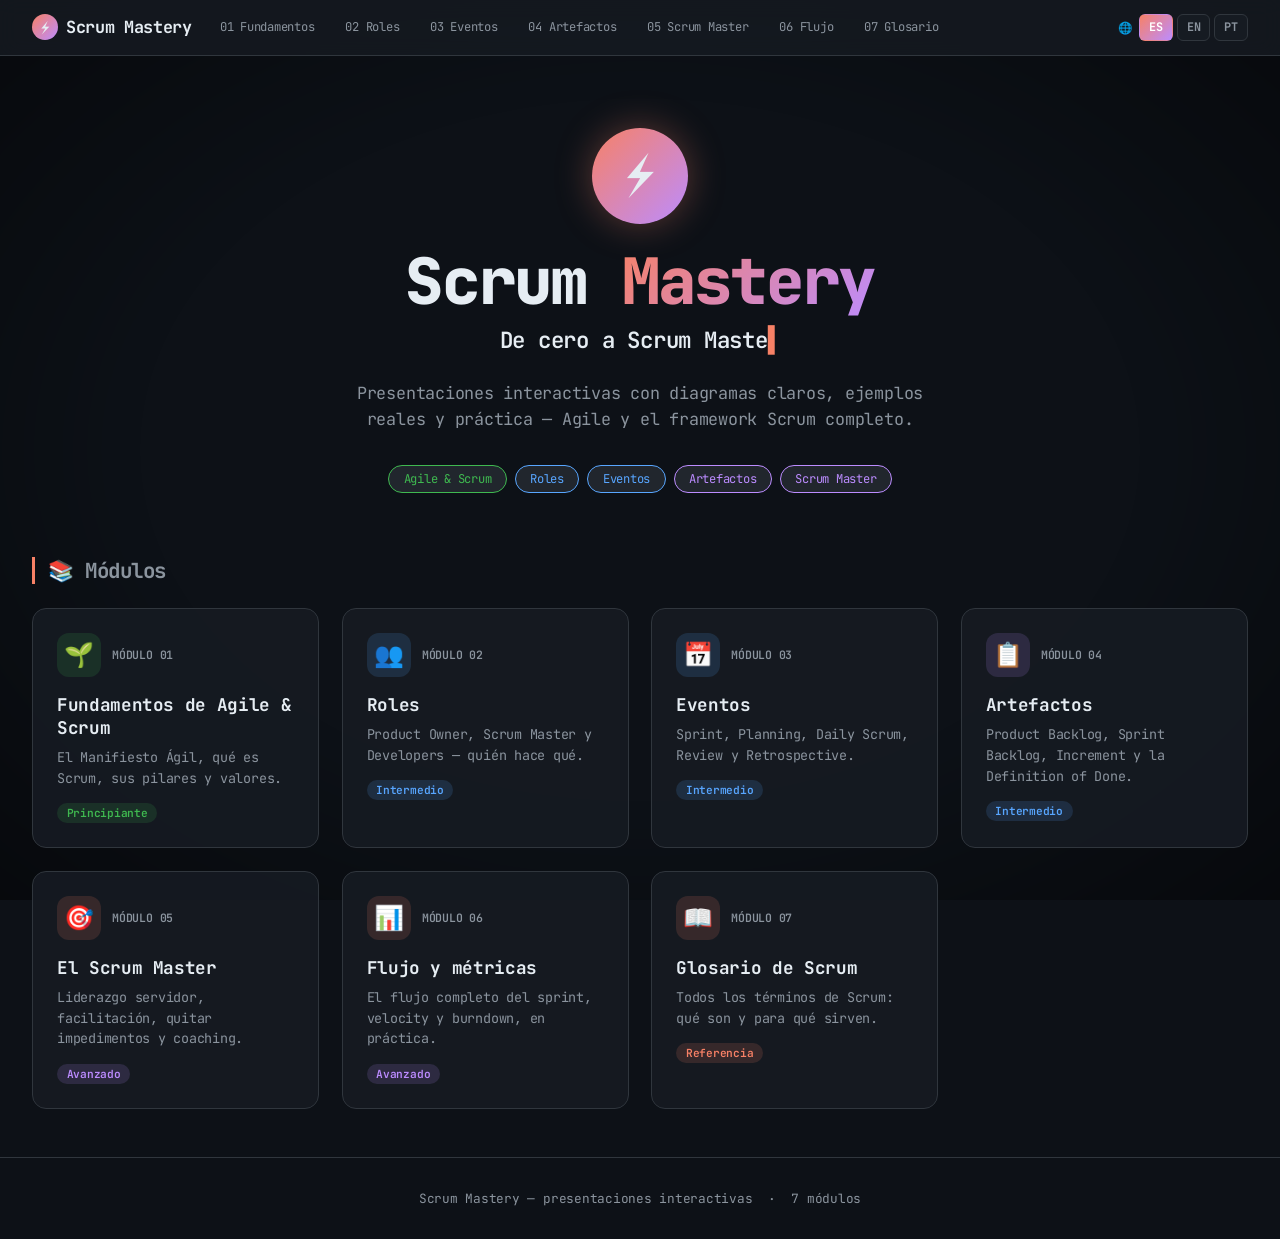
<file: index.html>
<!DOCTYPE html>
<html lang="es">
<head>
<meta charset="UTF-8">
<meta name="viewport" content="width=device-width, initial-scale=1.0">
<title>Scrum Mastery — De Cero a Scrum Master</title>
<link rel="preconnect" href="https://fonts.googleapis.com">
<link rel="preconnect" href="https://fonts.gstatic.com" crossorigin>
<link href="https://fonts.googleapis.com/css2?family=JetBrains+Mono:wght@400;500;600;700;800&display=swap" rel="stylesheet">
<style>
  :root {
    --bg:#0d1117;--bg2:#161b22;--bg3:#21262d;--border:#30363d;
    --text:#e6edf3;--muted:#8b949e;--accent:#f78166;--green:#3fb950;
    --blue:#58a6ff;--purple:#bc8cff;--yellow:#e3b341;--orange:#db6d28;
    --mono:'JetBrains Mono',ui-monospace,monospace;
  }
  * { box-sizing: border-box; margin: 0; padding: 0; }
  html { scroll-behavior: smooth; }
  body { background: var(--bg); color: var(--text); font-family: var(--mono); letter-spacing: -.015em; min-height: 100vh; overflow-x: hidden; }
  #bg-rain { position: fixed; inset: 0; width: 100%; height: 100%; z-index: 0; pointer-events: none; opacity: .5; }
  body::after { content:''; position: fixed; inset: 0; z-index: 2; pointer-events: none; background: radial-gradient(ellipse at center, transparent 55%, rgba(0,0,0,.45) 100%); }

  .topnav { position: sticky; top: 0; z-index: 55; background: rgba(22,27,34,.85); backdrop-filter: blur(10px); border-bottom: 1px solid var(--border); padding: .8rem 2rem; display: flex; align-items: center; gap: 1rem; flex-wrap: wrap; }
  .topnav .brand { font-size: 1.05rem; font-weight: 700; color: var(--text); text-decoration: none; display: flex; align-items: center; gap: .5rem; letter-spacing: -.02em; }
  .topnav .brand .logo { width: 26px; height: 26px; border-radius: 50%; background: linear-gradient(135deg, var(--accent), var(--purple)); display: flex; align-items: center; justify-content: center; font-size: .9rem; }
  .topnav .links { display: flex; gap: .4rem; flex-wrap: wrap; }
  .topnav .links a { color: var(--muted); text-decoration: none; padding: .35rem .7rem; border-radius: 6px; font-size: .76rem; transition: all .2s; border: 1px solid transparent; }
  .topnav .links a:hover { color: var(--blue); border-color: var(--blue); background: rgba(88,166,255,.08); }

  .lang-switch { display: flex; gap: .25rem; margin-left: auto; align-items: center; }
  .lang-switch .lang-label { color: var(--muted); font-size: .72rem; margin-right: .2rem; }
  .lang-switch button { background: var(--bg2); border: 1px solid var(--border); color: var(--muted); padding: .28rem .55rem; border-radius: 6px; cursor: pointer; font-size: .74rem; font-weight: 700; font-family: var(--mono); transition: all .18s; }
  .lang-switch button:hover { border-color: var(--accent); color: var(--text); }
  .lang-switch button.active { background: linear-gradient(135deg, var(--accent), var(--purple)); border-color: transparent; color: #fff; }

  main { position: relative; z-index: 3; }
  .hero { padding: 4.5rem 2rem 3rem; text-align: center; }
  .hero .big-badge { width: 96px; height: 96px; border-radius: 50%; background: linear-gradient(135deg, var(--accent), var(--purple)); display: flex; align-items: center; justify-content: center; font-size: 3rem; margin: 0 auto 1.5rem; box-shadow: 0 0 36px rgba(247,129,102,.35); animation: floaty 5s ease-in-out infinite; }
  @keyframes floaty { 0%,100% { transform: translateY(0); } 50% { transform: translateY(-10px); } }
  .hero h1 { font-size: clamp(2.2rem,6vw,4rem); font-weight: 800; line-height: 1.05; margin-bottom: .6rem; letter-spacing: -.03em; }
  .hero h1 .hl { background: linear-gradient(135deg, var(--accent), var(--purple)); -webkit-background-clip: text; -webkit-text-fill-color: transparent; background-clip: text; }
  .hero .tagline { color: var(--text); font-size: clamp(1rem,2.5vw,1.4rem); font-weight: 600; min-height: 1.6em; }
  .hero .tagline .cursor { color: var(--accent); font-weight: 400; animation: blink 1.05s steps(1) infinite; }
  @keyframes blink { 50% { opacity: 0; } }
  .hero p { color: var(--muted); font-size: 1.05rem; max-width: 600px; margin: 1.2rem auto 2rem; line-height: 1.6; }
  .hero .tags { display: flex; gap: .5rem; justify-content: center; flex-wrap: wrap; }
  .tag { background: var(--bg3); border: 1px solid var(--border); border-radius: 20px; padding: .3rem .9rem; font-size: .76rem; color: var(--muted); }
  .tag.g { border-color: var(--green); color: var(--green); }
  .tag.b { border-color: var(--blue); color: var(--blue); }
  .tag.p { border-color: var(--purple); color: var(--purple); }

  .section-title { padding: 1rem 2rem 0; max-width: 1400px; margin: 0 auto; }
  .section-title h2 { font-size: 1.3rem; color: var(--muted); border-left: 3px solid var(--accent); padding-left: .8rem; letter-spacing: -.02em; }
  .grid { display: grid; grid-template-columns: repeat(auto-fill, minmax(270px,1fr)); gap: 1.4rem; padding: 1.5rem 2rem 2rem; max-width: 1400px; margin: 0 auto; }
  .card { background: rgba(22,27,34,.92); border: 1px solid var(--border); border-radius: 14px; padding: 1.5rem; transition: all .25s; cursor: pointer; text-decoration: none; color: inherit; display: block; position: relative; overflow: hidden; }
  .card::before { content:''; position: absolute; inset: 0; background: linear-gradient(135deg, var(--card-accent,transparent) 0%, transparent 60%); opacity: 0; transition: opacity .3s; }
  .card:hover { transform: translateY(-5px) scale(1.015); box-shadow: 0 14px 40px rgba(0,0,0,.5); border-color: var(--card-border,var(--border)); }
  .card:hover::before { opacity: 1; }
  .card .top { display: flex; align-items: center; gap: .7rem; margin-bottom: 1rem; }
  .card .badge { width: 44px; height: 44px; border-radius: 12px; display: flex; align-items: center; justify-content: center; font-size: 1.5rem; }
  .card .mod { font-size: .72rem; color: var(--muted); font-weight: 600; }
  .card h3 { font-size: 1.1rem; font-weight: 700; margin-bottom: .5rem; letter-spacing: -.02em; }
  .card p { color: var(--muted); font-size: .84rem; line-height: 1.55; }
  .card .level { display: inline-block; margin-top: .9rem; font-size: .7rem; padding: .2rem .6rem; border-radius: 10px; font-weight: 600; }
  .lvl-b { background: rgba(63,185,80,.15); color: var(--green); }
  .lvl-i { background: rgba(88,166,255,.15); color: var(--blue); }
  .lvl-a { background: rgba(188,140,255,.15); color: var(--purple); }
  .lvl-e { background: rgba(247,129,102,.15); color: var(--accent); }

  footer { position: relative; z-index: 3; text-align: center; padding: 2rem; color: var(--muted); font-size: .8rem; border-top: 1px solid var(--border); margin-top: 1rem; }

  @keyframes fadeUp { from { opacity:0; transform: translateY(28px); } to { opacity:1; transform:none; } }
  @keyframes fadeIn { from { opacity:0; } to { opacity:1; } }
  .hero .big-badge { animation: floaty 5s ease-in-out infinite, fadeIn .8s ease both; }
  .hero h1 { animation: fadeUp .7s cubic-bezier(.2,.7,.2,1) both; animation-delay: .1s; }
  .hero .tagline { animation: fadeUp .7s ease both; animation-delay: .25s; }
  .hero p { animation: fadeUp .7s ease both; animation-delay: .35s; }
  .hero .tags { animation: fadeUp .7s ease both; animation-delay: .45s; }
  .section-title h2 { animation: fadeUp .6s ease both; animation-delay: .5s; }
  .card { animation: fadeUp .65s cubic-bezier(.2,.7,.2,1) both; }
  .card:nth-child(1){animation-delay:.55s}.card:nth-child(2){animation-delay:.63s}.card:nth-child(3){animation-delay:.71s}.card:nth-child(4){animation-delay:.79s}.card:nth-child(5){animation-delay:.87s}.card:nth-child(6){animation-delay:.95s}.card:nth-child(7){animation-delay:1.03s}
  footer { animation: fadeIn .8s ease both; animation-delay: 1.1s; }

  @media (max-width: 640px) { .topnav .links { display: none; } }
  @media (prefers-reduced-motion: reduce) { *,*::before,*::after { animation: none !important; transition: none !important; } }
</style>
</head>
<body>

<div class="topnav">
  <a href="index.html" class="brand"><span class="logo">⚡</span>Scrum Mastery</a>
  <div class="links">
    <a href="01-fundamentos.html">01 Fundamentos</a>
    <a href="02-roles.html">02 Roles</a>
    <a href="03-eventos.html">03 Eventos</a>
    <a href="04-artefactos.html">04 Artefactos</a>
    <a href="05-scrum-master.html">05 Scrum Master</a>
    <a href="06-flujo-metricas.html">06 Flujo</a>
    <a href="07-glosario.html">07 Glosario</a>
  </div>
</div>

<main>
<div class="hero">
  <div class="big-badge">⚡</div>
  <h1>Scrum <span class="hl">Mastery</span></h1>
  <div class="tagline"><span id="tw">De cero a Scrum Master</span><span class="cursor">▌</span></div>
  <p data-en="Interactive presentations with clear diagrams, real examples and hands-on practice — Agile and the complete Scrum framework." data-pt="Apresentações interativas com diagramas claros, exemplos reais e prática — Agile e o framework Scrum completo.">Presentaciones interactivas con diagramas claros, ejemplos reales y práctica — Agile y el framework Scrum completo.</p>
  <div class="tags">
    <span class="tag g" data-en="Agile & Scrum" data-pt="Agile & Scrum">Agile & Scrum</span>
    <span class="tag b" data-en="Roles" data-pt="Roles">Roles</span>
    <span class="tag b" data-en="Events" data-pt="Eventos">Eventos</span>
    <span class="tag p" data-en="Artifacts" data-pt="Artefatos">Artefactos</span>
    <span class="tag p" data-en="Scrum Master" data-pt="Scrum Master">Scrum Master</span>
  </div>
</div>

<div class="section-title"><h2 data-en="📚 Modules" data-pt="📚 Módulos">📚 Módulos</h2></div>
<div class="grid">

  <a href="01-fundamentos.html" class="card" style="--card-accent:rgba(63,185,80,.08);--card-border:var(--green);">
    <div class="top"><div class="badge" style="background:rgba(63,185,80,.15)">🌱</div><span class="mod">MÓDULO 01</span></div>
    <h3 data-en="Agile & Scrum fundamentals" data-pt="Fundamentos de Agile & Scrum">Fundamentos de Agile & Scrum</h3>
    <p data-en="The Agile Manifesto, what Scrum is, its pillars and values." data-pt="O Manifesto Ágil, o que é Scrum, seus pilares e valores.">El Manifiesto Ágil, qué es Scrum, sus pilares y valores.</p>
    <span class="level lvl-b" data-en="Beginner" data-pt="Iniciante">Principiante</span>
  </a>

  <a href="02-roles.html" class="card" style="--card-accent:rgba(88,166,255,.08);--card-border:var(--blue);">
    <div class="top"><div class="badge" style="background:rgba(88,166,255,.15)">👥</div><span class="mod">MÓDULO 02</span></div>
    <h3 data-en="Roles" data-pt="Roles">Roles</h3>
    <p data-en="Product Owner, Scrum Master and Developers — who does what." data-pt="Product Owner, Scrum Master e Developers — quem faz o quê.">Product Owner, Scrum Master y Developers — quién hace qué.</p>
    <span class="level lvl-i" data-en="Intermediate" data-pt="Intermediário">Intermedio</span>
  </a>

  <a href="03-eventos.html" class="card" style="--card-accent:rgba(88,166,255,.08);--card-border:var(--blue);">
    <div class="top"><div class="badge" style="background:rgba(88,166,255,.15)">📅</div><span class="mod">MÓDULO 03</span></div>
    <h3 data-en="Events" data-pt="Eventos">Eventos</h3>
    <p data-en="Sprint, Planning, Daily Scrum, Review and Retrospective." data-pt="Sprint, Planning, Daily Scrum, Review e Retrospective.">Sprint, Planning, Daily Scrum, Review y Retrospective.</p>
    <span class="level lvl-i" data-en="Intermediate" data-pt="Intermediário">Intermedio</span>
  </a>

  <a href="04-artefactos.html" class="card" style="--card-accent:rgba(188,140,255,.08);--card-border:var(--purple);">
    <div class="top"><div class="badge" style="background:rgba(188,140,255,.15)">📋</div><span class="mod">MÓDULO 04</span></div>
    <h3 data-en="Artifacts" data-pt="Artefatos">Artefactos</h3>
    <p data-en="Product Backlog, Sprint Backlog, Increment and the Definition of Done." data-pt="Product Backlog, Sprint Backlog, Increment e a Definition of Done.">Product Backlog, Sprint Backlog, Increment y la Definition of Done.</p>
    <span class="level lvl-i" data-en="Intermediate" data-pt="Intermediário">Intermedio</span>
  </a>

  <a href="05-scrum-master.html" class="card" style="--card-accent:rgba(247,129,102,.08);--card-border:var(--accent);">
    <div class="top"><div class="badge" style="background:rgba(247,129,102,.15)">🎯</div><span class="mod">MÓDULO 05</span></div>
    <h3 data-en="The Scrum Master" data-pt="O Scrum Master">El Scrum Master</h3>
    <p data-en="Servant leadership, facilitation, removing impediments and coaching." data-pt="Liderança servidora, facilitação, remoção de impedimentos e coaching.">Liderazgo servidor, facilitación, quitar impedimentos y coaching.</p>
    <span class="level lvl-a" data-en="Advanced" data-pt="Avançado">Avanzado</span>
  </a>

  <a href="06-flujo-metricas.html" class="card" style="--card-accent:rgba(247,129,102,.08);--card-border:var(--accent);">
    <div class="top"><div class="badge" style="background:rgba(247,129,102,.15)">📊</div><span class="mod">MÓDULO 06</span></div>
    <h3 data-en="Flow & metrics" data-pt="Fluxo & métricas">Flujo y métricas</h3>
    <p data-en="The full sprint flow, velocity and burndown charts, in practice." data-pt="O fluxo completo do sprint, velocity e burndown, na prática.">El flujo completo del sprint, velocity y burndown, en práctica.</p>
    <span class="level lvl-a" data-en="Advanced" data-pt="Avançado">Avanzado</span>
  </a>

  <a href="07-glosario.html" class="card" style="--card-accent:rgba(247,129,102,.08);--card-border:var(--accent);">
    <div class="top"><div class="badge" style="background:rgba(247,129,102,.15)">📖</div><span class="mod">MÓDULO 07</span></div>
    <h3 data-en="Scrum glossary" data-pt="Glossário de Scrum">Glosario de Scrum</h3>
    <p data-en="Every Scrum term: what it is and what it's for." data-pt="Todos os termos do Scrum: o que são e para que servem.">Todos los términos de Scrum: qué son y para qué sirven.</p>
    <span class="level lvl-e" data-en="Reference" data-pt="Referência">Referencia</span>
  </a>

</div>
</main>

<footer data-en="Scrum Mastery — interactive presentations · 7 modules" data-pt="Scrum Mastery — apresentações interativas · 7 módulos">Scrum Mastery — presentaciones interactivas &nbsp;·&nbsp; 7 módulos</footer>

<script src="assets/bg.js"></script>
<script src="assets/slides.js"></script>
<script>
(function(){
  var phrases={es:'De cero a Scrum Master',en:'From zero to Scrum Master',pt:'Do zero ao Scrum Master'};
  var order=['es','en','pt'],idx=0,cur='es',el=document.getElementById('tw');
  if(!el)return;
  if(window.matchMedia&&window.matchMedia('(prefers-reduced-motion: reduce)').matches){el.textContent=phrases[document.documentElement.lang]||phrases.es;return;}
  var timer=null;
  function type(t){clearTimeout(timer);var i=0;el.textContent='';(function s(){if(i<=t.length){el.textContent=t.slice(0,i);i++;timer=setTimeout(s,70);}else{timer=setTimeout(erase,1700);}})();}
  function erase(){var t=el.textContent;(function s(){if(t.length){t=t.slice(0,-1);el.textContent=t;timer=setTimeout(s,35);}else{idx=(idx+1)%order.length;cur=order[idx];timer=setTimeout(function(){type(phrases[cur]);},300);}})();}
  function setLang(l){if(phrases[l]){cur=l;idx=order.indexOf(l);type(phrases[l]);}}
  type(phrases[cur]);
  setTimeout(function(){document.querySelectorAll('.lang-switch button[data-lang]').forEach(function(b){b.addEventListener('click',function(){setLang(b.dataset.lang);});});},300);
})();
</script>
</body>
</html>
</file>
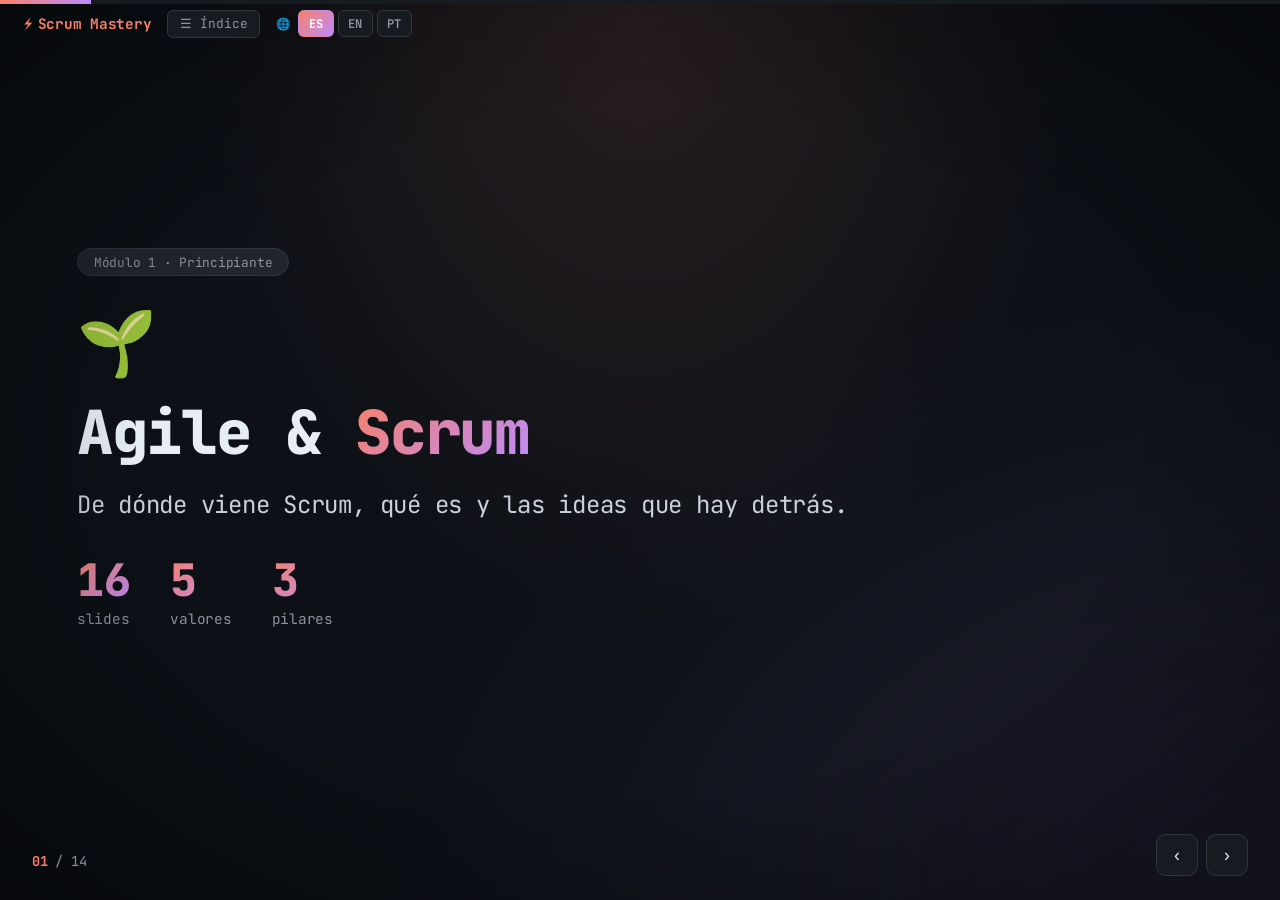
<file: 01-fundamentos.html>
<!DOCTYPE html>
<html lang="es">
<head>
<meta charset="UTF-8">
<meta name="viewport" content="width=device-width, initial-scale=1.0">
<title>Fundamentos de Scrum — Scrum Mastery</title>
<link rel="stylesheet" href="assets/slides.css">
</head>
<body>
<div class="progress-wrap"><div class="progress"></div></div>
<div class="topnav">
  <a href="index.html" class="brand"><span>⚡</span>Scrum Mastery</a>
  <button class="toc-btn" data-nav="toc">☰ Índice</button>
</div>
<div class="counter"><span class="cur">01</span> / 00</div>
<div class="controls">
  <button class="ctrl-btn" data-nav="prev">‹</button>
  <button class="ctrl-btn" data-nav="next">›</button>
</div>
<div class="toc-overlay">
  <button class="toc-close" data-nav="close-toc">✕</button>
  <h2 data-en="Index — Fundamentals" data-pt="Índice — Fundamentos">Índice — Fundamentos</h2>
  <div class="toc-list"></div>
</div>
<div class="deck">

<!-- 1 -->
<section class="slide title-slide" data-title="Fundamentos" data-en-title="Fundamentals" data-pt-title="Fundamentos">
  <span class="badge" data-en="Module 1 · Beginner" data-pt="Módulo 1 · Iniciante">Módulo 1 · Principiante</span>
  <div class="emoji-big">🌱</div>
  <h1 data-en="Agile & <span class='hl'>Scrum</span>" data-pt="Agile & <span class='hl'>Scrum</span>">Agile & <span class="hl">Scrum</span></h1>
  <p class="lead" data-en="Where Scrum comes from, what it is, and the ideas behind it." data-pt="De onde vem o Scrum, o que é e as ideias por trás.">De dónde viene Scrum, qué es y las ideas que hay detrás.</p>
  <div class="stats">
    <div class="stat"><div class="num">16</div><div class="lbl" data-en="slides" data-pt="slides">slides</div></div>
    <div class="stat"><div class="num">5</div><div class="lbl" data-en="values" data-pt="valores">valores</div></div>
    <div class="stat"><div class="num">3</div><div class="lbl" data-en="pillars" data-pt="pilares">pilares</div></div>
  </div>
</section>

<!-- 2 -->
<section class="slide" data-title="¿Qué es Agile?" data-en-title="What is Agile?" data-pt-title="O que é Agile?">
  <div class="slide-num">02</div>
  <div class="kicker" data-en="Before Scrum" data-pt="Antes do Scrum">Antes de Scrum</div>
  <h2 data-en="What is <span class='hl'>Agile</span>?" data-pt="O que é <span class='hl'>Agile</span>?">¿Qué es <span class="hl">Agile</span>?</h2>
  <p data-en="Agile is a mindset for building things in small steps, with constant feedback, instead of planning everything up front." data-pt="Agile é uma mentalidade pra construir em passos pequenos, com feedback constante, em vez de planejar tudo antes.">Agile es una forma de pensar para construir en pasos pequeños, con feedback constante, en vez de planear todo de antemano.</p>
  <div class="cols">
    <div class="card o">
      <div class="card-icon">🗓️</div>
      <h4 data-en="Before (Waterfall)" data-pt="Antes (Waterfall)">Antes (Cascada)</h4>
      <p data-en="Plan everything → build everything → test at the end. Slow, rigid, big risk." data-pt="Planeja tudo → constrói tudo → testa no fim. Lento, rígido, risco grande.">Planea todo → construye todo → prueba al final. Lento, rígido, riesgo grande.</p>
    </div>
    <div class="card g">
      <div class="card-icon">🔄</div>
      <h4 data-en="After (Agile)" data-pt="Depois (Agile)">Después (Agile)</h4>
      <p data-en="Build a little → test → show → repeat. Fast feedback, adapts to change." data-pt="Constrói um pouco → testa → mostra → repete. Feedback rápido, adapta à mudança.">Construye un poco → prueba → muestra → repite. Feedback rápido, se adapta al cambio.</p>
    </div>
  </div>
</section>

<!-- 3 -->
<section class="slide" data-title="El Manifiesto Ágil" data-en-title="The Agile Manifesto" data-pt-title="O Manifesto Ágil">
  <div class="slide-num">03</div>
  <div class="kicker" data-en="2001" data-pt="2001">2001</div>
  <h2 data-en="The <span class='hl'>Agile Manifesto</span>" data-pt="O <span class='hl'>Manifesto Ágil</span>">El <span class="hl">Manifiesto Ágil</span></h2>
  <p data-en="Four values. The left side is valued MORE, not instead of the right." data-pt="Quatro valores. O lado esquerdo é valorizado MAIS, não em vez do direito.">Cuatro valores. Se valora MÁS lo de la izquierda, no en lugar de lo de la derecha.</p>
  <table class="tbl">
    <tr><th data-en="We value (more)" data-pt="Valorizamos (mais)">Valoramos (más)</th><th data-en="over" data-pt="em vez de">sobre</th></tr>
    <tr><td data-en="Individuals and interactions" data-pt="Indivíduos e interações">Individuos e interacciones</td><td data-en="Processes and tools" data-pt="Processos e ferramentas">Procesos y herramientas</td></tr>
    <tr><td data-en="Working software" data-pt="Software funcionando">Software funcionando</td><td data-en="Comprehensive documentation" data-pt="Documentação abrangente">Documentación exhaustiva</td></tr>
    <tr><td data-en="Customer collaboration" data-pt="Colaboração com o cliente">Colaboración con el cliente</td><td data-en="Contract negotiation" data-pt="Negociação de contrato">Negociación de contrato</td></tr>
    <tr><td data-en="Responding to change" data-pt="Responder à mudança">Responder al cambio</td><td data-en="Following a plan" data-pt="Seguir um plano">Seguir un plan</td></tr>
  </table>
  <div class="tip"><span class="tip-label" data-en="Key idea" data-pt="Ideia-chave">Idea clave</span><p data-en="It's not 'no planning'. It's 'plan a little, learn, plan again'." data-pt="Não é 'sem planejamento'. É 'planeja um pouco, aprende, planeja de novo'.">No es 'sin plan'. Es 'planea un poco, aprende, planea otra vez'.</p></div>
</section>

<!-- 4 -->
<section class="slide" data-title="¿Qué es Scrum?" data-en-title="What is Scrum?" data-pt-title="O que é Scrum?">
  <div class="slide-num">04</div>
  <div class="kicker" data-en="The framework" data-pt="O framework">El framework</div>
  <h2 data-en="What is <span class='hl'>Scrum</span>?" data-pt="O que é o <span class='hl'>Scrum</span>?">¿Qué es <span class="hl">Scrum</span>?</h2>
  <p data-en="Scrum is a lightweight framework to solve complex problems and deliver value in short cycles." data-pt="Scrum é um framework leve pra resolver problemas complexos e entregar valor em ciclos curtos.">Scrum es un framework ligero para resolver problemas complejos y entregar valor en ciclos cortos.</p>
  <div class="diagram">
    <div class="node g" data-en="3 Roles" data-pt="3 Roles">3 Roles</div>
    <span class="arrow">+</span>
    <div class="node b" data-en="5 Events" data-pt="5 Eventos">5 Eventos</div>
    <span class="arrow">+</span>
    <div class="node p" data-en="3 Artifacts" data-pt="3 Artefatos">3 Artefactos</div>
    <span class="arrow">=</span>
    <div class="node o" data-en="Scrum" data-pt="Scrum">Scrum</div>
  </div>
  <div class="note"><span class="note-label" data-en="Origin" data-pt="Origem">Origen</span><p data-en="The name comes from rugby: the team advances together, as a unit." data-pt="O nome vem do rúgbi: o time avança junto, como uma unidade.">El nombre viene del rugby: el equipo avanza junto, como una unidad.</p></div>
</section>

<!-- 5 -->
<section class="slide" data-title="Los tres pilares" data-en-title="The three pillars" data-pt-title="Os três pilares">
  <div class="slide-num">05</div>
  <div class="kicker" data-en="Empiricism" data-pt="Empirismo">Empirismo</div>
  <h2 data-en="Scrum's <span class='hl'>three pillars</span>" data-pt="Os <span class='hl'>três pilares</span> do Scrum">Los <span class="hl">tres pilares</span> de Scrum</h2>
  <p data-en="Scrum is built on empiricism: decisions based on reality, not guesses." data-pt="Scrum se baseia no empirismo: decisões na realidade, não em palpites.">Scrum se basa en el empirismo: decisiones sobre la realidad, no en suposiciones.</p>
  <div class="cards" style="max-width:1000px">
    <div class="card g role-card"><div class="role-badge" style="background:rgba(63,185,80,.15)">👁️</div><h4 data-en="Transparency" data-pt="Transparência">Transparencia</h4><p data-en="The process and work are visible to everyone. No hidden information." data-pt="O processo e o trabalho são visíveis a todos. Nada escondido.">El proceso y el trabajo son visibles para todos. Nada oculto.</p></div>
    <div class="card b role-card"><div class="role-badge" style="background:rgba(88,166,255,.15)">🔍</div><h4 data-en="Inspection" data-pt="Inspeção">Inspección</h4><p data-en="Check the work and process often, to spot problems early." data-pt="Inspecione o trabalho e o processo sempre, pra achar problemas cedo.">Revisa el trabajo y el proceso seguido, para detectar problemas temprano.</p></div>
    <div class="card p role-card"><div class="role-badge" style="background:rgba(188,140,255,.15)">🔧</div><h4 data-en="Adaptation" data-pt="Adaptação">Adaptación</h4><p data-en="When something is off, change the process immediately." data-pt="Quando algo está errado, mude o processo já.">Cuando algo va mal, cambia el proceso de inmediato.</p></div>
  </div>
</section>

<!-- 6 -->
<section class="slide" data-title="Los cinco valores" data-en-title="The five values" data-pt-title="Os cinco valores">
  <div class="slide-num">06</div>
  <div class="kicker" data-en="Scrum values" data-pt="Valores do Scrum">Valores de Scrum</div>
  <h2 data-en="Scrum's <span class='hl'>five values</span>" data-pt="Os <span class='hl'>cinco valores</span> do Scrum">Los <span class="hl">cinco valores</span> de Scrum</h2>
  <div class="cards" style="max-width:1100px">
    <div class="card g"><div class="card-icon">🤝</div><h4 data-en="Commitment" data-pt="Compromisso">Compromiso</h4><p data-en="We commit to the team and to the Sprint goal." data-pt="Nos comprometemos com o time e com a meta do Sprint.">Nos comprometemos con el equipo y con la meta del Sprint.</p></div>
    <div class="card b"><div class="card-icon">🎯</div><h4 data-en="Focus" data-pt="Foco">Foco</h4><p data-en="We focus on the Sprint work and the goal." data-pt="Focamos no trabalho do Sprint e na meta.">Nos enfocamos en el trabajo del Sprint y en la meta.</p></div>
    <div class="card p"><div class="card-icon">🚪</div><h4 data-en="Openness" data-pt="Abertura">Apertura</h4><p data-en="We're open about the work and the challenges." data-pt="Somos abertos sobre o trabalho e os desafios.">Somos abiertos sobre el trabajo y los retos.</p></div>
    <div class="card o"><div class="card-icon">🫡</div><h4 data-en="Respect" data-pt="Respeito">Respeto</h4><p data-en="We respect each other as capable, independent people." data-pt="Respeitamos uns aos outros como pessoas capazes e independentes.">Nos respetamos como personas capaces e independientes.</p></div>
    <div class="card" style="border-left:3px solid var(--accent)"><div class="card-icon">🦁</div><h4 data-en="Courage" data-pt="Coragem">Coraje</h4><p data-en="We do the right thing and work on tough problems." data-pt="Fazemos o certo e lidamos com problemas difíceis.">Hacemos lo correcto y afrontamos los problemas difíciles.</p></div>
  </div>
</section>

<!-- 7 -->
<section class="slide" data-title="Iterativo vs incremental" data-en-title="Iterative vs incremental" data-pt-title="Iterativo vs incremental">
  <div class="slide-num">07</div>
  <div class="kicker" data-en="Theory" data-pt="Teoria">Teoría</div>
  <h2 data-en="Iterative <span class='hl'>and</span> incremental" data-pt="Iterativo <span class='hl'>e</span> incremental">Iterativo <span class="hl">e</span> incremental</h2>
  <div class="cols">
    <div class="card b"><div class="card-icon">🔁</div><h4 data-en="Iterative" data-pt="Iterativo">Iterativo</h4><p data-en="Improve the same thing over several cycles." data-pt="Melhora a mesma coisa em vários ciclos.">Mejorar la misma cosa en varios ciclos.</p></div>
    <div class="card g"><div class="card-icon">➕</div><h4 data-en="Incremental" data-pt="Incremental">Incremental</h4><p data-en="Add a bit of value each cycle." data-pt="Add um pouco de valor a cada ciclo.">Añade un poco de valor en cada ciclo.</p></div>
  </div>
  <div class="diagram">
    <div class="node o" data-en="Cycle 1" data-pt="Ciclo 1">Ciclo 1</div><span class="arrow">→</span>
    <div class="node o" data-en="Cycle 2" data-pt="Ciclo 2">Ciclo 2</div><span class="arrow">→</span>
    <div class="node o" data-en="Cycle 3" data-pt="Ciclo 3">Ciclo 3</div><span class="arrow">→</span>
    <div class="node g" data-en="Done product" data-pt="Produto pronto">Producto listo</div>
  </div>
  <p data-en="Each Sprint you both improve (iterate) and add (increment) until the product is done." data-pt="A cada Sprint você melhora (itera) e add (incrementa) até o produto ficar pronto.">En cada Sprint mejoras (iteras) y añades (incrementas) hasta que el producto está listo.</p>
</section>

<!-- 8 -->
<section class="slide" data-title="Scrum vs otros frameworks" data-en-title="Scrum vs other frameworks" data-pt-title="Scrum vs outros frameworks">
  <div class="slide-num">08</div>
  <div class="kicker" data-en="Context" data-pt="Contexto">Contexto</div>
  <h2 data-en="Scrum vs <span class='hl'>Kanban & XP</span>" data-pt="Scrum vs <span class='hl'>Kanban & XP</span>">Scrum vs <span class="hl">Kanban & XP</span></h2>
  <table class="tbl">
    <tr><th></th><th>Scrum</th><th>Kanban</th><th>XP</th></tr>
    <tr><td data-en="Cadence" data-pt="Ritmo">Ritmo</td><td data-en="Fixed Sprints" data-pt="Sprints fixos">Sprints fijos</td><td data-en="Continuous flow" data-pt="Fluxo contínuo">Flujo continuo</td><td data-en="Short iterations" data-pt="Iterações curtas">Iteraciones cortas</td></tr>
    <tr><td data-en="Roles" data-pt="Roles">Roles</td><td data-en="PO, SM, Devs" data-pt="PO, SM, Devs">PO, SM, Devs</td><td data-en="Few, flexible" data-pt="Poucos, flexíveis">Pocos, flexibles</td><td data-en="Customer + team" data-pt="Cliente + time">Cliente + equipo</td></tr>
    <tr><td data-en="Change" data-pt="Mudança">Cambio</td><td data-en="Between Sprints" data-pt="Entre Sprints">Entre Sprints</td><td data-en="Anytime" data-pt="A qualquer hora">En cualquier momento</td><td data-en="Within rules" data-pt="Dentro de regras">Dentro de reglas</td></tr>
    <tr><td data-en="Key metric" data-pt="Métrica-chave">Métrica clave</td><td data-en="Velocity" data-pt="Velocity">Velocity</td><td data-en="Lead/Cycle time" data-pt="Lead/Cycle time">Lead/Cycle time</td><td data-en="Quality/tests" data-pt="Qualidade/testes">Calidad/tests</td></tr>
  </table>
  <div class="note"><span class="note-label" data-en="Practice" data-pt="Prática">Práctica</span><p data-en="They mix well: Scrum + Kanban = Scrumban. Many teams blend pieces." data-pt="Misturam bem: Scrum + Kanban = Scrumban. Muitos times misturam.">Se mezclan bien: Scrum + Kanban = Scrumban. Muchos equipos combinan piezas.</p></div>
</section>

<!-- 9 -->
<section class="slide" data-title="El equipo autoorganizado" data-en-title="The self-managing team" data-pt-title="O time auto-organizado">
  <div class="slide-num">09</div>
  <div class="kicker" data-en="Key principle" data-pt="Princípio-chave">Principio clave</div>
  <h2 data-en="A <span class='hl'>self-managing</span> team" data-pt="Um time <span class='hl'>auto-organizado</span>">Un equipo <span class="hl">autoorganizado</span></h2>
  <ul>
    <li data-en="Decides internally HOW to do the work, not just what.">Decide internamente CÓMO hacer el trabajo, no solo qué.</li>
    <li data-en="No manager assigns tasks; the team pulls work from the Sprint Backlog.">Ningún manager asigna tareas; el equipo toma trabajo del Sprint Backlog.</li>
    <li data-en="Is cross-functional: has all the skills needed to finish.">Es multifuncional: tiene todas las habilidades para terminar.</li>
    <li data-en="Is accountable as a team, not as individuals.">Es responsable como equipo, no como individuos.</li>
  </ul>
  <div class="tip"><span class="tip-label" data-en="Why" data-pt="Por que">Por qué</span><p data-en="People closest to the work make the best decisions. A manager can't see everything." data-pt="Quem está perto do trabalho decide melhor. Um manager não vê tudo.">Quien está cerca del trabajo decide mejor. Un manager no lo ve todo.</p></div>
</section>

<!-- 10 -->
<section class="slide" data-title="Definición de listo (preview)" data-en-title="Done definition (preview)" data-pt-title="Definição de pronto (preview)">
  <div class="slide-num">10</div>
  <div class="kicker" data-en="Preview" data-pt="Preview">Avance</div>
  <h2 data-en="What means <span class='hl'>'Done'</span>?" data-pt="O que é <span class='hl'>'Done'</span>?">¿Qué es <span class="hl">'Done'</span>?</h2>
  <p data-en="A shared, written list of what a piece of work must meet to be considered finished." data-pt="Uma lista compartilhada e escrita do que um trabalho precisa pra ser considerado pronto.">Una lista compartida y escrita de lo que un trabajo debe cumplir para considerarse terminado.</p>
  <div class="code-block">
    <div class="code-header"><div class="dots"><span></span><span></span><span></span></div><span data-en="Definition of Done example" data-pt="Exemplo de Definition of Done">Ejemplo de Definition of Done</span></div>
    <pre><span class="c"># Un item está 'Done' cuando:</span>
- <span class="t">código</span> revisado por otro (peer review)
- <span class="t">tests</span> pasan y la cobertura no baja
- <span class="t">documentación</span> actualizada
- <span class="t">desplegado</span> en staging y verificado
- <span class="t">sin</span> bugs conocidos críticos</pre>
  </div>
  <div class="note"><span class="note-label" data-en="Without DoD" data-pt="Sem DoD">Sin DoD</span><p data-en='"Done' means something different to each person. Quality drifts.">"Done" significa algo distinto para cada persona. La calidad se pierde.</p></div>
</section>

<!-- 11 -->
<section class="slide" data-title="Resumen" data-en-title="Summary" data-pt-title="Resumo">
  <div class="slide-num">11</div>
  <div class="kicker" data-en="Summary" data-pt="Resumo">Resumen</div>
  <h2 data-en="<span class='hl'>Agile & Scrum</span> in one breath" data-pt="<span class='hl'>Agile & Scrum</span> em uma respiração"><span class="hl">Agile & Scrum</span> en una respiración</h2>
  <ul>
    <li data-en="<strong>Agile</strong>: build in small steps with feedback."><strong>Agile</strong>: construye en pasos pequeños con feedback.</li>
    <li data-en="<strong>Scrum</strong>: the framework — 3 roles, 5 events, 3 artifacts."><strong>Scrum</strong>: el framework — 3 roles, 5 eventos, 3 artefactos.</li>
    <li data-en="<strong>3 pillars</strong>: transparency, inspection, adaptation."><strong>3 pilares</strong>: transparencia, inspección, adaptación.</li>
    <li data-en="<strong>5 values</strong>: commitment, focus, openness, respect, courage."><strong>5 valores</strong>: compromiso, foco, apertura, respeto, coraje.</li>
    <li data-en="<strong>Self-managing</strong>, cross-functional team."><strong>Equipo autoorganizado</strong> y multifuncional.</li>
  </ul>
</section>

<!-- 12 -->
<section class="slide" data-title="Errores comunes" data-en-title="Common mistakes" data-pt-title="Erros comuns">
  <div class="slide-num">12</div>
  <div class="kicker" data-en="Traps" data-pt="Armadilhas">Trampas</div>
  <h2 data-en="Common <span class='hl'>mistakes</span>" data-pt="Erros <span class='hl'>comuns</span>">Errores <span class="hl">comunes</span></h2>
  <div class="cards" style="max-width:1100px">
    <div class="card o"><div class="card-icon">📋</div><h4 data-en="Scrum = meetings" data-pt="Scrum = reuniões">Scrum = reuniones</h4><p data-en="Scrum is about delivering value, not filling calendars." data-pt="Scrum é entregar valor, não encher calendário.">Scrum trata de entregar valor, no de llenar calendarios.</p></div>
    <div class="card o"><div class="card-icon">🎩</div><h4 data-en="Scrum Master = boss" data-pt="Scrum Master = chefe">Scrum Master = jefe</h4><p data-en="The SM serves and facilitates; doesn't command." data-pt="O SM serve e facilita; não comanda.">El SM sirve y facilita; no manda.</p></div>
    <div class="card o"><div class="card-icon">🏃</div><h4 data-en="Sprints = rushing" data-pt="Sprints = correr">Sprints = correr</h4><p data-en="A Sprint is a container, not a speed. Quality matters." data-pt="Sprint é um contêiner, não velocidade. Qualidade importa.">Un Sprint es un contenedor, no una velocidad. La calidad importa.</p></div>
  </div>
</section>

<!-- 13 -->
<section class="slide" data-title="Checklist" data-en-title="Checklist" data-pt-title="Checklist">
  <div class="slide-num">13</div>
  <div class="kicker" data-en="Checklist" data-pt="Checklist">Checklist</div>
  <h2 data-en="Fundamentals <span class='hl'>checklist</span>" data-pt="Checklist de <span class='hl'>fundamentos</span>">Checklist de <span class="hl">fundamentos</span></h2>
  <ul class="checklist">
    <li class="done" data-en="Know the 4 agile values">Conozco los 4 valores ágiles</li>
    <li class="done" data-en="Explain what Scrum is in one line">Explico qué es Scrum en una línea</li>
    <li class="done" data-en="Name the 3 pillars">Nombro los 3 pilares</li>
    <li class="done" data-en="Name the 5 values">Nombro los 5 valores</li>
    <li class="done" data-en="Understand a self-managing team">Entiendo un equipo autoorganizado</li>
    <li class="done" data-en="Know what a Definition of Done is">Sé qué es una Definition of Done</li>
  </ul>
</section>

<!-- 14 -->
<section class="slide title-slide" data-title="Siguiente: Roles" data-en-title="Next: Roles" data-pt-title="Próximo: Roles">
  <div class="emoji-big">👥</div>
  <h2 data-en="Now the <span class='hl'>roles</span>" data-pt="Agora os <span class='hl'>roles</span>">Ahora los <span class="hl">roles</span></h2>
  <p class="lead" data-en="Product Owner, Scrum Master and Developers — who does what." data-pt="Product Owner, Scrum Master e Developers — quem faz o quê.">Product Owner, Scrum Master y Developers — quién hace qué.</p>
  <div class="cards" style="max-width:700px">
    <a href="02-roles.html" class="card b" style="text-decoration:none;color:inherit"><div class="card-icon">👥</div><h4 data-en="Module 2: Roles" data-pt="Módulo 2: Roles">Módulo 2: Roles</h4><p data-en="PO, Scrum Master, Developers" data-pt="PO, Scrum Master, Developers">PO, Scrum Master, Developers</p></a>
    <a href="index.html" class="card" style="text-decoration:none;color:inherit"><div class="card-icon">🏠</div><h4 data-en="Back to start" data-pt="Voltar ao início">Volver al inicio</h4><p data-en="Full index" data-pt="Índice completo">Índice completo</p></a>
  </div>
</section>

</div>
<script src="assets/bg.js"></script>
<script src="assets/slides.js"></script>
</body>
</html>
</file>
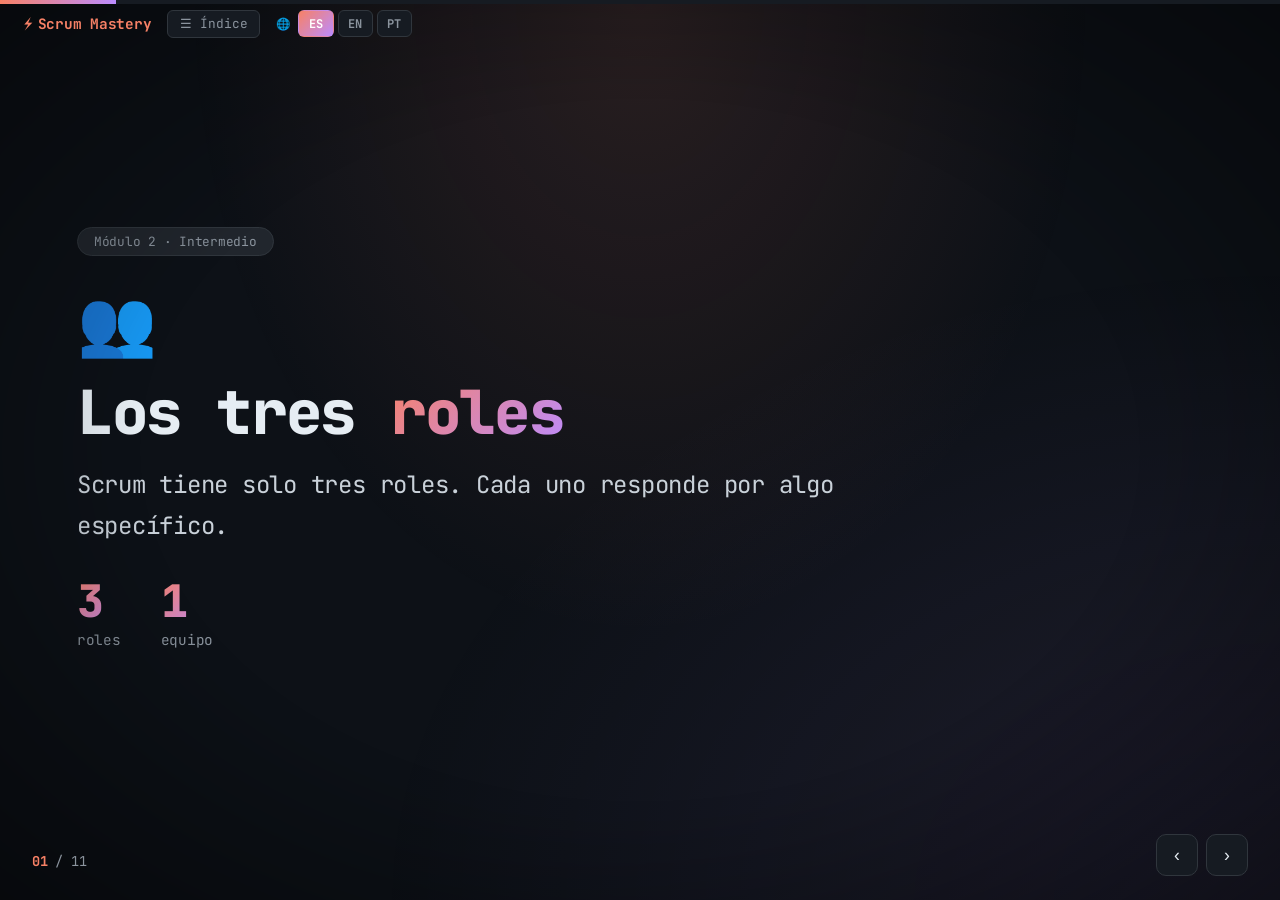
<file: 02-roles.html>
<!DOCTYPE html>
<html lang="es">
<head>
<meta charset="UTF-8">
<meta name="viewport" content="width=device-width, initial-scale=1.0">
<title>Roles — Scrum Mastery</title>
<link rel="stylesheet" href="assets/slides.css">
</head>
<body>
<div class="progress-wrap"><div class="progress"></div></div>
<div class="topnav">
  <a href="index.html" class="brand"><span>⚡</span>Scrum Mastery</a>
  <button class="toc-btn" data-nav="toc">☰ Índice</button>
</div>
<div class="counter"><span class="cur">01</span> / 00</div>
<div class="controls">
  <button class="ctrl-btn" data-nav="prev">‹</button>
  <button class="ctrl-btn" data-nav="next">›</button>
</div>
<div class="toc-overlay">
  <button class="toc-close" data-nav="close-toc">✕</button>
  <h2 data-en="Index — Roles" data-pt="Índice — Roles">Índice — Roles</h2>
  <div class="toc-list"></div>
</div>
<div class="deck">

<!-- 1 -->
<section class="slide title-slide" data-title="Roles" data-en-title="Roles" data-pt-title="Roles">
  <span class="badge" data-en="Module 2 · Intermediate" data-pt="Módulo 2 · Intermédio">Módulo 2 · Intermedio</span>
  <div class="emoji-big">👥</div>
  <h1 data-en="The three <span class='hl'>roles</span>" data-pt="Os três <span class='hl'>roles</span>">Los tres <span class="hl">roles</span></h1>
  <p class="lead" data-en="Scrum has only three roles. Each is accountable for something specific." data-pt="Scrum tem só três roles. Cada um é responsável por algo específico.">Scrum tiene solo tres roles. Cada uno responde por algo específico.</p>
  <div class="stats">
    <div class="stat"><div class="num">3</div><div class="lbl" data-en="roles" data-pt="roles">roles</div></div>
    <div class="stat"><div class="num">1</div><div class="lbl" data-en="team" data-pt="time">equipo</div></div>
  </div>
</section>

<!-- 2 -->
<section class="slide" data-title="Vista general" data-en-title="Overview" data-pt-title="Visão geral">
  <div class="slide-num">02</div>
  <div class="kicker" data-en="Overview" data-pt="Visão geral">Vista general</div>
  <h2 data-en="The three <span class='hl'>accountabilities</span>" data-pt="As três <span class='hl'>responsabilidades</span>">Las tres <span class="hl">responsabilidades</span></h2>
  <div class="cards" style="max-width:1100px">
    <div class="card g role-card"><div class="role-badge" style="background:rgba(63,185,80,.15)">🎯</div><h4 data-en="Product Owner" data-pt="Product Owner">Product Owner</h4><p data-en="Accountable for maximizing value and managing the Product Backlog." data-pt="Responsável por maximizar valor e gerenciar o Product Backlog.">Responsable de maximizar el valor y gestionar el Product Backlog.</p></div>
    <div class="card p role-card"><div class="role-badge" style="background:rgba(188,140,255,.15)">🛡️</div><h4 data-en="Scrum Master" data-pt="Scrum Master">Scrum Master</h4><p data-en="Accountable for Scrum being understood and effective." data-pt="Responsável por o Scrum ser entendido e eficaz.">Responsable de que Scrum se entienda y sea eficaz.</p></div>
    <div class="card b role-card"><div class="role-badge" style="background:rgba(88,166,255,.15)">⚙️</div><h4 data-en="Developers" data-pt="Developers">Developers</h4><p data-en="Accountable for creating a usable Increment each Sprint." data-pt="Responsáveis por criar um Increment usável a cada Sprint.">Responsables de crear un Increment utilizable cada Sprint.</p></div>
  </div>
  <div class="note"><span class="note-label" data-en="One team" data-pt="Um time">Un equipo</span><p data-en="All three together form ONE Scrum Team (max 10 people, usually 3-8)." data-pt="Os três juntos formam UM Scrum Team (máx 10 pessoas, geralmente 3-8).">Los tres juntos forman UN Scrum Team (máx 10 personas, suele ser 3-8).</p></div>
</section>

<!-- 3 -->
<section class="slide" data-title="Product Owner" data-en-title="Product Owner" data-pt-title="Product Owner">
  <div class="slide-num">03</div>
  <div class="kicker" data-en="Role 1" data-pt="Role 1">Rol 1</div>
  <h2><span class="hl">Product Owner</span> <span class="muted">(PO)</span></h2>
  <p data-en="The PO is one person, not a committee. They decide WHAT to build to maximize value." data-pt="O PO é uma pessoa, não um comitê. Decide O QUE construir pra maximizar valor.">El PO es una persona, no un comité. Decide QUÉ construir para maximizar valor.</p>
  <ul>
    <li data-en="Owns and orders the Product Backlog.">Es dueño y ordena el Product Backlog.</li>
    <li data-en="Makes the Product Goal visible and clear.">Hace la meta del producto visible y clara.</li>
    <li data-en="Answers the Developers' questions about the work.">Responde las dudas de los Developers sobre el trabajo.</li>
    <li data-en="Decides when to release.">Decide cuándo liberar.</li>
    <li data-en="Is accountable for the value delivered, alone.">Es responsable, en solitario, del valor entregado.</li>
  </ul>
  <div class="tip"><span class="tip-label" data-en="Practice" data-pt="Prática">Práctica</span><p data-en="The PO can delegate writing items, but the decision stays theirs. Never split the role into 'business PO + technical PO'." data-pt="O PO pode delegar a escrita, mas a decisão é dele. Nunca dividir em 'PO de negócio + PO técnico'.">El PO puede delegar escribir items, pero la decisión es suya. Nunca dividir el rol en 'PO de negocio + PO técnico'.</p></div>
</section>

<!-- 4 -->
<section class="slide" data-title="Scrum Master" data-en-title="Scrum Master" data-pt-title="Scrum Master">
  <div class="slide-num">04</div>
  <div class="kicker" data-en="Role 2" data-pt="Role 2">Rol 2</div>
  <h2><span class="hl">Scrum Master</span> <span class="muted">(SM)</span></h2>
  <p data-en="The SM is a true leader who serves the team and the whole organization, making Scrum work." data-pt="O SM é um líder que serve o time e a organização, fazendo o Scrum funcionar.">El SM es un líder verdadero que sirve al equipo y a la organización, haciendo que Scrum funcione.</p>
  <ul>
    <li data-en="Coaches the team in self-management.">Coachea al equipo en autogestión.</li>
    <li data-en="Helps everyone understand Scrum theory and practice.">Ayuda a todos a entender la teoría y práctica de Scrum.</li>
    <li data-en="Removes impediments blocking the team.">Quita los impedimentos que bloquean al equipo.</li>
    <li data-en="Facilitates the events when needed (or asks someone else).">Facilita los eventos cuando hace falta (o pide a otro).</li>
    <li data-en="Works with the PO on backlog techniques.">Trabaja con el PO en técnicas de backlog.</li>
  </ul>
  <div class="note"><span class="note-label" data-en="Not a boss" data-pt="Não é chefe">No es jefe</span><p data-en="The SM has no authority over the team's work. Their power is influence and expertise." data-pt="O SM não tem autoridade sobre o trabalho do time. Seu poder é influência e especialidade.">El SM no tiene autoridad sobre el trabajo del equipo. Su poder es la influencia y el saber.</p></div>
</section>

<!-- 5 -->
<section class="slide" data-title="Developers" data-en-title="Developers" data-pt-title="Developers">
  <div class="slide-num">05</div>
  <div class="kicker" data-en="Role 3" data-pt="Role 3">Rol 3</div>
  <h2><span class="hl">Developers</span></h2>
  <p data-en="'Developer' means anyone creating the Increment — programmers, designers, testers, writers…" data-pt="'Developer' é qualquer um que cria o Increment — programadores, designers, testers, escritores…">"Developer" es cualquiera que crea el Increment — programadores, diseñadores, testers, escritores…</p>
  <ul>
    <li data-en="Create a usable Increment every Sprint.">Crean un Increment utilizable cada Sprint.</li>
    <li data-en="Plan the Sprint together (Sprint Planning).">Planifican el Sprint juntos (Sprint Planning).</li>
    <li data-en="Hold each other accountable as professionals.">Se hacen responsables unos de otros como profesionales.</li>
    <li data-en="Own the Sprint Backlog and the Definition of Done.">Son dueños del Sprint Backlog y de la Definition of Done.</li>
    <li data-en="Are cross-functional: together they have all skills.">Son multifuncionales: juntos tienen todas las habilidades.</li>
  </ul>
  <div class="tip"><span class="tip-label" data-en="Size" data-pt="Tamanho">Tamaño</span><p data-en="Small enough to stay nimble, large enough to do big work in a Sprint. Typically 3-8, never more than 10." data-pt="Pequeno pra ser ágil, grande pra fazer trabalho grande num Sprint. Tipicamente 3-8, nunca mais que 10.">Pequeño para ser ágil, grande para hacer trabajo grande en un Sprint. Suele ser 3-8, nunca más de 10.</p></div>
</section>

<!-- 6 -->
<section class="slide" data-title="Responsabilidades por rol" data-en-title="Responsibilities by role" data-pt-title="Responsabilidades por role">
  <div class="slide-num">06</div>
  <div class="kicker" data-en="At a glance" data-pt="Num olhar">De un vistazo</div>
  <h2 data-en="Who does <span class='hl'>what</span>" data-pt="Quem faz <span class='hl'>o quê</span>">Quién hace <span class="hl">qué</span></h2>
  <table class="tbl">
    <tr><th data-en="Activity" data-pt="Atividade">Actividad</th><th data-en="PO" data-pt="PO">PO</th><th data-en="SM" data-pt="SM">SM</th><th data-en="Devs" data-pt="Devs">Devs</th></tr>
    <tr><td data-en="Product Backlog" data-pt="Product Backlog">Product Backlog</td><td data-en="Owner" data-pt="Dono">Dueño</td><td data-en="Coach" data-pt="Coach">Coach</td><td data-en="Help order" data-pt="Ajudam a ordenar">Ayudan a ordenar</td></tr>
    <tr><td data-en="Sprint Backlog" data-pt="Sprint Backlog">Sprint Backlog</td><td>—</td><td data-en="Facilitates" data-pt="Facilita">Facilita</td><td data-en="Owner" data-pt="Dono">Dueño</td></tr>
    <tr><td data-en="Increment" data-pt="Increment">Increment</td><td data-en="Accepts" data-pt="Aceita">Acepta</td><td>—</td><td data-en="Builds" data-pt="Constroem">Construyen</td></tr>
    <tr><td data-en="Definition of Done" data-pt="Definition of Done">Definition of Done</td><td data-en="Agrees" data-pt="Concorda">Acuerda</td><td data-en="Facilitates" data-pt="Facilita">Facilita</td><td data-en="Owner" data-pt="Dono">Dueño</td></tr>
    <tr><td data-en="Process" data-pt="Processo">Proceso</td><td>—</td><td data-en="Owner" data-pt="Dono">Dueño</td><td data-en="Improves" data-pt="Melhoram">Mejoran</td></tr>
  </table>
</section>

<!-- 7 -->
<section class="slide" data-title="Servicio a cada quien" data-en-title="Who the SM serves" data-pt-title="Quem o SM serve">
  <div class="slide-num">07</div>
  <div class="kicker" data-en="Scrum Master serves…" data-pt="O Scrum Master serve…">El Scrum Master sirve a…</div>
  <h2>The SM <span class="hl">serves</span></h2>
  <div class="cards" style="max-width:1100px">
    <div class="card b"><div class="card-icon">⚙️</div><h4 data-en="…the Developers" data-pt="…os Developers">…a los Developers</h4><p data-en="Coaching, self-management, removing impediments, facilitating events." data-pt="Coaching, autogestão, remover impedimentos, facilitar eventos.">Coaching, autogestión, quitar impedimentos, facilitar eventos.</p></div>
    <div class="card g"><div class="card-icon">🎯</div><h4 data-en="…the Product Owner" data-pt="…o Product Owner">…al Product Owner</h4><p data-en="Helping goal-setting, backlog techniques, empirical product planning." data-pt="Ajudando a definir metas, técnicas de backlog, planejamento empírico.">Ayudando a fijar metas, técnicas de backlog, planificación empírica.</p></div>
    <div class="card p"><div class="card-icon">🏢</div><h4 data-en="…the organization" data-pt="…a organização">…a la organización</h4><p data-en="Leading training, planning Scrum rollouts, removing barriers." data-pt="Liderando treinos, planejar rollouts do Scrum, remover barreiras.">Liderando formación, planificar adopción de Scrum, quitar barreras.</p></div>
  </div>
</section>

<!-- 8 -->
<section class="slide" data-title="SM vs Project Manager" data-en-title="SM vs Project Manager" data-pt-title="SM vs Project Manager">
  <div class="slide-num">08</div>
  <div class="kicker" data-en="Common confusion" data-pt="Confusão comum">Confusión común</div>
  <h2>Scrum Master <span class="hl">≠</span> Project Manager</h2>
  <table class="tbl">
    <tr><th></th><th data-en="Scrum Master" data-pt="Scrum Master">Scrum Master</th><th data-en="Project Manager" data-pt="Project Manager">Project Manager</th></tr>
    <tr><td data-en="Authority" data-pt="Autoridade">Autoridad</td><td data-en="Influence, no command" data-pt="Influência, sem comando">Influencia, sin mandar</td><td data-en="Directs the team" data-pt="Comanda o time">Dirige al equipo</td></tr>
    <tr><td data-en="Focus" data-pt="Foco">Foco</td><td data-en="Process &amp; team" data-pt="Processo & time">Proceso y equipo</td><td data-en="Plan &amp; delivery" data-pt="Plano & entrega">Plan y entrega</td></tr>
    <tr><td data-en="Assigns tasks?" data-pt="Atribui tarefas?">¿Asigna tareas?</td><td data-en="No" data-pt="Não">No</td><td data-en="Yes" data-pt="Sim">Sí</td></tr>
    <tr><td data-en="Reports status?" data-pt="Reporta status?">¿Reporta status?</td><td data-en="Helps visualize" data-pt="Ajuda a visualizar">Ayuda a visualizar</td><td data-en="Owns reports" data-pt="Dono dos relatórios">Dueño de informes</td></tr>
  </table>
</section>

<!-- 9 -->
<section class="slide" data-title="Errores con roles" data-en-title="Role mistakes" data-pt-title="Erros de roles">
  <div class="slide-num">09</div>
  <div class="kicker" data-en="Traps" data-pt="Armadilhas">Trampas</div>
  <h2 data-en="Common <span class='hl'>role mistakes</span>" data-pt="Erros comuns de <span class='hl'>roles</span>">Errores <span class="hl">comunes</span> de roles</h2>
  <div class="cards" style="max-width:1100px">
    <div class="card o"><div class="card-icon">👥👥</div><h4 data-en="Two POs" data-pt="Dois POs">Dos POs</h4><p data-en="Splitting the role dilutes accountability. One PO, one backlog." data-pt="Dividir o role dilui a responsabilidade. Um PO, um backlog.">Dividir el rol diluye la responsabilidad. Un PO, un backlog.</p></div>
    <div class="card o"><div class="card-icon">🧑‍💼</div><h4 data-en="SM as task manager" data-pt="SM como gerente de tarefas">SM como gestor de tareas</h4><p data-en="If the SM assigns tasks, the team stops self-managing." data-pt="Se o SM atribui tarefas, o time para de se auto-organizar.">Si el SM asigna tareas, el equipo deja de autoorganizarse.</p></div>
    <div class="card o"><div class="card-icon">🏝️</div><h4 data-en="Devs as silos" data-pt="Devs em silos">Devs en silos</h4><p data-en="One dev = one specialty = bottlenecks. Cross-train instead." data-pt="Um dev = uma especialidade = gargalo. Cruze treinos.">Un dev = una especialidad = cuellos de botella. Cruza entrenamiento.</p></div>
  </div>
</section>

<!-- 10 -->
<section class="slide" data-title="Resumen de roles" data-en-title="Roles summary" data-pt-title="Resumo de roles">
  <div class="slide-num">10</div>
  <div class="kicker" data-en="Summary" data-pt="Resumo">Resumen</div>
  <h2 data-en="Roles <span class='hl'>at a glance</span>" data-pt="Roles <span class='hl'>num olhar</span>">Roles <span class="hl">de un vistazo</span></h2>
  <table class="tbl">
    <tr><th data-en="Role" data-pt="Role">Rol</th><th data-en="Accountable for" data-pt="Responsável por">Responde por</th><th data-en="Cares most about" data-pt="Mais se importa com">Le importa más</th></tr>
    <tr><td data-en="Product Owner" data-pt="Product Owner">Product Owner</td><td data-en="Value + backlog" data-pt="Valor + backlog">Valor + backlog</td><td data-en="What to build & order" data-pt="O que construir e ordem">Qué construir y orden</td></tr>
    <tr><td data-en="Scrum Master" data-pt="Scrum Master">Scrum Master</td><td data-en="Scrum working" data-pt="Scrum funcionando">Que Scrum funcione</td><td data-en="Process &amp; people" data-pt="Processo & pessoas">Proceso y personas</td></tr>
    <tr><td data-en="Developers" data-pt="Developers">Developers</td><td data-en="The Increment" data-pt="O Increment">El Increment</td><td data-en="How to build it well" data-pt="Como construir bem">Cómo construirlo bien</td></tr>
  </table>
</section>

<!-- 11 -->
<section class="slide title-slide" data-title="Siguiente: Eventos" data-en-title="Next: Events" data-pt-title="Próximo: Eventos">
  <div class="emoji-big">📅</div>
  <h2 data-en="Now the <span class='hl'>events</span>" data-pt="Agora os <span class='hl'>eventos</span>">Ahora los <span class="hl">eventos</span></h2>
  <p class="lead" data-en="The Sprint and its four meetings: Planning, Daily, Review, Retrospective." data-pt="O Sprint e suas quatro reuniões: Planning, Daily, Review, Retrospective.">El Sprint y sus cuatro reuniones: Planning, Daily, Review, Retrospective.</p>
  <div class="cards" style="max-width:700px">
    <a href="03-eventos.html" class="card b" style="text-decoration:none;color:inherit"><div class="card-icon">📅</div><h4 data-en="Module 3: Events" data-pt="Módulo 3: Eventos">Módulo 3: Eventos</h4><p data-en="Sprint, Planning, Daily, Review, Retro" data-pt="Sprint, Planning, Daily, Review, Retro">Sprint, Planning, Daily, Review, Retro</p></a>
    <a href="index.html" class="card" style="text-decoration:none;color:inherit"><div class="card-icon">🏠</div><h4 data-en="Back to start" data-pt="Voltar ao início">Volver al inicio</h4><p data-en="Full index" data-pt="Índice completo">Índice completo</p></a>
  </div>
</section>

</div>
<script src="assets/bg.js"></script>
<script src="assets/slides.js"></script>
</body>
</html>
</file>
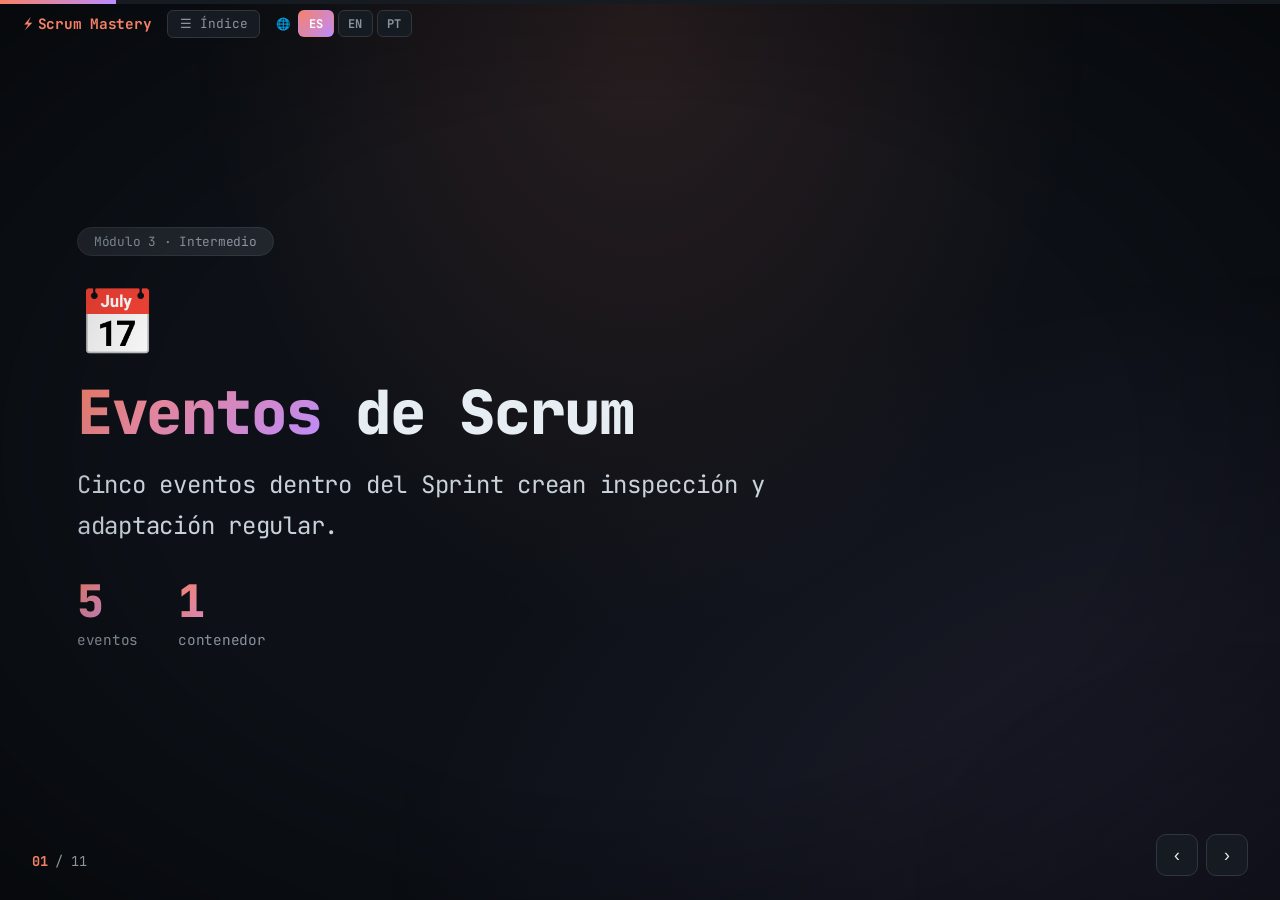
<file: 03-eventos.html>
<!DOCTYPE html>
<html lang="es">
<head>
<meta charset="UTF-8">
<meta name="viewport" content="width=device-width, initial-scale=1.0">
<title>Eventos — Scrum Mastery</title>
<link rel="stylesheet" href="assets/slides.css">
</head>
<body>
<div class="progress-wrap"><div class="progress"></div></div>
<div class="topnav">
  <a href="index.html" class="brand"><span>⚡</span>Scrum Mastery</a>
  <button class="toc-btn" data-nav="toc">☰ Índice</button>
</div>
<div class="counter"><span class="cur">01</span> / 00</div>
<div class="controls">
  <button class="ctrl-btn" data-nav="prev">‹</button>
  <button class="ctrl-btn" data-nav="next">›</button>
</div>
<div class="toc-overlay">
  <button class="toc-close" data-nav="close-toc">✕</button>
  <h2 data-en="Index — Events" data-pt="Índice — Eventos">Índice — Eventos</h2>
  <div class="toc-list"></div>
</div>
<div class="deck">

<!-- 1 -->
<section class="slide title-slide" data-title="Eventos" data-en-title="Events" data-pt-title="Eventos">
  <span class="badge" data-en="Module 3 · Intermediate" data-pt="Módulo 3 · Intermédio">Módulo 3 · Intermedio</span>
  <div class="emoji-big">📅</div>
  <h1 data-en="Scrum <span class='hl'>events</span>" data-pt="<span class='hl'>Eventos</span> do Scrum"><span class="hl">Eventos</span> de Scrum</h1>
  <p class="lead" data-en="Five events inside the Sprint create regular inspection and adaptation." data-pt="Cinco eventos dentro do Sprint criam inspeção e adaptação regular.">Cinco eventos dentro del Sprint crean inspección y adaptación regular.</p>
  <div class="stats">
    <div class="stat"><div class="num">5</div><div class="lbl" data-en="events" data-pt="eventos">eventos</div></div>
    <div class="stat"><div class="num">1</div><div class="lbl" data-en="container" data-pt="contêiner">contenedor</div></div>
  </div>
</section>

<!-- 2 -->
<section class="slide" data-title="El ciclo del Sprint" data-en-title="The Sprint cycle" data-pt-title="O ciclo do Sprint">
  <div class="slide-num">02</div>
  <div class="kicker" data-en="The big picture" data-pt="O quadro geral">El panorama</div>
  <h2 data-en="The <span class='hl'>Sprint cycle</span>" data-pt="O <span class='hl'>ciclo do Sprint</span>">El <span class="hl">ciclo del Sprint</span></h2>
  <p data-en="The Sprint is the container. Inside it: Planning → work + Daily → Review → Retrospective → next Sprint." data-pt="O Sprint é o contêiner. Dentro: Planning → trabalho + Daily → Review → Retrospective → próximo Sprint.">El Sprint es el contenedor. Dentro: Planning → trabajo + Daily → Review → Retrospective → próximo Sprint.</p>
  <div class="chart">
    <div class="chart-title">Sprint cycle (e.g. 2 weeks)</div>
    <svg viewBox="0 0 520 200" xmlns="http://www.w3.org/2000/svg">
      <defs><marker id="arr" markerWidth="8" markerHeight="8" refX="6" refY="4" orient="auto"><path d="M0,0 L8,4 L0,8 z" fill="#8b949e"/></marker></defs>
      <rect x="10" y="20" width="500" height="160" rx="14" fill="none" stroke="#30363d" stroke-dasharray="6 5"/>
      <text x="260" y="14" text-anchor="middle" fill="#8b949e" font-family="JetBrains Mono,monospace" font-size="11">SPRINT</text>
      <!-- nodes -->
      <g><rect x="30" y="45" width="130" height="40" rx="20" fill="#161b22" stroke="#3fb950"/><text x="95" y="70" text-anchor="middle" fill="#3fb950" font-family="JetBrains Mono,monospace" font-size="12" font-weight="700">Planning</text></g>
      <g><rect x="195" y="45" width="130" height="40" rx="20" fill="#161b22" stroke="#58a6ff"/><text x="260" y="70" text-anchor="middle" fill="#58a6ff" font-family="JetBrains Mono,monospace" font-size="12" font-weight="700">Work + Daily</text></g>
      <g><rect x="360" y="45" width="130" height="40" rx="20" fill="#161b22" stroke="#bc8cff"/><text x="425" y="70" text-anchor="middle" fill="#bc8cff" font-family="JetBrains Mono,monospace" font-size="12" font-weight="700">Review</text></g>
      <g><rect x="195" y="125" width="130" height="40" rx="20" fill="#161b22" stroke="#f78166"/><text x="260" y="150" text-anchor="middle" fill="#f78166" font-family="JetBrains Mono,monospace" font-size="12" font-weight="700">Retrospective</text></g>
      <!-- arrows -->
      <line x1="160" y1="65" x2="193" y2="65" stroke="#8b949e" stroke-width="2" marker-end="url(#arr)"/>
      <line x1="325" y1="65" x2="358" y2="65" stroke="#8b949e" stroke-width="2" marker-end="url(#arr)"/>
      <line x1="425" y1="85" x2="330" y2="123" stroke="#8b949e" stroke-width="2" marker-end="url(#arr)"/>
      <line x1="195" y1="145" x2="95" y2="87" stroke="#8b949e" stroke-width="2" marker-end="url(#arr)"/>
    </svg>
  </div>
  <div class="note"><span class="note-label" data-en="Why events" data-pt="Por que eventos">Por qué eventos</span><p data-en="Each event is a chance to inspect something and adapt. That's the whole point of Scrum." data-pt="Cada evento é uma chance de inspecionar e adaptar. Esse é o ponto do Scrum.">Cada evento es una chance de inspeccionar algo y adaptar. Ese es el punto de Scrum.</p></div>
</section>

<!-- 3 -->
<section class="slide" data-title="El Sprint" data-en-title="The Sprint" data-pt-title="O Sprint">
  <div class="slide-num">03</div>
  <div class="kicker" data-en="Event 1 · container" data-pt="Evento 1 · contêiner">Evento 1 · contenedor</div>
  <h2 data-en="The <span class='hl'>Sprint</span>" data-pt="O <span class='hl'>Sprint</span>">El <span class="hl">Sprint</span></h2>
  <p data-en="A fixed-length timebox (1-4 weeks, same length every time). All other events happen inside it." data-pt="Um timebox de duração fixa (1-4 semanas, sempre igual). Os outros eventos acontecem dentro dele.">Un timebox de duración fija (1-4 semanas, siempre igual). Los demás eventos ocurren dentro.</p>
  <ul>
    <li data-en="No changes that endanger the Sprint Goal.">No hay cambios que pongan en riesgo la meta del Sprint.</li>
    <li data-en="Quality doesn't decrease; the scope may be clarified.">La calidad no baja; el alcance se puede aclarar.</li>
    <li data-en="The Product Backlog is refined as needed.">El Product Backlog se refina según haga falta.</li>
    <li data-en="A Sprint can be cancelled if the goal becomes obsolete (rare)." data-pt="Um Sprint pode ser cancelado se a meta ficar obsoleta (raro).">Un Sprint se puede cancelar si la meta queda obsoleta (raro).</li>
  </ul>
  <div class="tip"><span class="tip-label" data-en="Practice" data-pt="Prática">Práctica</span><p data-en="Pick a Sprint length and keep it. Changing the length every time breaks rhythm and forecasting." data-pt="Escolha uma duração e mantenha. Mudar sempre quebra o ritmo e a previsão.">Elige una duración y manténla. Cambiarla siempre rompe el ritmo y la previsión.</p></div>
</section>

<!-- 4 -->
<section class="slide" data-title="Sprint Planning" data-en-title="Sprint Planning" data-pt-title="Sprint Planning">
  <div class="slide-num">04</div>
  <div class="kicker" data-en="Event 2" data-pt="Evento 2">Evento 2</div>
  <h2 data-en="<span class='hl'>Sprint Planning</span>" data-pt="<span class='hl'>Sprint Planning</span>"><span class="hl">Sprint Planning</span></h2>
  <p data-en="The whole team plans the work for the Sprint. Answers three questions:" data-pt="O time todo planeja o trabalho do Sprint. Responde três perguntas:">Todo el equipo planifica el trabajo del Sprint. Responde tres preguntas:</p>
  <div class="cards" style="max-width:1000px">
    <div class="card g"><div class="card-icon">🎯</div><h4 data-en="Why?" data-pt="Por que?">¿Por qué?</h4><p data-en="The Sprint Goal — the one thing that makes this Sprint worth it." data-pt="A Sprint Goal — a coisa que faz o Sprint valer a pena.">La Sprint Goal — lo que hace que este Sprint valga la pena.</p></div>
    <div class="card b"><div class="card-icon">📋</div><h4 data-en="What?" data-pt="O quê?">¿Qué?</h4><p data-en="Which Product Backlog items go into the Sprint Backlog." data-pt="Quais itens do Product Backlog vão ao Sprint Backlog.">Qué items del Product Backlog entran al Sprint Backlog.</p></div>
    <div class="card p"><div class="card-icon">⚙️</div><h4 data-en="How?" data-pt="Como?">¿Cómo?</h4><p data-en="The plan to deliver them and meet the Definition of Done." data-pt="O plano pra entregá-los e cumprir a Definition of Done.">El plan para entregarlos y cumplir la Definition of Done.</p></div>
  </div>
  <div class="note"><span class="note-label" data-en="Timebox" data-pt="Timebox">Timebox</span><p data-en="Max 8 hours for a one-month Sprint (shorter for shorter Sprints)." data-pt="Máx 8 horas pra um Sprint de um mês (menos pra Sprints curtos).">Máx 8 horas para un Sprint de un mes (menos para Sprints cortos).</p></div>
</section>

<!-- 5 -->
<section class="slide" data-title="Daily Scrum" data-en-title="Daily Scrum" data-pt-title="Daily Scrum">
  <div class="slide-num">05</div>
  <div class="kicker" data-en="Event 3" data-pt="Evento 3">Evento 3</div>
  <h2 data-en="<span class='hl'>Daily Scrum</span>" data-pt="<span class='hl'>Daily Scrum</span>"><span class="hl">Daily Scrum</span></h2>
  <p data-en="A 15-minute daily event for the Developers to inspect progress toward the Sprint Goal." data-pt="Um evento diário de 15 min pros Developers inspecionarem o progresso rumo à Sprint Goal.">Un evento diario de 15 min para que los Developers inspeccionen el progreso hacia la Sprint Goal.</p>
  <div class="code-block">
    <div class="code-header"><div class="dots"><span></span><span></span><span></span></div><span data-en="good Daily questions" data-pt="boas perguntas do Daily">buenas preguntas del Daily</span></div>
    <pre><span class="c"># No es reporte al jefe. Es sincronización del equipo.</span>
- <span class="s">¿Avanzamos hacia la Sprint Goal?</span>
- <span class="s">¿Qué haré hoy para ayudar a la meta?</span>
- <span class="s">¿Tengo algún impedimento?</span></pre>
  </div>
  <div class="warn"><span class="warn-label" data-en="Not a status meeting" data-pt="Não é reunião de status">No es reunión de status</span><p data-en="It's for the Developers to plan the next 24 hours, not to report to a manager." data-pt="É pros Developers planejarem as próximas 24h, não reportar ao manager.">Es para que los Developers planifiquen las próximas 24h, no para reportar a un manager.</p></div>
</section>

<!-- 6 -->
<section class="slide" data-title="Sprint Review" data-en-title="Sprint Review" data-pt-title="Sprint Review">
  <div class="slide-num">06</div>
  <div class="kicker" data-en="Event 4" data-pt="Evento 4">Evento 4</div>
  <h2 data-en="<span class='hl'>Sprint Review</span>" data-pt="<span class='hl'>Sprint Review</span>"><span class="hl">Sprint Review</span></h2>
  <p data-en="The team shows the Increment to stakeholders and inspects the product together." data-pt="O time mostra o Increment aos stakeholders e inspeciona o produto juntos.">El equipo muestra el Increment a los stakeholders e inspecciona el producto juntos.</p>
  <ul>
    <li data-en="The PO explains what was Done and what wasn't.">El PO explica qué está Done y qué no.</li>
    <li data-en="The Developers show the working Increment.">Los Developers muestran el Increment que funciona.</li>
    <li data-en="Together they discuss what's next and adapt the backlog.">Juntos discuten qué sigue y adaptan el backlog.</li>
  </ul>
  <div class="tip"><span class="tip-label" data-en="Practice" data-pt="Prática">Práctica</span><p data-en="Show working software, not slides. A demo is worth a thousand reports." data-pt="Mostre software funcionando, não slides. Uma demo vale mil relatórios.">Muestra software funcionando, no diapositivas. Una demo vale mil reportes.</p></div>
</section>

<!-- 7 -->
<section class="slide" data-title="Sprint Retrospective" data-en-title="Sprint Retrospective" data-pt-title="Sprint Retrospective">
  <div class="slide-num">07</div>
  <div class="kicker" data-en="Event 5" data-pt="Evento 5">Evento 5</div>
  <h2 data-en="<span class='hl'>Sprint Retrospective</span>" data-pt="<span class='hl'>Sprint Retrospective</span>"><span class="hl">Sprint Retrospective</span></h2>
  <p data-en="The team inspects ITSELF — how the Sprint went, people, relationships, process, tools." data-pt="O time inspeciona A SI MESMO — como foi o Sprint, pessoas, relações, processo, ferramentas.">El equipo se inspecciona A SÍ MISMO — cómo fue el Sprint, personas, relaciones, proceso, herramientas.</p>
  <div class="diagram">
    <div class="step-pill g" data-en="What went well?" data-pt="O que foi bem?">¿Qué fue bien?</div>
    <span class="arrow">→</span>
    <div class="step-pill o" data-en="What didn't?" data-pt="O que não?">¿Qué no?</div>
    <span class="arrow">→</span>
    <div class="step-pill b" data-en="What to improve?" data-pt="O que melhorar?">¿Qué mejorar?</div>
    <span class="arrow">→</span>
    <div class="step-pill p" data-en="Action items" data-pt="Itens de ação">Acciones</div>
  </div>
  <div class="note"><span class="note-label" data-en="Key" data-pt="Chave">Clave</span><p data-en="End with at most a few concrete improvements for next Sprint. Few and done beats many and forgotten." data-pt="Termine com poucas melhorias concretas pro próximo Sprint. Poucas e feitas vencem muitas e esquecidas.">Termina con pocas mejoras concretas para el próximo Sprint. Pocas y hechas ganan a muchas y olvidadas.</p></div>
</section>

<!-- 8 -->
<section class="slide" data-title="Timeboxes" data-en-title="Timeboxes" data-pt-title="Timeboxes">
  <div class="slide-num">08</div>
  <div class="kicker" data-en="Max times" data-pt="Tempos máx">Tiempos máx</div>
  <h2 data-en="Event <span class='hl'>timeboxes</span> (1-month Sprint)" data-pt="<span class='hl'>Timeboxes</span> dos eventos (Sprint de 1 mês)"><span class="hl">Timeboxes</span> de eventos (Sprint de 1 mes)</h2>
  <table class="tbl">
    <tr><th data-en="Event" data-pt="Evento">Evento</th><th data-en="Max time" data-pt="Tempo máx">Tiempo máx</th></tr>
    <tr><td data-en="Sprint" data-pt="Sprint">Sprint</td><td data-en="4 weeks (fixed)" data-pt="4 semanas (fixo)">4 semanas (fijo)</td></tr>
    <tr><td data-en="Sprint Planning" data-pt="Sprint Planning">Sprint Planning</td><td>8 h</td></tr>
    <tr><td data-en="Daily Scrum" data-pt="Daily Scrum">Daily Scrum</td><td>15 min</td></tr>
    <tr><td data-en="Sprint Review" data-pt="Sprint Review">Sprint Review</td><td>4 h</td></tr>
    <tr><td data-en="Retrospective" data-pt="Retrospective">Retrospective</td><td>3 h</td></tr>
  </table>
  <div class="tip"><span class="tip-label" data-en="Rule" data-pt="Regra">Regla</span><p data-en="Shorter Sprints → proportionally shorter timeboxes. The Daily is always 15 min." data-pt="Sprints curtos → timeboxes menores proporcionalmente. O Daily é sempre 15 min.">Sprints cortos → timeboxes menores proporcionalmente. El Daily siempre es 15 min.</p></div>
</section>

<!-- 9 -->
<section class="slide" data-title="Errores con eventos" data-en-title="Event mistakes" data-pt-title="Erros de eventos">
  <div class="slide-num">09</div>
  <div class="kicker" data-en="Traps" data-pt="Armadilhas">Trampas</div>
  <h2 data-en="Common <span class='hl'>event mistakes</span>" data-pt="Erros comuns de <span class='hl'>eventos</span>">Errores <span class="hl">comunes</span> de eventos</h2>
  <div class="cards" style="max-width:1100px">
    <div class="card o"><div class="card-icon">🎙️</div><h4 data-en="Daily = status report" data-pt="Daily = relatório de status">Daily = reporte de status</h4><p data-en="It's for the team to plan, not to report up." data-pt="É pro time planejar, não reportar pra cima.">Es para que el equipo planee, no para reportar arriba.</p></div>
    <div class="card o"><div class="card-icon">🎬</div><h4 data-en="Review = demo theater" data-pt="Review = teatro de demo">Review = teatro de demo</h4><p data-en="No stakeholder dialogue = lost feedback. Talk, don't just present." data-pt="Sem diálogo com stakeholders = feedback perdido. Converse, não só apresente.">Sin diálogo con stakeholders = feedback perdido. Conversa, no solo presenta.</p></div>
    <div class="card o"><div class="card-icon">🔁</div><h4 data-en="Retro with no actions" data-pt="Retro sem ações">Retro sin acciones</h4><p data-en="Talking without changing anything is a complaint session. End with action items." data-pt="Falar sem mudar nada é sessão de reclamação. Termine com ações.">Hablar sin cambiar nada es una sesión de quejas. Termina con acciones.</p></div>
  </div>
</section>

<!-- 10 -->
<section class="slide" data-title="Resumen de eventos" data-en-title="Events summary" data-pt-title="Resumo de eventos">
  <div class="slide-num">10</div>
  <div class="kicker" data-en="Summary" data-pt="Resumo">Resumen</div>
  <h2 data-en="Events <span class='hl'>at a glance</span>" data-pt="Eventos <span class='hl'>num olhar</span>">Eventos <span class="hl">de un vistazo</span></h2>
  <table class="tbl">
    <tr><th data-en="Event" data-pt="Evento">Evento</th><th data-en="Inspects" data-pt="Inspeciona">Inspecciona</th><th data-en="Adapts" data-pt="Adapta">Adapta</th></tr>
    <tr><td data-en="Sprint" data-pt="Sprint">Sprint</td><td data-en="the container" data-pt="o contêiner">el contenedor</td><td data-en="scope within goal" data-pt="escopo dentro da meta">alcance dentro de la meta</td></tr>
    <tr><td data-en="Planning" data-pt="Planning">Planning</td><td data-en="backlog + goal" data-pt="backlog + meta">backlog + meta</td><td data-en="the Sprint Backlog" data-pt="o Sprint Backlog">el Sprint Backlog</td></tr>
    <tr><td data-en="Daily" data-pt="Daily">Daily</td><td data-en="progress" data-pt="progresso">progreso</td><td data-en="the next 24h plan" data-pt="o plano das próximas 24h">el plan de 24h</td></tr>
    <tr><td data-en="Review" data-pt="Review">Review</td><td data-en="the Increment" data-pt="o Increment">el Increment</td><td data-en="the Product Backlog" data-pt="o Product Backlog">el Product Backlog</td></tr>
    <tr><td data-en="Retrospective" data-pt="Retrospective">Retrospective</td><td data-en="the team &amp; process" data-pt="o time & processo">el equipo y proceso</td><td data-en="how we work" data-pt="como trabalhamos">cómo trabajamos</td></tr>
  </table>
</section>

<!-- 11 -->
<section class="slide title-slide" data-title="Siguiente: Artefactos" data-en-title="Next: Artifacts" data-pt-title="Próximo: Artefatos">
  <div class="emoji-big">📋</div>
  <h2 data-en="Now the <span class='hl'>artifacts</span>" data-pt="Agora os <span class='hl'>artefatos</span>">Ahora los <span class="hl">artefactos</span></h2>
  <p class="lead" data-en="Product Backlog, Sprint Backlog, Increment and the Definition of Done." data-pt="Product Backlog, Sprint Backlog, Increment e a Definition of Done.">Product Backlog, Sprint Backlog, Increment y la Definition of Done.</p>
  <div class="cards" style="max-width:700px">
    <a href="04-artefactos.html" class="card p" style="text-decoration:none;color:inherit"><div class="card-icon">📋</div><h4 data-en="Module 4: Artifacts" data-pt="Módulo 4: Artefatos">Módulo 4: Artefactos</h4><p data-en="backlogs, increment, DoD" data-pt="backlogs, increment, DoD">backlogs, increment, DoD</p></a>
    <a href="index.html" class="card" style="text-decoration:none;color:inherit"><div class="card-icon">🏠</div><h4 data-en="Back to start" data-pt="Voltar ao início">Volver al inicio</h4><p data-en="Full index" data-pt="Índice completo">Índice completo</p></a>
  </div>
</section>

</div>
<script src="assets/bg.js"></script>
<script src="assets/slides.js"></script>
</body>
</html>
</file>
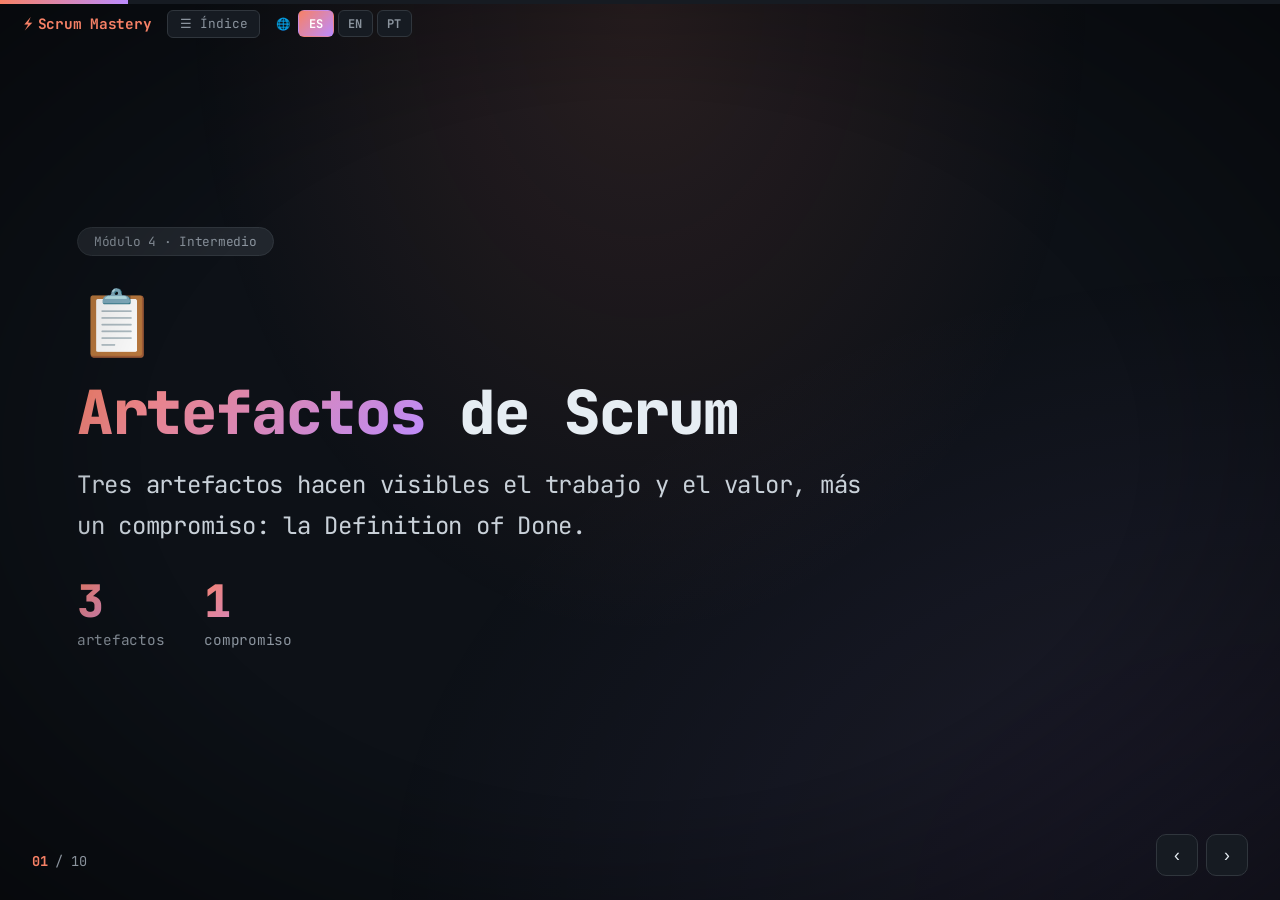
<file: 04-artefactos.html>
<!DOCTYPE html>
<html lang="es">
<head>
<meta charset="UTF-8">
<meta name="viewport" content="width=device-width, initial-scale=1.0">
<title>Artefactos — Scrum Mastery</title>
<link rel="stylesheet" href="assets/slides.css">
</head>
<body>
<div class="progress-wrap"><div class="progress"></div></div>
<div class="topnav">
  <a href="index.html" class="brand"><span>⚡</span>Scrum Mastery</a>
  <button class="toc-btn" data-nav="toc">☰ Índice</button>
</div>
<div class="counter"><span class="cur">01</span> / 00</div>
<div class="controls">
  <button class="ctrl-btn" data-nav="prev">‹</button>
  <button class="ctrl-btn" data-nav="next">›</button>
</div>
<div class="toc-overlay">
  <button class="toc-close" data-nav="close-toc">✕</button>
  <h2 data-en="Index — Artifacts" data-pt="Índice — Artefatos">Índice — Artefactos</h2>
  <div class="toc-list"></div>
</div>
<div class="deck">

<!-- 1 -->
<section class="slide title-slide" data-title="Artefactos" data-en-title="Artifacts" data-pt-title="Artefatos">
  <span class="badge" data-en="Module 4 · Intermediate" data-pt="Módulo 4 · Intermédio">Módulo 4 · Intermedio</span>
  <div class="emoji-big">📋</div>
  <h1 data-en="Scrum <span class='hl'>artifacts</span>" data-pt="<span class='hl'>Artefatos</span> do Scrum"><span class="hl">Artefactos</span> de Scrum</h1>
  <p class="lead" data-en="Three artifacts make work and value visible, plus a commitment: the Definition of Done." data-pt="Três artefatos tornam o trabalho e o valor visíveis, mais um compromisso: a Definition of Done.">Tres artefactos hacen visibles el trabajo y el valor, más un compromiso: la Definition of Done.</p>
  <div class="stats">
    <div class="stat"><div class="num">3</div><div class="lbl" data-en="artifacts" data-pt="artefatos">artefactos</div></div>
    <div class="stat"><div class="num">1</div><div class="lbl" data-en="commitment" data-pt="compromisso">compromiso</div></div>
  </div>
</section>

<!-- 2 -->
<section class="slide" data-title="Vista general" data-en-title="Overview" data-pt-title="Visão geral">
  <div class="slide-num">02</div>
  <div class="kicker" data-en="The flow" data-pt="O fluxo">El flujo</div>
  <h2 data-en="From idea to <span class='hl'>value</span>" data-pt="Da ideia ao <span class='hl'>valor</span>">De la idea al <span class="hl">valor</span></h2>
  <div class="chart">
    <svg viewBox="0 0 540 150" xmlns="http://www.w3.org/2000/svg">
      <defs><marker id="a2" markerWidth="8" markerHeight="8" refX="6" refY="4" orient="auto"><path d="M0,0 L8,4 L0,8 z" fill="#8b949e"/></marker></defs>
      <g><rect x="15" y="45" width="150" height="60" rx="10" fill="#161b22" stroke="#3fb950"/><text x="90" y="70" text-anchor="middle" fill="#3fb950" font-family="JetBrains Mono,monospace" font-size="12" font-weight="700">Product Backlog</text><text x="90" y="90" text-anchor="middle" fill="#8b949e" font-family="JetBrains Mono,monospace" font-size="9">all ideas, ordered</text></g>
      <line x1="167" y1="75" x2="203" y2="75" stroke="#8b949e" stroke-width="2" marker-end="url(#a2)"/>
      <g><rect x="205" y="45" width="150" height="60" rx="10" fill="#161b22" stroke="#58a6ff"/><text x="280" y="70" text-anchor="middle" fill="#58a6ff" font-family="JetBrains Mono,monospace" font-size="12" font-weight="700">Sprint Backlog</text><text x="280" y="90" text-anchor="middle" fill="#8b949e" font-family="JetBrains Mono,monospace" font-size="9">this Sprint's plan</text></g>
      <line x1="357" y1="75" x2="393" y2="75" stroke="#8b949e" stroke-width="2" marker-end="url(#a2)"/>
      <g><rect x="395" y="45" width="130" height="60" rx="10" fill="#161b22" stroke="#bc8cff"/><text x="460" y="70" text-anchor="middle" fill="#bc8cff" font-family="JetBrains Mono,monospace" font-size="12" font-weight="700">Increment</text><text x="460" y="90" text-anchor="middle" fill="#8b949e" font-family="JetBrains Mono,monospace" font-size="9">usable & Done</text></g>
    </svg>
  </div>
  <p data-en="Ideas go into the Product Backlog → the team pulls some into the Sprint Backlog → they turn them into a usable Increment." data-pt="Ideias vão ao Product Backlog → o time puxa algumas ao Sprint Backlog → as transforma num Increment usável.">Las ideas van al Product Backlog → el equipo toma algunas al Sprint Backlog → las convierte en un Increment utilizable.</p>
</section>

<!-- 3 -->
<section class="slide" data-title="Product Backlog" data-en-title="Product Backlog" data-pt-title="Product Backlog">
  <div class="slide-num">03</div>
  <div class="kicker" data-en="Artifact 1" data-pt="Artefato 1">Artefacto 1</div>
  <h2 data-en="<span class='hl'>Product Backlog</span>" data-pt="<span class='hl'>Product Backlog</span>"><span class="hl">Product Backlog</span></h2>
  <p data-en="An ordered list of everything needed in the product. The single source of truth." data-pt="Uma lista ordenada de tudo que o produto precisa. A única fonte de verdade.">Una lista ordenada de todo lo que necesita el producto. La única fuente de verdad.</p>
  <ul>
    <li data-en="Ordered by value: most valuable on top.">Ordenado por valor: lo más valioso arriba.</li>
    <li data-en="The PO owns it; the team helps refine it.">El PO es dueño; el equipo ayuda a refinarlo.</li>
    <li data-en="Items near the top are ready (small, clear). Los de arriba están listos (pequeños, claros).">Items near the top are ready (small, clear).</li>
    <li data-en="Its commitment: the Product Goal." data-pt="Seu compromisso: a Product Goal.">Su compromiso: la Product Goal.</li>
  </ul>
  <div class="code-block">
    <div class="code-header"><div class="dots"><span></span><span></span><span></span></div><span data-en="example" data-pt="exemplo">ejemplo</span></div>
    <pre><span class="c"># Product Backlog (ordenado)</span>
1. <span class="t">Login</span> con Google            <span class="c">← ahora</span>
2. <span class="t">Checkout</span> con tarjetas
3. <span class="t">Buscador</span> de productos
4. <span class="t">Modo</span> oscuro                 <span class="c">← algún día</span>
   ┊</pre>
  </div>
</section>

<!-- 4 -->
<section class="slide" data-title="Sprint Backlog" data-en-title="Sprint Backlog" data-pt-title="Sprint Backlog">
  <div class="slide-num">04</div>
  <div class="kicker" data-en="Artifact 2" data-pt="Artefato 2">Artefacto 2</div>
  <h2 data-en="<span class='hl'>Sprint Backlog</span>" data-pt="<span class='hl'>Sprint Backlog</span>"><span class="hl">Sprint Backlog</span></h2>
  <p data-en="The Sprint Goal + the items chosen for this Sprint + a plan to deliver them." data-pt="A Sprint Goal + os itens escolhidos pro Sprint + um plano pra entregá-los.">La Sprint Goal + los items elegidos para este Sprint + un plan para entregarlos.</p>
  <ul>
    <li data-en="Owned by the Developers.">Es de los Developers.</li>
    <li data-en="It changes during the Sprint as the team learns (scope, not goal).">Cambia durante el Sprint según se aprende (alcance, no meta).</li>
    <li data-en="Its commitment: the Sprint Goal." data-pt="Seu compromisso: a Sprint Goal.">Su compromiso: la Sprint Goal.</li>
  </ul>
  <div class="tip"><span class="tip-label" data-en="Practice" data-pt="Prática">Práctica</span><p data-en="If something big must enter, something of equal size leaves — to protect the Sprint Goal." data-pt="Se algo grande tem que entrar, algo do mesmo tamanho sai — pra proteger a Sprint Goal.">Si algo grande tiene que entrar, algo del mismo tamaño sale — para proteger la Sprint Goal.</p></div>
</section>

<!-- 5 -->
<section class="slide" data-title="Increment" data-en-title="Increment" data-pt-title="Increment">
  <div class="slide-num">05</div>
  <div class="kicker" data-en="Artifact 3" data-pt="Artefato 3">Artefacto 3</div>
  <h2 data-en="The <span class='hl'>Increment</span>" data-pt="O <span class='hl'>Increment</span>">El <span class="hl">Increment</span></h2>
  <p data-en="A concrete step toward the Product Goal. Each Increment adds to all previous ones and is usable." data-pt="Um passo concreto rumo à Product Goal. Cada Increment soma aos anteriores e é usável.">Un paso concreto hacia la Product Goal. Cada Increment suma a los anteriores y es utilizable.</p>
  <ul>
    <li data-en="Multiple Increments can be created in one Sprint.">Se pueden crear varios Increments en un Sprint.</li>
    <li data-en="An Increment is usable even if not released." data-pt="Um Increment é usável mesmo sem ser liberado.">Un Increment es utilizable aunque no se libere.</li>
    <li data-en="An Increment is Done only if it meets the Definition of Done." data-pt="Só é Done se cumprir a Definition of Done.">Solo es Done si cumple la Definition of Done.</li>
    <li data-en="Its commitment: the Definition of Done." data-pt="Seu compromisso: a Definition of Done.">Su compromiso: la Definition of Done.</li>
  </ul>
</section>

<!-- 6 -->
<section class="slide" data-title="Definition of Done" data-en-title="Definition of Done" data-pt-title="Definition of Done">
  <div class="slide-num">06</div>
  <div class="kicker" data-en="The commitment" data-pt="O compromisso">El compromiso</div>
  <h2 data-en="<span class='hl'>Definition of Done</span> (DoD)" data-pt="<span class='hl'>Definition of Done</span> (DoD)"><span class="hl">Definition of Done</span> (DoD)</h2>
  <p data-en="A shared, written description of what an Increment must meet to be Done." data-pt="Uma descrição compartilhada e escrita do que um Increment precisa pra ser Done.">Una descripción compartida y escrita de lo que un Increment debe cumplir para estar Done.</p>
  <div class="code-block">
    <div class="code-header"><div class="dots"><span></span><span></span><span></span></div><span data-en="DoD example" data-pt="exemplo de DoD">ejemplo de DoD</span></div>
    <pre><span class="c"># Un item está 'Done' cuando:</span>
- <span class="t">código</span> revisado por otro (peer review)
- <span class="t">tests</span> automatizados pasan
- <span class="t">sin</span> errores conocidos críticos
- <span class="t">documentación</span> actualizada
- <span class="t">desplegado</span> en staging y verificado
- <span class="t">accesible</span> (cumple a11y básica)</pre>
  </div>
  <div class="warn"><span class="warn-label" data-en="Without a DoD" data-pt="Sem DoD">Sin DoD</span><p data-en='"Done" means a different thing to each person, and quality drifts.">"Done" significa algo distinto para cada persona y la calidad se pierde.</p></div>
</section>

<!-- 7 -->
<section class="slide" data-title="Compromisos" data-en-title="Commitments" data-pt-title="Compromissos">
  <div class="slide-num">07</div>
  <div class="kicker" data-en="Each artifact has one" data-pt="Cada artefato tem um">Cada artefacto tiene uno</div>
  <h2 data-en="Artifact → <span class='hl'>commitment</span>" data-pt="Artefato → <span class='hl'>compromisso</span>">Artefacto → <span class="hl">compromiso</span></h2>
  <table class="tbl">
    <tr><th data-en="Artifact" data-pt="Artefato">Artefacto</th><th data-en="Its commitment" data-pt="Seu compromisso">Su compromiso</th></tr>
    <tr><td data-en="Product Backlog" data-pt="Product Backlog">Product Backlog</td><td data-en="Product Goal" data-pt="Product Goal">Product Goal</td></tr>
    <tr><td data-en="Sprint Backlog" data-pt="Sprint Backlog">Sprint Backlog</td><td data-en="Sprint Goal" data-pt="Sprint Goal">Sprint Goal</td></tr>
    <tr><td data-en="Increment" data-pt="Increment">Increment</td><td data-en="Definition of Done" data-pt="Definition of Done">Definition of Done</td></tr>
  </table>
  <div class="note"><span class="note-label" data-en="Why it matters" data-pt="Por que importa">Por qué importa</span><p data-en="The commitment focuses everyone on WHY the artifact exists, not just the list." data-pt="O compromisso foca todos no POR QUÊ do artefato, não só na lista.">El compromiso enfoca a todos en el POR QUÉ del artefacto, no solo en la lista.</p></div>
</section>

<!-- 8 -->
<section class="slide" data-title="Refinamiento del backlog" data-en-title="Backlog refinement" data-pt-title="Refinamento do backlog">
  <div class="slide-num">08</div>
  <div class="kicker" data-en="Practice" data-pt="Prática">Práctica</div>
  <h2 data-en="<span class='hl'>Backlog refinement</span>" data-pt="<span class='hl'>Refinamento</span> do backlog"><span class="hl">Refinamiento</span> del backlog</h2>
  <p data-en="An ongoing activity (not an official event) to break down and clarify items so they're ready for a future Sprint." data-pt="Uma atividade contínua (não evento oficial) pra quebrar e clarear itens pra ficarem prontos num Sprint futuro.">Una actividad continua (no un evento oficial) para desglosar y aclarar items para que estén listos en un Sprint futuro.</p>
  <div class="code-block">
    <div class="code-header"><div class="dots"><span></span><span></span><span></span></div><span data-en="user story format" data-pt="formato de user story">formato de user story</span></div>
    <pre><span class="c"># Como [persona], quiero [acción], para [beneficio]</span>
Como <span class="s">comprador</span>,
quiero <span class="s">pagar con tarjeta</span>,
para <span class="s">no usar otra app</span>.

<span class="c"># Criterios de aceptación (cuándo está 'hecho' este item)</span>
- <span class="t">acepta</span> Visa y Mastercard
- <span class="t">muestra</span> error si la tarjeta falla
- <span class="t">guarda</span> la transacción en la base de datos</pre>
  </div>
  <div class="tip"><span class="tip-label" data-en="Rule of thumb" data-pt="Regra prática">Regla práctica</span><p data-en="Items ready for the next Sprint should be small enough to finish in a few days." data-pt="Itens prontos pro próximo Sprint devem ser pequenos o bastante pra acabar em poucos dias.">Los items listos para el próximo Sprint deben ser pequeños para acabar en pocos días.</p></div>
</section>

<!-- 9 -->
<section class="slide" data-title="Estimación" data-en-title="Estimation" data-pt-title="Estimativa">
  <div class="slide-num">09</div>
  <div class="kicker" data-en="Practice" data-pt="Prática">Práctica</div>
  <h2 data-en="Estimating with <span class='hl'>Story Points</span>" data-pt="Estimando com <span class='hl'>Story Points</span>">Estimar con <span class="hl">Story Points</span></h2>
  <p data-en="Estimate size/effort, not hours. The team compares items to a reference one." data-pt="Estime tamanho/esforço, não horas. O time compara itens a uma referência.">Estima tamaño/esfuerzo, no horas. El equipo compara items con uno de referencia.</p>
  <div class="code-block">
    <div class="code-header"><div class="dots"><span></span><span></span><span></span></div><span data-en="planning poker" data-pt="planning poker">planning poker</span></div>
    <pre><span class="c"># Serie Fibonacci (sumar complejidad, no lineal)</span>
1, 2, 3, 5, 8, 13, 21

<span class="c"># Cada uno da su número en secreto → se discuten diferencias</span>
<span class="c"># Si uno dice 3 y otro 13, hay que hablar: algo no está claro.</span>

<span class="c"># 'Login' = referencia de 3 puntos</span>
Checkout = ?  <span class="c"># si el equipo dice 8, es más grande que login</span></pre>
  </div>
  <div class="note"><span class="note-label" data-en="Why not hours?" data-pt="Por que não horas?">¿Por qué no horas?</span><p data-en="Hours assume one speed fits all. Points accept that people work at different speeds." data-pt="Horas assumem uma velocidade pra todos. Pontos aceitam que pessoas trabalham em velocidades diferentes.">Las horas asumen una velocidad para todos. Los puntos aceptan que cada quien trabaja a su ritmo.</p></div>
</section>

<!-- 10 -->
<section class="slide" data-title="Resumen de artefactos" data-en-title="Artifacts summary" data-pt-title="Resumo de artefatos">
  <div class="slide-num">10</div>
  <div class="kicker" data-en="Summary" data-pt="Resumo">Resumen</div>
  <h2 data-en="Artifacts <span class='hl'>at a glance</span>" data-pt="Artefatos <span class='hl'>num olhar</span>">Artefactos <span class="hl">de un vistazo</span></h2>
  <table class="tbl">
    <tr><th data-en="Artifact" data-pt="Artefato">Artefacto</th><th data-en="What it is" data-pt="O que é">Qué es</th><th data-en="Owner" data-pt="Dono">Dueño</th></tr>
    <tr><td data-en="Product Backlog" data-pt="Product Backlog">Product Backlog</td><td data-en="All ideas, ordered" data-pt="Todas as ideias, ordenadas">Todas las ideas, ordenadas</td><td data-en="Product Owner" data-pt="Product Owner">Product Owner</td></tr>
    <tr><td data-en="Sprint Backlog" data-pt="Sprint Backlog">Sprint Backlog</td><td data-en="This Sprint's plan" data-pt="O plano deste Sprint">El plan de este Sprint</td><td data-en="Developers" data-pt="Developers">Developers</td></tr>
    <tr><td data-en="Increment" data-pt="Increment">Increment</td><td data-en="Usable value, Done" data-pt="Valor usável, Done">Valor utilizable, Done</td><td data-en="Developers" data-pt="Developers">Developers</td></tr>
    <tr><td data-en="Definition of Done" data-pt="Definition of Done">Definition of Done</td><td data-en="What 'Done' means" data-pt="O que 'Done' quer dizer">Qué quiere decir 'Done'</td><td data-en="Whole team" data-pt="Time todo">Todo el equipo</td></tr>
  </table>
</section>

<!-- 11 -->
<section class="slide title-slide" data-title="Siguiente: Scrum Master" data-en-title="Next: Scrum Master" data-pt-title="Próximo: Scrum Master">
  <div class="emoji-big">🎯</div>
  <h2 data-en="Now the <span class='hl'>Scrum Master</span>" data-pt="Agora o <span class='hl'>Scrum Master</span>">Ahora el <span class="hl">Scrum Master</span></h2>
  <p class="lead" data-en="Servant leadership, facilitation, removing impediments and coaching." data-pt="Liderança servidora, facilitação, remoção de impedimentos e coaching.">Liderazgo servidor, facilitación, quitar impedimentos y coaching.</p>
  <div class="cards" style="max-width:700px">
    <a href="05-scrum-master.html" class="card" style="text-decoration:none;color:inherit;--card-border:var(--accent)"><div class="card-icon">🎯</div><h4 data-en="Module 5: Scrum Master" data-pt="Módulo 5: Scrum Master">Módulo 5: Scrum Master</h4><p data-en="servant leadership, impediments, coaching" data-pt="liderança servidora, impedimentos, coaching">liderazgo servidor, impedimentos, coaching</p></a>
    <a href="index.html" class="card" style="text-decoration:none;color:inherit"><div class="card-icon">🏠</div><h4 data-en="Back to start" data-pt="Voltar ao início">Volver al inicio</h4><p data-en="Full index" data-pt="Índice completo">Índice completo</p></a>
  </div>
</section>

</div>
<script src="assets/bg.js"></script>
<script src="assets/slides.js"></script>
</body>
</html>
</file>
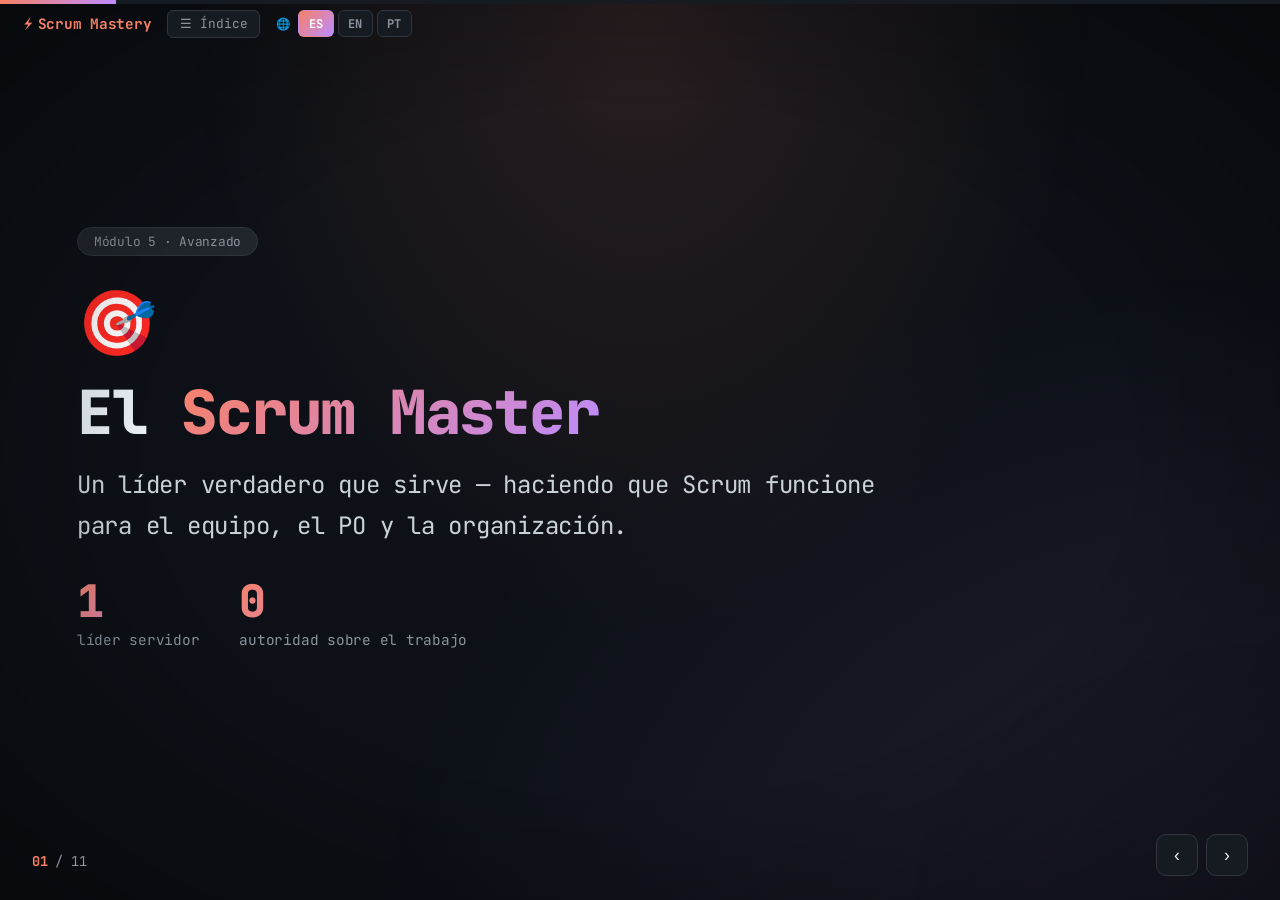
<file: 05-scrum-master.html>
<!DOCTYPE html>
<html lang="es">
<head>
<meta charset="UTF-8">
<meta name="viewport" content="width=device-width, initial-scale=1.0">
<title>Scrum Master — Scrum Mastery</title>
<link rel="stylesheet" href="assets/slides.css">
</head>
<body>
<div class="progress-wrap"><div class="progress"></div></div>
<div class="topnav">
  <a href="index.html" class="brand"><span>⚡</span>Scrum Mastery</a>
  <button class="toc-btn" data-nav="toc">☰ Índice</button>
</div>
<div class="counter"><span class="cur">01</span> / 00</div>
<div class="controls">
  <button class="ctrl-btn" data-nav="prev">‹</button>
  <button class="ctrl-btn" data-nav="next">›</button>
</div>
<div class="toc-overlay">
  <button class="toc-close" data-nav="close-toc">✕</button>
  <h2 data-en="Index — Scrum Master" data-pt="Índice — Scrum Master">Índice — Scrum Master</h2>
  <div class="toc-list"></div>
</div>
<div class="deck">

<!-- 1 -->
<section class="slide title-slide" data-title="Scrum Master" data-en-title="Scrum Master" data-pt-title="Scrum Master">
  <span class="badge" data-en="Module 5 · Advanced" data-pt="Módulo 5 · Avançado">Módulo 5 · Avanzado</span>
  <div class="emoji-big">🎯</div>
  <h1 data-en="The <span class='hl'>Scrum Master</span>" data-pt="O <span class='hl'>Scrum Master</span>">El <span class="hl">Scrum Master</span></h1>
  <p class="lead" data-en="A true leader who serves — making Scrum work for the team, the PO and the organization." data-pt="Um líder que serve — fazendo o Scrum funcionar pro time, o PO e a organização.">Un líder verdadero que sirve — haciendo que Scrum funcione para el equipo, el PO y la organización.</p>
  <div class="stats">
    <div class="stat"><div class="num">1</div><div class="lbl" data-en="servant leader" data-pt="líder servidor">líder servidor</div></div>
    <div class="stat"><div class="num">0</div><div class="lbl" data-en="authority over work" data-pt="autoridade sobre o trabalho">autoridad sobre el trabajo</div></div>
  </div>
</section>

<!-- 2 -->
<section class="slide" data-title="Qué es un Scrum Master" data-en-title="What a Scrum Master is" data-pt-title="O que é um Scrum Master">
  <div class="slide-num">02</div>
  <div class="kicker" data-en="Theory" data-pt="Teoria">Teoría</div>
  <h2 data-en="What a Scrum Master <span class='hl'>is</span>" data-pt="O que um Scrum Master <span class='hl'>é</span>">Qué es un Scrum Master <span class="hl">de verdad</span></h2>
  <p data-en="Accountable for the team's effectiveness with Scrum. A coach and facilitator, not a boss." data-pt="Responsável pela eficácia do time com Scrum. Coach e facilitador, não chefe.">Responsable de la eficacia del equipo con Scrum. Un coach y facilitador, no un jefe.</p>
  <div class="cards" style="max-width:1000px">
    <div class="card g"><div class="card-icon">🧭</div><h4 data-en="Guide" data-pt="Guia">Guía</h4><p data-en="Helps everyone understand Scrum theory and practice." data-pt="Ajuda todos a entender Scrum.">Ayuda a todos a entender Scrum.</p></div>
    <div class="card b"><div class="card-icon">🤹</div><h4 data-en="Facilitator" data-pt="Facilitador">Facilitador</h4><p data-en="Makes events effective (or asks someone else to)." data-pt="Faz os eventos serem eficazes (ou pede a outro).">Hace que los eventos sean eficaces (o pide a otro).</p></div>
    <div class="card p"><div class="card-icon">🧹</div><h4 data-en="Unblocker" data-pt="Desbloqueador">Desbloqueador</h4><p data-en="Removes impediments the team can't fix alone." data-pt="Remove impedimentos que o time não resolve sozinho.">Quita impedimentos que el equipo no resuelve solo.</p></div>
    <div class="card o"><div class="card-icon">🌱</div><h4 data-en="Coach" data-pt="Coach">Coach</h4><p data-en="Coaches self-management and continuous improvement." data-pt="Coacheia autogestão e melhoria contínua.">Coachea autogestión y mejora continua.</p></div>
  </div>
</section>

<!-- 3 -->
<section class="slide" data-title="Liderazgo servidor" data-en-title="Servant leadership" data-pt-title="Liderança servidora">
  <div class="slide-num">03</div>
  <div class="kicker" data-en="Core idea" data-pt="Ideia central">Idea central</div>
  <h2 data-en="<span class='hl'>Servant</span> leadership" data-pt="Liderança <span class='hl'>servidora</span>">Liderazgo <span class="hl">servidor</span></h2>
  <p data-en="Serve first, lead second. The SM removes what's in the team's way so the team can excel." data-pt="Sirva primeiro, lidere depois. O SM tira o que atrapalha o time pra ele brilhar.">Sirve primero, lidera después. El SM quita lo que estorba al equipo para que brille.</p>
  <div class="diagram">
    <div class="node o" data-en="Listens" data-pt="Ouve">Escucha</div>
    <span class="arrow">→</span>
    <div class="node o" data-en="Understands" data-pt="Entende">Entiende</div>
    <span class="arrow">→</span>
    <div class="node o" data-en="Serves" data-pt="Serve">Sirve</div>
    <span class="arrow">→</span>
    <div class="node g" data-en="Team grows" data-pt="Time cresce">El equipo crece</div>
  </div>
  <div class="tip"><span class="tip-label" data-en="Shift" data-pt="Mudança">Cambio</span><p data-en="From 'I tell you what to do' to 'what do you need to do your best work?'" data-pt="De 'eu digo o que fazer' pra 'do que você precisa pra dar o seu melhor?'">De 'te digo qué hacer' a '¿qué necesitas para dar lo mejor de ti?'</p></div>
</section>

<!-- 4 -->
<section class="slide" data-title="Quitar impedimentos" data-en-title="Removing impediments" data-pt-title="Remover impedimentos">
  <div class="slide-num">04</div>
  <div class="kicker" data-en="Theory + practice" data-pt="Teoria + prática">Teoría + práctica</div>
  <h2 data-en="Removing <span class='hl'>impediments</span>" data-pt="Remover <span class='hl'>impedimentos</span>">Quitar <span class="hl">impedimentos</span></h2>
  <p data-en="An impediment is anything slowing the team that it can't fix alone. The SM makes them visible and clears them." data-pt="Um impedimento é qualquer coisa que atrasa o time e que ele não resolve sozinho. O SM torna visível e resolve.">Un impedimento es cualquier cosa que frena al equipo y que no resuelve solo. El SM lo hace visible y lo resuelve.</p>
  <div class="code-block">
    <div class="code-header"><div class="dots"><span></span><span></span><span></span></div><span data-en="impediment board" data-pt="quadro de impedimentos">tablero de impedimentos</span></div>
    <pre><span class="c"># Lleva una lista visible de impedimentos</span>
1. <span class="s">Entorno de staging caído</span>      <span class="c">← bloquea a todos</span>
2. <span class="s">Acceso a la API de pagos</span>      <span class="c">← espera de otro equipo</span>
3. <span class="s">Reuniones muy largas</span>          <span class="c">← el SM facilita mejor</span>

<span class="c"># Para cada uno: ¿quién, qué, para cuándo?</span>
<span class="c"># El SM persigue, pero el equipo lo identifica</span></pre>
  </div>
  <div class="warn"><span class="warn-label" data-en="Trap" data-pt="Armadilha">Trampa</span><p data-en="Don't become the team's secretary. Coach the team to raise impediments itself." data-pt="Não vire secretário do time. Coacheie o time a levantar impedimentos.">No te vuelvas secretario del equipo. Coachea al equipo a levantar impedimentos.</p></div>
</section>

<!-- 5 -->
<section class="slide" data-title="Facilitar los eventos" data-en-title="Facilitating events" data-pt-title="Facilitar eventos">
  <div class="slide-num">05</div>
  <div class="kicker" data-en="Practice" data-pt="Prática">Práctica</div>
  <h2 data-en="Facilitating <span class='hl'>events</span>" data-pt="Facilitar <span class='hl'>eventos</span>">Facilitar <span class="hl">eventos</span></h2>
  <p data-en="The SM ensures events happen, stay in their timebox, and reach a useful outcome." data-pt="O SM garante que os eventos acontecem, ficam no timebox e chegam a um resultado útil.">El SM asegura que los eventos ocurran, respeten el timebox y lleguen a un resultado útil.</p>
  <div class="cards" style="max-width:1100px">
    <div class="card g"><div class="card-icon">📋</div><h4 data-en="Planning" data-pt="Planning">Planning</h4><p data-en="Keep it focused on WHY-WHAT-HOW; stop scope creep." data-pt="Mantenha focado em PORQUÊ-OQUÊ-COMO; pare o scope creep.">Mantenlo enfocado en PORQUÉ-QUÉ-CÓMO; frena el scope creep.</p></div>
    <div class="card b"><div class="card-icon">⏱️</div><h4 data-en="Daily" data-pt="Daily">Daily</h4><p data-en="15 min, about the Sprint Goal — not a status report." data-pt="15 min, sobre a Sprint Goal — não relatório.">15 min, sobre la Sprint Goal — no un reporte.</p></div>
    <div class="card p"><div class="card-icon">💬</div><h4 data-en="Review" data-pt="Review">Review</h4><p data-en="Make it a real dialogue with stakeholders." data-pt="Faça um diálogo real com stakeholders.">Hazlo un diálogo real con stakeholders.</p></div>
    <div class="card o"><div class="card-icon">🔁</div><h4 data-en="Retrospective" data-pt="Retrospective">Retrospective</h4><p data-en="Create safety to speak up; end with few, real actions." data-pt="Crie segurança pra falar; termine com poucas ações reais.">Crea seguridad para hablar; termina con pocas acciones reales.</p></div>
  </div>
</section>

<!-- 6 -->
<section class="slide" data-title="Coaching" data-en-title="Coaching" data-pt-title="Coaching">
  <div class="slide-num">06</div>
  <div class="kicker" data-en="Practice" data-pt="Prática">Práctica</div>
  <h2 data-en="<span class='hl'>Coaching</span> the team" data-pt="Fazer <span class='hl'>coaching</span> do time"><span class="hl">Coaching</span> del equipo</h2>
  <p data-en="Grow the team's ability to solve its own problems — don't solve them for it." data-pt="Cresça a capacidade do time de resolver os próprios problemas — não resolva por ele.">Haz crecer la capacidad del equipo de resolver sus propios problemas — no se los resuelvas.</p>
  <div class="code-block">
    <div class="code-header"><div class="dots"><span></span><span></span><span></span></div><span data-en="coaching questions" data-pt="perguntas de coaching">preguntas de coaching</span></div>
    <pre><span class="c"># En vez de dar la respuesta, pregunta:</span>
- <span class="s">¿Qué opciones ven?</span>
- <span class="s">¿Qué pasaría si probamos X?</span>
- <span class="s">¿Quién podría ayudarnos con esto?</span>
- <span class="s">¿Cómo sabremos que funcionó?</span>

<span class="c"># Tres niveles de coach:</span>
1. <span class="t">enseñar</span> Scrum (al inicio)
2. <span class="t">facilitar</span> (cuando cuesta)
3. <span class="t">coaching</span> (cuando ya saben)</pre>
  </div>
</section>

<!-- 7 -->
<section class="slide" data-title="Servir al PO y a la org" data-en-title="Serving PO and org" data-pt-title="Servir ao PO e à org">
  <div class="slide-num">07</div>
  <div class="kicker" data-en="Beyond the team" data-pt="Além do time">Más allá del equipo</div>
  <h2 data-en="Serving the <span class='hl'>PO & organization</span>" data-pt="Servindo ao <span class='hl'>PO e à organização</span>">Servir al <span class="hl">PO y a la organización</span></h2>
  <div class="cols">
    <div class="card g">
      <div class="card-icon">🎯</div>
      <h4 data-en="To the PO" data-pt="Ao PO">Al PO</h4>
      <ul>
        <li data-en="Goal-setting and product vision.">Fijar metas y visión del producto.</li>
        <li data-en="Backlog techniques (ordering, slicing).">Técnicas de backlog (ordenar, partir).</li>
        <li data-en="Empirical product planning.">Planificación empírica del producto.</li>
      </ul>
    </div>
    <div class="card p">
      <div class="card-icon">🏢</div>
      <h4 data-en="To the organization" data-pt="À organização">A la organización</h4>
      <ul>
        <li data-en="Lead Scrum training and adoption.">Liderar formación y adopción de Scrum.</li>
        <li data-en="Plan a Scrum rollout.">Planificar el despliegue de Scrum.</li>
        <li data-en="Help employees &amp; managers understand.">Ayudar a empleados y managers a entender.</li>
      </ul>
    </div>
  </div>
</section>

<!-- 8 -->
<section class="slide" data-title="Señales de un buen SM" data-en-title="Signs of a good SM" data-pt-title="Sinais de um bom SM">
  <div class="slide-num">08</div>
  <div class="kicker" data-en="Self-check" data-pt="Autocheck">Autoevaluación</div>
  <h2 data-en="Signs of a <span class='hl'>good Scrum Master</span>" data-pt="Sinais de um <span class='hl'>bom Scrum Master</span>">Señales de un <span class="hl">buen Scrum Master</span></h2>
  <ul class="checklist">
    <li class="done" data-en="The team runs events without me when I'm away">El equipo corre los eventos sin mí cuando no estoy</li>
    <li class="done" data-en="Impediments are visible and tracked">Los impedimentos son visibles y se siguen</li>
    <li class="done" data-en="Retros produce real, small changes">Las retros producen cambios reales y pequeños</li>
    <li class="done" data-en="I ask more than I answer">Pregunto más de lo que respondo</li>
    <li class="done" data-en="The PO's backlog is ordered and clear">El backlog del PO está ordenado y claro</li>
    <li class="done" data-en="Stakeholders talk to the team, not through me">Los stakeholders hablan con el equipo, no a través de mí</li>
  </ul>
</section>

<!-- 9 -->
<section class="slide" data-title="Anti-patrones del SM" data-en-title="SM anti-patterns" data-pt-title="Anti-padrões do SM">
  <div class="slide-num">09</div>
  <div class="kicker" data-en="Traps" data-pt="Armadilhas">Trampas</div>
  <h2 data-en="Scrum Master <span class='hl'>anti-patterns</span>" data-pt="<span class='hl'>Anti-padrões</span> do Scrum Master"><span class="hl">Anti-patrones</span> del Scrum Master</h2>
  <div class="cards" style="max-width:1100px">
    <div class="card o"><div class="card-icon">🗣️</div><h4 data-en="The talker" data-pt="O falante">El que habla mucho</h4><p data-en="Dominates Daily and Retros. The team stops speaking." data-pt="Domina Daily e Retro. O time cala.">Domina el Daily y la Retro. El equipo deja de hablar.</p></div>
    <div class="card o"><div class="card-icon">🗂️</div><h4 data-en="The task manager" data-pt="O gerente de tarefas">El gestor de tareas</h4><p data-en="Assigns and tracks tasks. Kills self-management." data-pt="Atribui e rastreia tarefas. Mata a autogestão.">Asigna y sigue tareas. Mata la autogestión.</p></div>
    <div class="card o"><div class="card-icon">🛡️</div><h4 data-en="The shield" data-pt="O escudo">El escudo</h4><p data-en="Hides the team from stakeholders. Feedback never reaches them." data-pt="Esconde o time dos stakeholders. O feedback não chega.">Esconde al equipo de los stakeholders. El feedback no llega.</p></div>
    <div class="card o"><div class="card-icon">🦸</div><h4 data-en="The hero" data-pt="O herói">El héroe</h4><p data-en="Solves everything alone. The team never learns." data-pt="Resolve tudo sozinho. O time nunca aprende.">Resuelve todo solo. El equipo nunca aprende.</p></div>
  </div>
</section>

<!-- 10 -->
<section class="slide" data-title="Resumen Scrum Master" data-en-title="Scrum Master summary" data-pt-title="Resumo Scrum Master">
  <div class="slide-num">10</div>
  <div class="kicker" data-en="Summary" data-pt="Resumo">Resumen</div>
  <h2 data-en="Scrum Master <span class='hl'>in one breath</span>" data-pt="Scrum Master <span class='hl'>em uma respiração</span>">Scrum Master <span class="hl">en una respiración</span></h2>
  <ul>
    <li data-en="Accountable for Scrum being effective, not for the product.">Responde de que Scrum sea eficaz, no del producto.</li>
    <li data-en="A servant leader: serves the team, the PO and the org.">Un líder servidor: sirve al equipo, al PO y a la org.</li>
    <li data-en="Removes impediments the team can't fix alone.">Quita impedimentos que el equipo no resuelve solo.</li>
    <li data-en="Coaches self-management; doesn't command.">Coachea la autogestión; no manda.</li>
    <li data-en="Succeeds when the team needs them less.">Triunfa cuando el equipo lo necesita menos.</li>
  </ul>
</section>

<!-- 11 -->
<section class="slide title-slide" data-title="Siguiente: Flujo y métricas" data-en-title="Next: Flow & metrics" data-pt-title="Próximo: Fluxo & métricas">
  <div class="emoji-big">📊</div>
  <h2 data-en="Now <span class='hl'>flow &amp; metrics</span>" data-pt="Agora <span class='hl'>fluxo & métricas</span>">Ahora <span class="hl">flujo y métricas</span></h2>
  <p class="lead" data-en="The full sprint flow in practice, plus velocity and burndown charts." data-pt="O fluxo completo do sprint na prática, além de velocity e burndown.">El flujo completo del sprint en práctica, más velocity y burndown.</p>
  <div class="cards" style="max-width:700px">
    <a href="06-flujo-metricas.html" class="card" style="text-decoration:none;color:inherit;--card-border:var(--accent)"><div class="card-icon">📊</div><h4 data-en="Module 6: Flow & metrics" data-pt="Módulo 6: Fluxo & métricas">Módulo 6: Flujo y métricas</h4><p data-en="sprint flow, velocity, burndown" data-pt="fluxo do sprint, velocity, burndown">flujo del sprint, velocity, burndown</p></a>
    <a href="index.html" class="card" style="text-decoration:none;color:inherit"><div class="card-icon">🏠</div><h4 data-en="Back to start" data-pt="Voltar ao início">Volver al inicio</h4><p data-en="Full index" data-pt="Índice completo">Índice completo</p></a>
  </div>
</section>

</div>
<script src="assets/bg.js"></script>
<script src="assets/slides.js"></script>
</body>
</html>
</file>
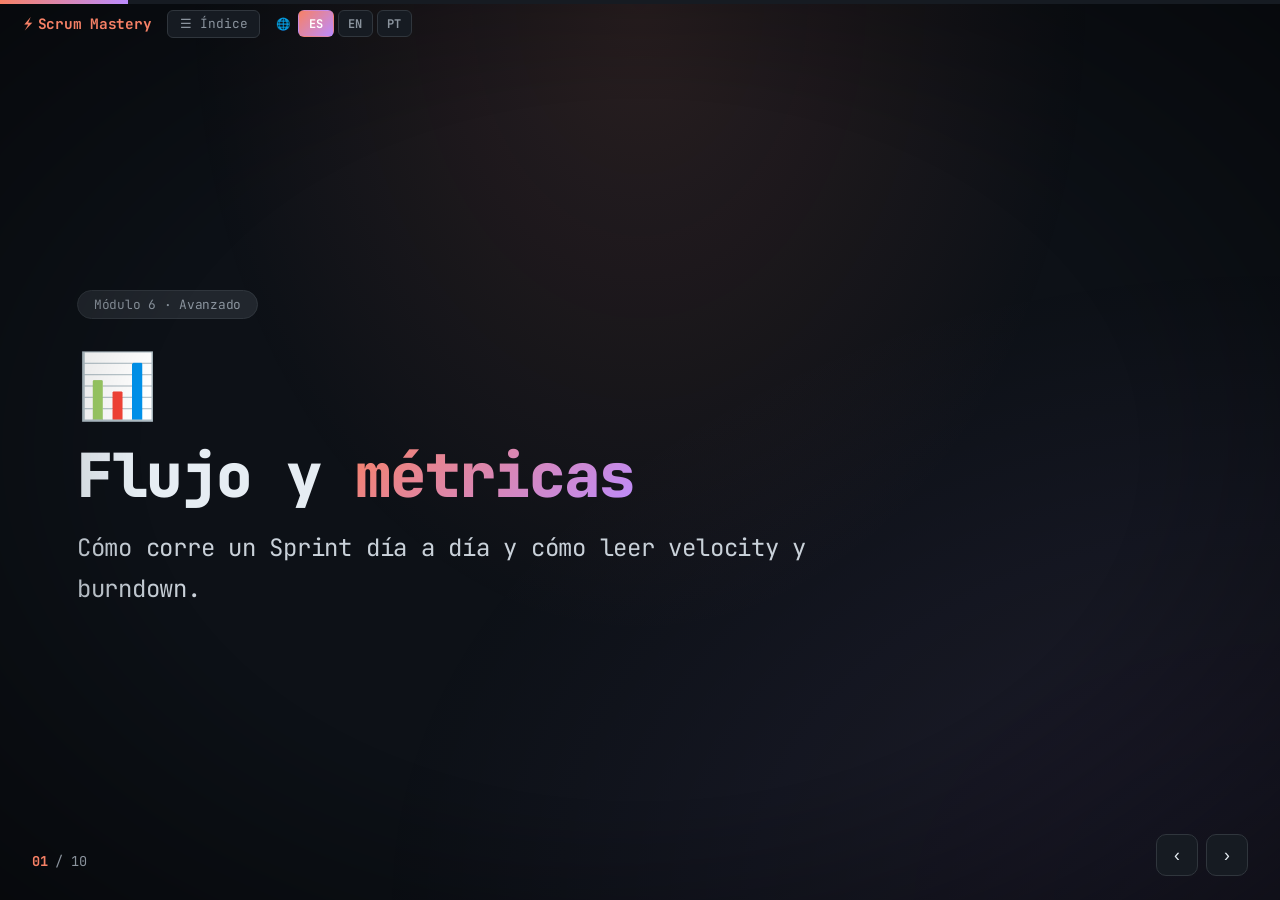
<file: 06-flujo-metricas.html>
<!DOCTYPE html>
<html lang="es">
<head>
<meta charset="UTF-8">
<meta name="viewport" content="width=device-width, initial-scale=1.0">
<title>Flujo y Métricas — Scrum Mastery</title>
<link rel="stylesheet" href="assets/slides.css">
</head>
<body>
<div class="progress-wrap"><div class="progress"></div></div>
<div class="topnav">
  <a href="index.html" class="brand"><span>⚡</span>Scrum Mastery</a>
  <button class="toc-btn" data-nav="toc">☰ Índice</button>
</div>
<div class="counter"><span class="cur">01</span> / 00</div>
<div class="controls">
  <button class="ctrl-btn" data-nav="prev">‹</button>
  <button class="ctrl-btn" data-nav="next">›</button>
</div>
<div class="toc-overlay">
  <button class="toc-close" data-nav="close-toc">✕</button>
  <h2 data-en="Index — Flow & metrics" data-pt="Índice — Fluxo & métricas">Índice — Flujo y métricas</h2>
  <div class="toc-list"></div>
</div>
<div class="deck">

<!-- 1 -->
<section class="slide title-slide" data-title="Flujo y métricas" data-en-title="Flow & metrics" data-pt-title="Fluxo & métricas">
  <span class="badge" data-en="Module 6 · Advanced" data-pt="Módulo 6 · Avançado">Módulo 6 · Avanzado</span>
  <div class="emoji-big">📊</div>
  <h1 data-en="Flow & <span class='hl'>metrics</span>" data-pt="Fluxo & <span class='hl'>métricas</span>">Flujo y <span class="hl">métricas</span></h1>
  <p class="lead" data-en="How a Sprint really runs day to day, and how to read velocity and burndown." data-pt="Como um Sprint roda no dia a dia e como ler velocity e burndown.">Cómo corre un Sprint día a día y cómo leer velocity y burndown.</p>
</section>

<!-- 2 -->
<section class="slide" data-title="Flujo completo del Sprint" data-en-title="Full sprint flow" data-pt-title="Fluxo completo do Sprint">
  <div class="slide-num">02</div>
  <div class="kicker" data-en="Day by day" data-pt="Dia a dia">Día a día</div>
  <h2 data-en="A <span class='hl'>Sprint</span>, step by step" data-pt="Um <span class='hl'>Sprint</span>, passo a passo">Un <span class="hl">Sprint</span>, paso a paso</h2>
  <div class="diagram" style="flex-direction:column;align-items:stretch;gap:.5rem">
    <div style="display:flex;gap:.5rem;flex-wrap:wrap;align-items:center"><div class="step-pill g">Planning (día 1)</div><span class="arrow">→</span><div class="step-pill b">Daily + trabajo</div><span class="arrow">→</span><div class="step-pill b">…repiten…</div><span class="arrow">→</span><div class="step-pill p">Review (día final)</div><span class="arrow">→</span><div class="step-pill o">Retrospective</div></div>
  </div>
  <ol>
    <li data-en="Day 1 — Planning: choose the goal and items.">Día 1 — Planning: elige la meta y los items.</li>
    <li data-en="Days 1→N-1 — Daily + build the Increment; refine the backlog.">Días 1→N-1 — Daily + construye el Increment; refina el backlog.</li>
    <li data-en="Last day — Review: show the Increment to stakeholders.">Último día — Review: muestra el Increment a los stakeholders.</li>
    <li data-en="Last day — Retrospective: improve how the team works.">Último día — Retrospective: mejora cómo trabaja el equipo.</li>
  </ol>
</section>

<!-- 3 -->
<section class="slide" data-title="Velocity — teoría" data-en-title="Velocity — theory" data-pt-title="Velocity — teoria">
  <div class="slide-num">03</div>
  <div class="kicker" data-en="Theory" data-pt="Teoria">Teoría</div>
  <h2 data-en="<span class='hl'>Velocity</span>" data-pt="<span class='hl'>Velocity</span>"><span class="hl">Velocity</span></h2>
  <p data-en="The sum of story points the team completed (Done) in a Sprint. Used only to forecast, not as a performance score." data-pt="A soma dos story points que o time concluiu (Done) num Sprint. Usada só pra prever, não como nota de desempenho.">La suma de story points que el equipo terminó (Done) en un Sprint. Se usa solo para prever, no como nota de desempeño.</p>
  <div class="chart">
    <div class="chart-title">Velocity per Sprint (points Done)</div>
    <svg viewBox="0 0 540 180" xmlns="http://www.w3.org/2000/svg">
      <line x1="40" y1="150" x2="520" y2="150" stroke="#30363d"/><line x1="40" y1="20" x2="40" y2="150" stroke="#30363d"/>
      <text x="20" y="150" fill="#8b949e" font-family="JetBrains Mono,monospace" font-size="9">0</text>
      <text x="14" y="90" fill="#8b949e" font-family="JetBrains Mono,monospace" font-size="9">20</text>
      <text x="14" y="35" fill="#8b949e" font-family="JetBrains Mono,monospace" font-size="9">40</text>
      <g><rect x="70" y="80" width="50" height="70" fill="#3fb950"/><text x="95" y="170" text-anchor="middle" fill="#8b949e" font-family="JetBrains Mono,monospace" font-size="9">S1</text><text x="95" y="74" text-anchor="middle" fill="#3fb950" font-family="JetBrains Mono,monospace" font-size="10" font-weight="700">20</text></g>
      <g><rect x="160" y="52" width="50" height="98" fill="#58a6ff"/><text x="185" y="170" text-anchor="middle" fill="#8b949e" font-family="JetBrains Mono,monospace" font-size="9">S2</text><text x="185" y="46" text-anchor="middle" fill="#58a6ff" font-family="JetBrains Mono,monospace" font-size="10" font-weight="700">28</text></g>
      <g><rect x="250" y="66" width="50" height="84" fill="#3fb950"/><text x="275" y="170" text-anchor="middle" fill="#8b949e" font-family="JetBrains Mono,monospace" font-size="9">S3</text><text x="275" y="60" text-anchor="middle" fill="#3fb950" font-family="JetBrains Mono,monospace" font-size="10" font-weight="700">24</text></g>
      <g><rect x="340" y="38" width="50" height="112" fill="#58a6ff"/><text x="365" y="170" text-anchor="middle" fill="#8b949e" font-family="JetBrains Mono,monospace" font-size="9">S4</text><text x="365" y="32" text-anchor="middle" fill="#58a6ff" font-family="JetBrains Mono,monospace" font-size="10" font-weight="700">32</text></g>
      <g><rect x="430" y="49" width="50" height="101" fill="#3fb950"/><text x="455" y="170" text-anchor="middle" fill="#8b949e" font-family="JetBrains Mono,monospace" font-size="9">S5</text><text x="455" y="43" text-anchor="middle" fill="#3fb950" font-family="JetBrains Mono,monospace" font-size="10" font-weight="700">29</text></g>
      <line x1="40" y1="59" x2="520" y2="59" stroke="#f78166" stroke-dasharray="4 4"/><text x="510" y="54" text-anchor="end" fill="#f78166" font-family="JetBrains Mono,monospace" font-size="9">avg ≈ 27</text>
    </svg>
  </div>
  <div class="note"><span class="note-label" data-en="Forecast" data-pt="Previsão">Previsión</span><p data-en="If velocity averages ~27 and a feature is ~80 points, expect ~3 Sprints. It's a forecast, not a promise." data-pt="Se a velocity média ~27 e uma feature é ~80 pontos, espere ~3 Sprints. É previsão, não promessa.">Si la velocity promedia ~27 y una feature es ~80 puntos, espera ~3 Sprints. Es previsión, no promesa.</p></div>
</section>

<!-- 4 -->
<section class="slide" data-title="Burndown — teoría" data-en-title="Burndown — theory" data-pt-title="Burndown — teoria">
  <div class="slide-num">04</div>
  <div class="kicker" data-en="Theory" data-pt="Teoria">Teoría</div>
  <h2 data-en="<span class='hl'>Sprint Burndown</span>" data-pt="<span class='hl'>Sprint Burndown</span>"><span class="hl">Sprint Burndown</span></h2>
  <p data-en="Shows remaining work in the Sprint, day by day. The line should trend toward zero by the end." data-pt="Mostra o trabalho restante no Sprint, dia a dia. A linha deve tender a zero no fim.">Muestra el trabajo que queda en el Sprint, día a día. La línea debe tender a cero al final.</p>
  <div class="chart">
    <div class="chart-title">Sprint Burndown (10-day Sprint)</div>
    <svg viewBox="0 0 540 180" xmlns="http://www.w3.org/2000/svg">
      <line x1="40" y1="150" x2="520" y2="150" stroke="#30363d"/><line x1="40" y1="20" x2="40" y2="150" stroke="#30363d"/>
      <polyline points="40,20 520,150" fill="none" stroke="#30363d" stroke-dasharray="5 5"/>
      <text x="510" y="145" text-anchor="end" fill="#8b949e" font-family="JetBrains Mono,monospace" font-size="9">ideal</text>
      <polyline points="40,20 90,30 140,28 190,45 240,48 290,55 340,70 390,72 440,90 490,110" fill="none" stroke="#f78166" stroke-width="3"/>
      <circle cx="40" cy="20" r="3" fill="#f78166"/><circle cx="490" cy="110" r="3" fill="#f78166"/>
      <text x="20" y="24" fill="#8b949e" font-family="JetBrains Mono,monospace" font-size="9">50</text><text x="22" y="150" fill="#8b949e" font-family="JetBrains Mono,monospace" font-size="9">0</text>
      <text x="60" y="170" fill="#8b949e" font-family="JetBrains Mono,monospace" font-size="9">d1</text><text x="486" y="170" text-anchor="middle" fill="#8b949e" font-family="JetBrains Mono,monospace" font-size="9">d10</text>
    </svg>
  </div>
  <div class="tip"><span class="tip-label" data-en="Read it" data-pt="Como ler">Cómo leerlo</span><p data-en="Above the ideal line = behind. Below = ahead. A flat line means work isn't finishing." data-pt="Acima da linha ideal = atrasado. Abaixo = adiantado. Linha reta = nada acabando.">Encima de la línea ideal = atrasado. Debajo = adelantado. Línea plana = nada termina.</p></div>
</section>

<!-- 5 -->
<section class="slide" data-title="Burndown vs Burnup" data-en-title="Burndown vs Burnup" data-pt-title="Burndown vs Burnup">
  <div class="slide-num">05</div>
  <div class="kicker" data-en="Variants" data-pt="Variantes">Variantes</div>
  <h2 data-en="Burndown vs <span class='hl'>Burnup</span>" data-pt="Burndown vs <span class='hl'>Burnup</span>">Burndown vs <span class="hl">Burnup</span></h2>
  <table class="tbl">
    <tr><th></th><th data-en="Burndown" data-pt="Burndown">Burndown</th><th data-en="Burnup" data-pt="Burnup">Burnup</th></tr>
    <tr><td data-en="Shows" data-pt="Mostra">Muestra</td><td data-en="Work remaining" data-pt="Trabalho restante">Trabajo restante</td><td data-en="Work done + total scope" data-pt="Feito + escopo total">Hecho + alcance total</td></tr>
    <tr><td data-en="Scope change" data-pt="Mudança de escopo">Cambio de alcance</td><td data-en="Hidden" data-pt="Escondido">Oculto</td><td data-en="Visible (line moves)" data-pt="Visível (linha se move)">Visible (la línea se mueve)</td></tr>
    <tr><td data-en="Best for" data-pt="Melhor para">Mejor para</td><td data-en="Sprint (fixed scope)" data-pt="Sprint (escopo fixo)">Sprint (alcance fijo)</td><td data-en="Release (changing scope)" data-pt="Release (escopo variável)">Release (alcance variable)</td></tr>
  </table>
</section>

<!-- 6 -->
<section class="slide" data-title="Velocity — trampas" data-en-title="Velocity traps" data-pt-title="Armadilhas da velocity">
  <div class="slide-num">06</div>
  <div class="kicker" data-en="Traps" data-pt="Armadilhas">Trampas</div>
  <h2 data-en="Velocity <span class='hl'>traps</span>" data-pt="Armadilhas da <span class='hl'>velocity</span>">Trampas de la <span class="hl">velocity</span></h2>
  <div class="cards" style="max-width:1100px">
    <div class="card o"><div class="card-icon">📈</div><h4 data-en="More points = better?" data-pt="Mais pontos = melhor?">¿Más puntos = mejor?</h4><p data-en="No. Points estimate size, not value. High velocity ≠ happy customers." data-pt="Não. Pontos medem tamanho, não valor. Velocity alta ≠ clientes felizes.">No. Los puntos miden tamaño, no valor. Velocity alta ≠ clientes felices.</p></div>
    <div class="card o"><div class="card-icon">⚖️</div><h4 data-en="Compare teams" data-pt="Comparar times">Comparar equipos</h4><p data-en="Never. Each team's points are its own scale. Comparing is meaningless." data-pt="Nunca. Os pontos de cada time são sua escala. Comparar não faz sentido.">Nunca. Los puntos de cada equipo son su propia escala. Comparar no tiene sentido.</p></div>
    <div class="card o"><div class="card-icon">🎯</div><h4 data-en="Committing to it" data-pt="Comprometer com ela">Comprometerse con ella</h4><p data-en="Setting a target velocity leads to inflating estimates to hit it." data-pt="Definir uma velocity-alvo leva a inflar estimativas pra bater.">Fijar una velocity objetivo lleva a inflar las estimas para cumplirla.</p></div>
  </div>
</section>

<!-- 7 -->
<section class="slide" data-title="Métricas que sí importan" data-en-title="Metrics that matter" data-pt-title="Métricas que importam">
  <div class="slide-num">07</div>
  <div class="kicker" data-en="Better signals" data-pt="Sinais melhores">Mejores señales</div>
  <h2 data-en="Metrics that <span class='hl'>matter</span>" data-pt="Métricas que <span class='hl'>importam</span>">Métricas que <span class="hl">importan</span></h2>
  <table class="tbl">
    <tr><th data-en="Metric" data-pt="Métrica">Métrica</th><th data-en="What it tells you" data-pt="O que diz">Qué te dice</th></tr>
    <tr><td data-en="Cycle time" data-pt="Cycle time">Cycle time</td><td data-en="Time from 'start' to 'Done' per item" data-pt="Tempo de 'início' a 'Done' por item">Tiempo de 'inicio' a 'Done' por item</td></tr>
    <tr><td data-en="Lead time" data-pt="Lead time">Lead time</td><td data-en="Time from request to delivery" data-pt="Tempo do pedido à entrega">Tiempo del pedido a la entrega</td></tr>
    <tr><td data-en="Throughput" data-pt="Throughput">Throughput</td><td data-en="Items Done per unit of time" data-pt="Itens Done por unidade de tempo">Items Done por unidad de tiempo</td></tr>
    <tr><td data-en="Escaped defects" data-pt="Defeitos escapados">Defectos escapados</td><td data-en="Bugs found after release" data-pt="Bugs achados após release">Bugs hallados tras el release</td></tr>
    <tr><td data-en="Sprint Goal hit %" data-pt="% de Sprint Goal atingida">% de Sprint Goal cumplida</td><td data-en="Did we reach the goal?" data-pt="Chegamos na meta?">¿Llegamos a la meta?</td></tr>
  </table>
  <div class="tip"><span class="tip-label" data-en="Rule" data-pt="Regra">Regla</span><p data-en="Measure outcomes (value, flow, quality), not just output." data-pt="Meça resultados (valor, fluxo, qualidade), não só saída.">Mide resultados (valor, flujo, calidad), no solo producción.</p></div>
</section>

<!-- 8 -->
<section class="slide" data-title="Definition of Ready" data-en-title="Definition of Ready" data-pt-title="Definition of Ready">
  <div class="slide-num">08</div>
  <div class="kicker" data-en="Related practice" data-pt="Prática relacionada">Práctica relacionada</div>
  <h2 data-en="<span class='hl'>Definition of Ready</span>" data-pt="<span class='hl'>Definition of Ready</span>"><span class="hl">Definition of Ready</span></h2>
  <p data-en="A checklist an item must pass to be pulled into a Sprint. Not in the Scrum Guide, but common in practice." data-pt="Um checklist que um item precisa passar pra entrar num Sprint. Não está no Scrum Guide, mas é comum.">Un checklist que un item debe pasar para entrar a un Sprint. No está en la Guía de Scrum, pero es común.</p>
  <div class="code-block">
    <div class="code-header"><div class="dots"><span></span><span></span><span></span></div><span data-en="DoR example" data-pt="exemplo de DoR">ejemplo de DoR</span></div>
    <pre><span class="c"># Un item está 'Ready' cuando:</span>
- <span class="t">tiene</span> criterios de aceptación claros
- <span class="t">está</span> estimado por el equipo
- <span class="t">cabe</span> en el Sprint (pequeño)
- <span class="t">no</span> bloquea a nadie</pre>
  </div>
  <div class="warn"><span class="warn-label" data-en="Careful" data-pt="Cuidado">Cuidado</span><p data-en="A DoR can become a gate that blocks flow. Use it as guidance, not bureaucracy." data-pt="Um DoR pode virar um portão que bloqueia o fluxo. Use como guia, não burocracia.">Un DoR puede volverse una puerta que bloquea el flujo. Úsalo como guía, no como burocracia.</p></div>
</section>

<!-- 9 -->
<section class="slide" data-title="Resumen de métricas" data-en-title="Metrics summary" data-pt-title="Resumo de métricas">
  <div class="slide-num">09</div>
  <div class="kicker" data-en="Summary" data-pt="Resumo">Resumen</div>
  <h2 data-en="Flow & metrics <span class='hl'>in one breath</span>" data-pt="Fluxo & métricas <span class='hl'>em uma respiração</span>">Flujo y métricas <span class="hl">en una respiración</span></h2>
  <ul>
    <li data-en="Sprint = Planning → Daily+work → Review → Retro.">Sprint = Planning → Daily+trabajo → Review → Retro.</li>
    <li data-en="Velocity = points Done per Sprint, only for forecasting.">Velocity = puntos Done por Sprint, solo para prever.</li>
    <li data-en="Burndown = remaining work; should reach zero.">Burndown = trabajo que falta; debe llegar a cero.</li>
    <li data-en="Burnup shows scope changes — better for releases.">Burnup muestra cambios de alcance — mejor para releases.</li>
    <li data-en="Prefer outcome metrics: flow, quality, value.">Prefiere métricas de resultado: flujo, calidad, valor.</li>
  </ul>
</section>

<!-- 10 -->
<section class="slide title-slide" data-title="Siguiente: Glosario" data-en-title="Next: Glossary" data-pt-title="Próximo: Glossário">
  <div class="emoji-big">📖</div>
  <h2 data-en="The full <span class='hl'>Scrum glossary</span>" data-pt="O <span class='hl'>glossário</span> completo de Scrum">El <span class="hl">glosario</span> completo de Scrum</h2>
  <p class="lead" data-en="Every Scrum term: what it is and what it's for." data-pt="Todos os termos do Scrum: o que são e para que servem.">Todos los términos de Scrum: qué son y para qué sirven.</p>
  <div class="cards" style="max-width:700px">
    <a href="07-glosario.html" class="card" style="text-decoration:none;color:inherit;--card-border:var(--accent)"><div class="card-icon">📖</div><h4 data-en="Module 7: Glossary" data-pt="Módulo 7: Glossário">Módulo 7: Glosario</h4><p data-en="all Scrum terms" data-pt="todos os termos do Scrum">todos los términos de Scrum</p></a>
    <a href="index.html" class="card" style="text-decoration:none;color:inherit"><div class="card-icon">🏠</div><h4 data-en="Back to start" data-pt="Voltar ao início">Volver al inicio</h4><p data-en="Full index" data-pt="Índice completo">Índice completo</p></a>
  </div>
</section>

</div>
<script src="assets/bg.js"></script>
<script src="assets/slides.js"></script>
</body>
</html>
</file>
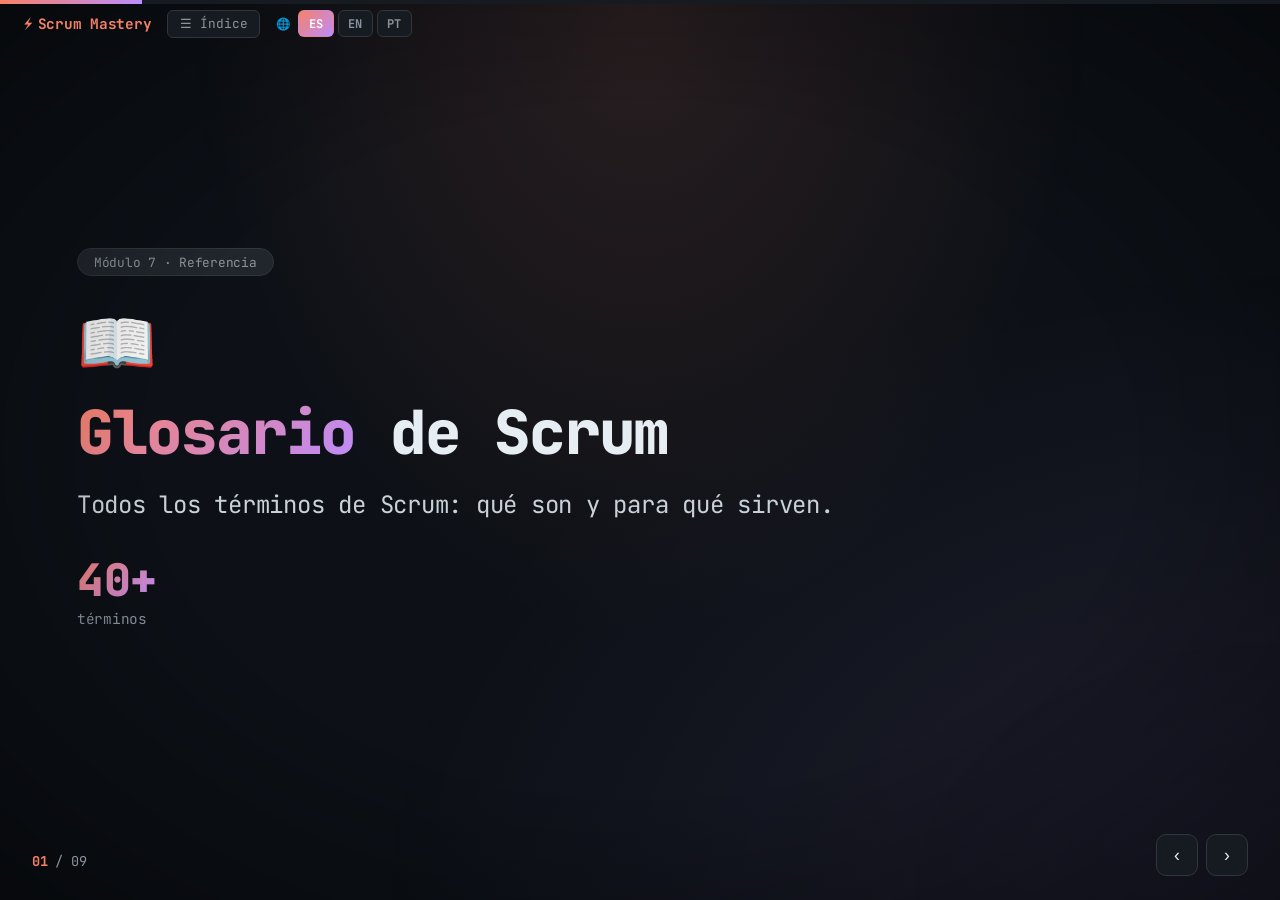
<file: 07-glosario.html>
<!DOCTYPE html>
<html lang="es">
<head>
<meta charset="UTF-8">
<meta name="viewport" content="width=device-width, initial-scale=1.0">
<title>Glosario de Scrum — Scrum Mastery</title>
<link rel="stylesheet" href="assets/slides.css">
</head>
<body>
<div class="progress-wrap"><div class="progress"></div></div>
<div class="topnav">
  <a href="index.html" class="brand"><span>⚡</span>Scrum Mastery</a>
  <button class="toc-btn" data-nav="toc">☰ Índice</button>
</div>
<div class="counter"><span class="cur">01</span> / 00</div>
<div class="controls">
  <button class="ctrl-btn" data-nav="prev">‹</button>
  <button class="ctrl-btn" data-nav="next">›</button>
</div>
<div class="toc-overlay">
  <button class="toc-close" data-nav="close-toc">✕</button>
  <h2 data-en="Index — Glossary" data-pt="Índice — Glossário">Índice — Glosario</h2>
  <div class="toc-list"></div>
</div>
<div class="deck">

<!-- 1 -->
<section class="slide title-slide" data-title="Glosario de Scrum" data-en-title="Scrum Glossary" data-pt-title="Glossário de Scrum">
  <span class="badge" data-en="Module 7 · Reference" data-pt="Módulo 7 · Referência">Módulo 7 · Referencia</span>
  <div class="emoji-big">📖</div>
  <h1 data-en="Scrum <span class='hl'>glossary</span>" data-pt="<span class='hl'>Glossário</span> de Scrum"><span class="hl">Glosario</span> de Scrum</h1>
  <p class="lead" data-en="Every Scrum term: what it is and what it's for." data-pt="Todos os termos do Scrum: o que são e para que servem.">Todos los términos de Scrum: qué son y para qué sirven.</p>
  <div class="stats">
    <div class="stat"><div class="num">40+</div><div class="lbl" data-en="terms" data-pt="termos">términos</div></div>
  </div>
</section>

<!-- 2 -->
<section class="slide" data-title="Conceptos base" data-en-title="Core concepts" data-pt-title="Conceitos base">
  <div class="slide-num">02</div>
  <div class="kicker">core</div>
  <h2 data-en="Core <span class='hl'>concepts</span>" data-pt="Conceitos <span class='hl'>base</span>">Conceptos <span class="hl">base</span></h2>
  <table class="tbl">
    <tr><th data-en="Term" data-pt="Termo">Término</th><th data-en="What it is" data-pt="O que é">Qué es</th><th data-en="What it's for" data-pt="Para que serve">Para qué sirve</th></tr>
    <tr><td data-en="Agile" data-pt="Agile">Agile</td><td data-en="A mindset" data-pt="Uma mentalidade">Una forma de pensar</td><td data-en="Build in small steps with feedback" data-pt="Construir em passos com feedback">Construir en pasos pequeños con feedback</td></tr>
    <tr><td>Scrum</td><td data-en="A lightweight framework" data-pt="Um framework leve">Un framework ligero</td><td data-en="Solve complex problems in short cycles" data-pt="Resolver problemas complexos em ciclos curtos">Resolver problemas complejos en ciclos cortos</td></tr>
    <tr><td data-en="Scrum Team" data-pt="Scrum Team">Scrum Team</td><td data-en="PO + SM + Developers" data-pt="PO + SM + Developers">PO + SM + Developers</td><td data-en="One team accountable for the outcome" data-pt="Um time responsável pelo resultado">Un equipo responsable del resultado</td></tr>
    <tr><td data-en="Empiricism" data-pt="Empirismo">Empirismo</td><td data-en="Knowledge from experience" data-pt="Conhecimento da experiência">Conocimiento de la experiencia</td><td data-en="Decisions based on reality, not guesses" data-pt="Decisões na realidade, não palpites">Decisiones sobre la realidad, no suposiciones</td></tr>
    <tr><td data-en="Timebox" data-pt="Timebox">Timebox</td><td data-en="A fixed max time" data-pt="Um tempo máx fixo">Un tiempo máximo fijo</td><td data-en="Force focus and a decision" data-pt="Forçar foco e uma decisão">Forzar foco y una decisión</td></tr>
  </table>
</section>

<!-- 3 -->
<section class="slide" data-title="Roles" data-en-title="Roles" data-pt-title="Roles">
  <div class="slide-num">03</div>
  <div class="kicker">roles</div>
  <h2 data-en="The three <span class='hl'>roles</span>" data-pt="Os três <span class='hl'>roles</span>">Los tres <span class="hl">roles</span></h2>
  <table class="tbl">
    <tr><th data-en="Term" data-pt="Termo">Término</th><th data-en="What it is" data-pt="O que é">Qué es</th><th data-en="Accountable for" data-pt="Responsável por">Responde por</th></tr>
    <tr><td data-en="Product Owner" data-pt="Product Owner">Product Owner</td><td data-en="One person" data-pt="Uma pessoa">Una persona</td><td data-en="Value + Product Backlog" data-pt="Valor + Product Backlog">Valor + Product Backlog</td></tr>
    <tr><td data-en="Scrum Master" data-pt="Scrum Master">Scrum Master</td><td data-en="A servant leader" data-pt="Um líder servidor">Un líder servidor</td><td data-en="Scrum being effective" data-pt="Scrum ser eficaz">Que Scrum sea eficaz</td></tr>
    <tr><td data-en="Developers" data-pt="Developers">Developers</td><td data-en="Anyone building the Increment" data-pt="Quem constrói o Increment">Quien construye el Increment</td><td data-en="A usable Increment each Sprint" data-pt="Um Increment usável por Sprint">Un Increment utilizable cada Sprint</td></tr>
    <tr><td data-en="Self-managing" data-pt="Auto-organizado">Autoorganizado</td><td data-en="Decides how to work" data-pt="Decide como trabalhar">Decide cómo trabajar</td><td data-en="The team owns its process" data-pt="O time dona seu processo">El equipo es dueño de su proceso</td></tr>
    <tr><td data-en="Cross-functional" data-pt="Multifuncional">Multifuncional</td><td data-en="Has all needed skills" data-pt="Tem todas as skills">Tiene todas las habilidades</td><td data-en="No waiting on outsiders" data-pt="Não esperar de fora">No esperar a otros</td></tr>
  </table>
</section>

<!-- 4 -->
<section class="slide" data-title="Eventos" data-en-title="Events" data-pt-title="Eventos">
  <div class="slide-num">04</div>
  <div class="kicker">events</div>
  <h2 data-en="The five <span class='hl'>events</span>" data-pt="Os cinco <span class='hl'>eventos</span>">Los cinco <span class="hl">eventos</span></h2>
  <table class="tbl">
    <tr><th data-en="Term" data-pt="Termo">Término</th><th data-en="What it is" data-pt="O que é">Qué es</th><th data-en="Used for" data-pt="Serve para">Para qué se usa</th></tr>
    <tr><td data-en="Sprint" data-pt="Sprint">Sprint</td><td data-en="The container (1-4 weeks)" data-pt="O contêiner (1-4 semanas)">El contenedor (1-4 semanas)</td><td data-en="All other events happen in it" data-pt="Os outros eventos acontecem nele">Los demás eventos ocurren dentro</td></tr>
    <tr><td data-en="Sprint Goal" data-pt="Sprint Goal">Sprint Goal</td><td data-en="The single goal of the Sprint" data-pt="A meta única do Sprint">La meta única del Sprint</td><td data-en="Focus and flexibility on scope" data-pt="Foco e flexibilidade no escopo">Foco y flexibilidad en el alcance</td></tr>
    <tr><td data-en="Sprint Planning" data-pt="Sprint Planning">Sprint Planning</td><td data-en="Plan the Sprint" data-pt="Planejar o Sprint">Planificar el Sprint</td><td data-en="Why-What-How" data-pt="Porquê-Oquê-Como">Por qué-Qué-Cómo</td></tr>
    <tr><td data-en="Daily Scrum" data-pt="Daily Scrum">Daily Scrum</td><td data-en="15-min daily sync" data-pt="Sincronia diária de 15 min">Sincronía diaria de 15 min</td><td data-en="Plan the next 24 hours" data-pt="Planejar as próximas 24h">Planificar las próximas 24h</td></tr>
    <tr><td data-en="Sprint Review" data-pt="Sprint Review">Sprint Review</td><td data-en="Show the Increment" data-pt="Mostrar o Increment">Mostrar el Increment</td><td data-en="Inspect the product with stakeholders" data-pt="Inspecionar o produto com stakeholders">Inspeccionar el producto con stakeholders</td></tr>
    <tr><td data-en="Sprint Retrospective" data-pt="Sprint Retrospective">Sprint Retrospective</td><td data-en="Inspect the team &amp; process" data-pt="Inspecionar o time & processo">Inspeccionar el equipo y proceso</td><td data-en="Decide improvements" data-pt="Decidir melhorias">Decidir mejoras</td></tr>
  </table>
</section>

<!-- 5 -->
<section class="slide" data-title="Artefactos" data-en-title="Artifacts" data-pt-title="Artefatos">
  <div class="slide-num">05</div>
  <div class="kicker">artifacts</div>
  <h2 data-en="Artifacts & <span class='hl'>commitments</span>" data-pt="Artefatos & <span class='hl'>compromissos</span>">Artefactos y <span class="hl">compromisos</span></h2>
  <table class="tbl">
    <tr><th data-en="Term" data-pt="Termo">Término</th><th data-en="What it is" data-pt="O que é">Qué es</th><th data-en="Commitment" data-pt="Compromisso">Compromiso</th></tr>
    <tr><td data-en="Product Backlog" data-pt="Product Backlog">Product Backlog</td><td data-en="All ideas, ordered" data-pt="Todas as ideias, ordenadas">Todas las ideas, ordenadas</td><td data-en="Product Goal" data-pt="Product Goal">Product Goal</td></tr>
    <tr><td data-en="Product Goal" data-pt="Product Goal">Product Goal</td><td data-en="The long-term target" data-pt="A meta de longo prazo">La meta de largo plazo</td><td>—</td></tr>
    <tr><td data-en="Sprint Backlog" data-pt="Sprint Backlog">Sprint Backlog</td><td data-en="This Sprint's plan" data-pt="O plano deste Sprint">El plan de este Sprint</td><td data-en="Sprint Goal" data-pt="Sprint Goal">Sprint Goal</td></tr>
    <tr><td data-en="Increment" data-pt="Increment">Increment</td><td data-en="Usable value, Done" data-pt="Valor usável, Done">Valor utilizable, Done</td><td data-en="Definition of Done" data-pt="Definition of Done">Definition of Done</td></tr>
    <tr><td data-en="Definition of Done" data-pt="Definition of Done">Definition of Done</td><td data-en="What 'Done' means" data-pt="O que 'Done' quer dizer">Qué quiere decir 'Done'</td><td>—</td></tr>
    <tr><td data-en="Definition of Ready" data-pt="Definition of Ready">Definition of Ready</td><td data-en="Checklist to pull an item" data-pt="Checklist pra puxar um item">Checklist para tomar un item</td><td>—</td></tr>
    <tr><td data-en="Backlog refinement" data-pt="Refinamento">Refinamiento</td><td data-en="Ongoing item breakdown" data-pt="Quebra contínua de itens">Desglose continuo de items</td><td data-en="Items ready for a future Sprint" data-pt="Itens prontos num Sprint futuro">Items listos para un Sprint futuro</td></tr>
  </table>
</section>

<!-- 6 -->
<section class="slide" data-title="Pilares y valores" data-en-title="Pillars and values" data-pt-title="Pilares e valores">
  <div class="slide-num">06</div>
  <div class="kicker">foundation</div>
  <h2 data-en="Pillars & <span class='hl'>values</span>" data-pt="Pilares & <span class='hl'>valores</span>">Pilares y <span class="hl">valores</span></h2>
  <table class="tbl">
    <tr><th data-en="Term" data-pt="Termo">Término</th><th data-en="What it is" data-pt="O que é">Qué es</th><th data-en="Used for" data-pt="Serve para">Para qué se usa</th></tr>
    <tr><td data-en="Transparency" data-pt="Transparência">Transparencia</td><td data-en="Work is visible" data-pt="O trabalho é visível">El trabajo es visible</td><td data-en="No hidden information" data-pt="Sem info escondida">Nada oculto</td></tr>
    <tr><td data-en="Inspection" data-pt="Inspeção">Inspección</td><td data-en="Check often" data-pt="Inspecionar sempre">Revisar seguido</td><td data-en="Spot problems early" data-pt="Achar problemas cedo">Detectar problemas temprano</td></tr>
    <tr><td data-en="Adaptation" data-pt="Adaptação">Adaptación</td><td data-en="Change when off" data-pt="Mudar quando errado">Cambiar cuando va mal</td><td data-en="Fix the process fast" data-pt="Corrigir o processo rápido">Corregir el proceso rápido</td></tr>
    <tr><td data-en="Commitment" data-pt="Compromisso">Compromiso</td><td data-en="A value" data-pt="Um valor">Un valor</td><td data-en="Commit to team &amp; goal" data-pt="Comprometer com time & meta">Comprometerse con equipo y meta</td></tr>
    <tr><td data-en="Focus" data-pt="Foco">Foco</td><td data-en="A value" data-pt="Um valor">Un valor</td><td data-en="Do fewer things better" data-pt="Fazer menos coisas melhor">Hacer menos cosas mejor</td></tr>
    <tr><td data-en="Openness" data-pt="Abertura">Apertura</td><td data-en="A value" data-pt="Um valor">Un valor</td><td data-en="Be honest about work" data-pt="Ser honesto sobre o trabalho">Ser honesto sobre el trabajo</td></tr>
    <tr><td data-en="Respect" data-pt="Respeito">Respeto</td><td data-en="A value" data-pt="Um valor">Un valor</td><td data-en="Treat people as capable" data-pt="Tratar como capazes">Tratar a las personas como capaces</td></tr>
    <tr><td data-en="Courage" data-pt="Coragem">Coraje</td><td data-en="A value" data-pt="Um valor">Un valor</td><td data-en="Do the right thing" data-pt="Fazer o certo">Hacer lo correcto</td></tr>
  </table>
</section>

<!-- 7 -->
<section class="slide" data-title="Métricas y estimación" data-en-title="Metrics and estimation" data-pt-title="Métricas e estimativa">
  <div class="slide-num">07</div>
  <div class="kicker">metrics</div>
  <h2 data-en="Metrics & <span class='hl'>estimation</span>" data-pt="Métricas & <span class='hl'>estimativa</span>">Métricas y <span class="hl">estimación</span></h2>
  <table class="tbl">
    <tr><th data-en="Term" data-pt="Termo">Término</th><th data-en="What it is" data-pt="O que é">Qué es</th><th data-en="Used for" data-pt="Serve para">Para qué se usa</th></tr>
    <tr><td data-en="Velocity" data-pt="Velocity">Velocity</td><td data-en="Points Done per Sprint" data-pt="Pontos Done por Sprint">Puntos Done por Sprint</td><td data-en="Forecast, not a score" data-pt="Prever, não pontuar">Prever, no puntuar</td></tr>
    <tr><td data-en="Story Points" data-pt="Story Points">Story Points</td><td data-en="Relative size estimate" data-pt="Estimativa de tamanho relativo">Estima de tamaño relativo</td><td data-en="Estimate effort, not hours" data-pt="Estimar esforço, não horas">Estimar esfuerzo, no horas</td></tr>
    <tr><td data-en="Planning Poker" data-pt="Planning Poker">Planning Poker</td><td data-en="Team estimation game" data-pt="Jogo de estimativa do time">Juego de estimación del equipo</td><td data-en="Surface disagreements" data-pt="Revelar discordâncias">Revelar desacuerdos</td></tr>
    <tr><td data-en="Burndown" data-pt="Burndown">Burndown</td><td data-en="Remaining work chart" data-pt="Gráfico de trabalho restante">Gráfico de trabajo restante</td><td data-en="See if you'll finish" data-pt="Ver se vai acabar">Ver si vas a terminar</td></tr>
    <tr><td data-en="Burnup" data-pt="Burnup">Burnup</td><td data-en="Done + total scope" data-pt="Feito + escopo total">Hecho + alcance total</td><td data-en="See scope changes" data-pt="Ver mudanças de escopo">Ver cambios de alcance</td></tr>
    <tr><td data-en="Cycle time" data-pt="Cycle time">Cycle time</td><td data-en="Start → Done per item" data-pt="Início → Done por item">Inicio → Done por item</td><td data-en="Spot flow issues" data-pt="Achar problemas de fluxo">Hallar problemas de flujo</td></tr>
    <tr><td data-en="Lead time" data-pt="Lead time">Lead time</td><td data-en="Request → delivery" data-pt="Pedido → entrega">Pedido → entrega</td><td data-en="See customer wait" data-pt="Ver espera do cliente">Ver la espera del cliente</td></tr>
    <tr><td data-en="Throughput" data-pt="Throughput">Throughput</td><td data-en="Items Done per time" data-pt="Itens Done por tempo">Items Done por tiempo</td><td data-en="See delivery rate" data-pt="Ver ritmo de entrega">Ver el ritmo de entrega</td></tr>
  </table>
</section>

<!-- 8 -->
<section class="slide" data-title="Términos del Scrum Master" data-en-title="Scrum Master terms" data-pt-title="Termos do Scrum Master">
  <div class="slide-num">08</div>
  <div class="kicker">scrum master</div>
  <h2 data-en="Scrum Master <span class='hl'>terms</span>" data-pt="Termos do <span class='hl'>Scrum Master</span>">Términos del <span class="hl">Scrum Master</span></h2>
  <table class="tbl">
    <tr><th data-en="Term" data-pt="Termo">Término</th><th data-en="What it is" data-pt="O que é">Qué es</th><th data-en="Used for" data-pt="Serve para">Para qué se usa</th></tr>
    <tr><td data-en="Servant leadership" data-pt="Liderança servidora">Liderazgo servidor</td><td data-en="Serve first, lead second" data-pt="Sirva primeiro, lidere depois">Sirve primero, lidera después</td><td data-en="Help the team excel" data-pt="Ajudar o time a brilhar">Ayudar al equipo a brillar</td></tr>
    <tr><td data-en="Impediment" data-pt="Impedimento">Impedimento</td><td data-en="A blocker the team can't fix" data-pt="Bloqueio que o time não resolve">Un bloqueo que el equipo no resuelve</td><td data-en="Make it visible &amp; clear it" data-pt="Tornar visível e resolver">Hacerlo visible y resolverlo</td></tr>
    <tr><td data-en="Facilitation" data-pt="Facilitação">Facilitación</td><td data-en="Making events effective" data-pt="Tornar eventos eficazes">Hacer eventos eficaces</td><td data-en="Reach a useful outcome" data-pt="Chegar a um resultado útil">Llegar a un resultado útil</td></tr>
    <tr><td data-en="Coaching" data-pt="Coaching">Coaching</td><td data-en="Grow the team's ability" data-pt="Crescer a capacidade do time">Hacer crecer la capacidad del equipo</td><td data-en="Solve own problems" data-pt="Resolver próprios problemas">Resolver sus propios problemas</td></tr>
    <tr><td data-en="Stakeholders" data-pt="Stakeholders">Stakeholders</td><td data-en="People interested in the product" data-pt="Pessoas interessadas no produto">Personas interesadas en el producto</td><td data-en="Feedback in the Review" data-pt="Feedback na Review">Feedback en la Review</td></tr>
  </table>
</section>

<!-- 9 -->
<section class="slide title-slide" data-title="Fin" data-en-title="The end" data-pt-title="Fim">
  <div class="emoji-big">⚡</div>
  <h2 data-en="Scrum <span class='hl'>mastered</span> — done" data-pt="Scrum <span class='hl'>dominado</span> — feito">Scrum <span class="hl">dominado</span> — listo</h2>
  <p class="lead" data-en="You covered fundamentals, roles, events, artifacts, the Scrum Master, flow & metrics and the glossary." data-pt="Você cobriu fundamentos, roles, eventos, artefatos, o Scrum Master, fluxo & métricas e o glossário.">Cubriste fundamentos, roles, eventos, artefactos, el Scrum Master, flujo y métricas y el glosario.</p>
  <div class="cards" style="max-width:600px">
    <a href="index.html" class="card" style="text-decoration:none;color:inherit"><div class="card-icon">🏠</div><h4 data-en="Back to start" data-pt="Voltar ao início">Volver al inicio</h4><p data-en="Full index" data-pt="Índice completo">Índice completo</p></a>
    <a href="01-fundamentos.html" class="card g" style="text-decoration:none;color:inherit"><div class="card-icon">🌱</div><h4 data-en="Start over" data-pt="Recomeçar">Empezar de nuevo</h4><p data-en="Module 1: Fundamentals" data-pt="Módulo 1: Fundamentos">Módulo 1: Fundamentos</p></a>
  </div>
</section>

</div>
<script src="assets/bg.js"></script>
<script src="assets/slides.js"></script>
</body>
</html>
</file>
<file: assets/slides.css>
/* ===== Git Mastery — Presentation Engine ===== */
@import url('https://fonts.googleapis.com/css2?family=Inter:wght@400;500;600;700;800&family=JetBrains+Mono:wght@400;500;700&display=swap');

:root {
  --bg: #0d1117;
  --bg2: #161b22;
  --bg3: #21262d;
  --border: #30363d;
  --text: #e6edf3;
  --muted: #8b949e;
  --accent: #f78166;
  --green: #3fb950;
  --blue: #58a6ff;
  --purple: #bc8cff;
  --yellow: #e3b341;
  --orange: #db6d28;
  --red: #f85149;
  --shadow: 0 12px 40px rgba(0,0,0,.45);
  --mono: 'JetBrains Mono', 'Fira Code', Consolas, monospace;
  --sans: 'Inter', system-ui, sans-serif;
}

* { box-sizing: border-box; margin: 0; padding: 0; }
html, body { height: 100%; overflow: hidden; background: var(--bg); color: var(--text); font-family: var(--sans); }

/* ===== Deck container ===== */
.deck { width: 100vw; height: 100vh; position: relative; }
.slide {
  position: absolute; inset: 0;
  display: none;
  flex-direction: column;
  justify-content: center;
  align-items: flex-start;
  padding: clamp(2rem, 6vw, 6rem);
  opacity: 0;
  transition: opacity .45s ease, transform .45s ease;
  transform: translateX(40px);
  overflow-y: auto;
}
.slide.active { display: flex; opacity: 1; transform: translateX(0); animation: fadeIn .5s ease; }
.slide.prev { transform: translateX(-40px); }
@keyframes fadeIn { from { opacity: 0; transform: translateX(40px); } to { opacity: 1; transform: translateX(0); } }

/* ===== Typography ===== */
.slide-num { position: absolute; top: 1.5rem; right: 2rem; color: var(--muted); font-family: var(--mono); font-size: .8rem; }
.kicker { color: var(--accent); font-family: var(--mono); font-size: .85rem; letter-spacing: .05em; text-transform: uppercase; margin-bottom: .8rem; }
.slide h1 { font-size: clamp(2rem, 5.5vw, 3.8rem); font-weight: 800; line-height: 1.08; margin-bottom: 1.2rem; max-width: 1100px; font-family: var(--mono); letter-spacing: -.02em; }
.slide h1 .hl { background: linear-gradient(135deg, var(--accent), var(--purple)); -webkit-background-clip: text; -webkit-text-fill-color: transparent; background-clip: text; }
.slide h2 { font-size: clamp(1.6rem, 3.5vw, 2.6rem); font-weight: 700; margin-bottom: 1rem; font-family: var(--mono); letter-spacing: -.01em; }
.slide h3 { font-family: var(--mono); letter-spacing: -.01em; }
.slide h2 .hl { color: var(--blue); }
.slide h3 { font-size: 1.3rem; font-weight: 600; margin-bottom: .6rem; color: var(--text); }
.slide p, .slide li { font-size: clamp(1rem, 1.6vw, 1.25rem); line-height: 1.65; color: #c9d1d9; max-width: 900px; }
.slide ul, .slide ol { margin: .5rem 0 0 1.5rem; }
.slide li { margin-bottom: .5rem; }
.slide strong { color: var(--text); font-weight: 600; }
.slide .muted { color: var(--muted); }
.slide .lead { font-size: clamp(1.15rem, 2vw, 1.5rem); color: #c9d1d9; max-width: 800px; }

/* ===== Code blocks ===== */
.code-block { background: #010409; border: 1px solid var(--border); border-radius: 10px; overflow: hidden; margin: 1rem 0; max-width: 100%; box-shadow: var(--shadow); }
.code-block .code-header { background: var(--bg2); padding: .5rem 1rem; display: flex; align-items: center; gap: .5rem; border-bottom: 1px solid var(--border); font-family: var(--mono); font-size: .78rem; color: var(--muted); }
.code-block .code-header .dots { display: flex; gap: .35rem; margin-right: .5rem; }
.code-block .code-header .dots span { width: 11px; height: 11px; border-radius: 50%; }
.code-block .code-header .dots span:nth-child(1) { background: #ff5f57; }
.code-block .code-header .dots span:nth-child(2) { background: #febc2e; }
.code-block .code-header .dots span:nth-child(3) { background: #28c840; }
.code-block pre { padding: 1rem 1.2rem; font-family: var(--mono); font-size: .88rem; line-height: 1.6; overflow-x: auto; color: #c9d1d9; }
.code-block pre .c { color: #6e7681; font-style: italic; }     /* comment */
.code-block pre .k { color: #ff7b72; }                         /* keyword */
.code-block pre .s { color: #a5d6ff; }                         /* string */
.code-block pre .n { color: #79c0ff; }                         /* number/flag */
.code-block pre .o { color: #d2a8ff; }                         /* operator */
.code-block pre .t { color: #7ee787; }                         /* command */
.code-block pre .v { color: #ffa657; }                         /* variable */
.code-block pre .p { color: #c9d1d9; }                         /* punctuation/text */
.code-block pre .b { color: #56d4dd; }                         /* branch/ref */

/* inline code */
.slide code { font-family: var(--mono); background: var(--bg3); color: var(--accent); padding: .12rem .4rem; border-radius: 5px; font-size: .88em; }

/* ===== Cards / grids ===== */
.cards { display: grid; grid-template-columns: repeat(auto-fit, minmax(240px, 1fr)); gap: 1rem; width: 100%; max-width: 1100px; margin-top: 1rem; }
.card { background: var(--bg2); border: 1px solid var(--border); border-radius: 10px; padding: 1.2rem; transition: transform .2s, border-color .2s; }
.card:hover { transform: translateY(-3px); border-color: var(--accent); }
.card .card-icon { font-size: 1.8rem; margin-bottom: .5rem; }
.card h4 { font-size: 1.05rem; margin-bottom: .4rem; }
.card p { font-size: .92rem !important; color: var(--muted); line-height: 1.5; }
.card.g { border-left: 3px solid var(--green); }
.card.b { border-left: 3px solid var(--blue); }
.card.p { border-left: 3px solid var(--purple); }
.card.o { border-left: 3px solid var(--orange); }
.card.y { border-left: 3px solid var(--yellow); }

/* ===== Two column layout ===== */
.cols { display: grid; grid-template-columns: 1fr 1fr; gap: 2rem; width: 100%; max-width: 1100px; align-items: start; }
.cols.split-30-70 { grid-template-columns: 30% 1fr; }
@media (max-width: 800px) { .cols, .cols.split-30-70 { grid-template-columns: 1fr; } }

/* ===== Tables ===== */
.tbl { width: 100%; max-width: 1000px; border-collapse: collapse; margin-top: 1rem; font-size: .95rem; }
.tbl th, .tbl td { text-align: left; padding: .65rem .9rem; border-bottom: 1px solid var(--border); }
.tbl th { color: var(--accent); font-weight: 600; font-size: .88rem; }
.tbl td { color: #c9d1d9; }
.tbl td code { font-size: .85em; }
.tbl tr:hover td { background: rgba(255,255,255,.02); }

/* ===== Diagrams ===== */
.diagram { display: flex; align-items: center; justify-content: center; gap: 1rem; flex-wrap: wrap; margin: 1.5rem 0; }
.node { background: var(--bg2); border: 2px solid var(--border); border-radius: 10px; padding: .8rem 1.2rem; text-align: center; font-size: .9rem; font-weight: 600; min-width: 120px; transition: all .3s; }
.node.g { border-color: var(--green); }
.node.b { border-color: var(--blue); }
.node.p { border-color: var(--purple); }
.node.o { border-color: var(--orange); }
.node.a { border-color: var(--accent); }
.arrow { color: var(--muted); font-size: 1.5rem; font-weight: 300; }

/* ===== Git graph viz ===== */
.graph { font-family: var(--mono); font-size: .85rem; line-height: 1.7; background: #010409; border: 1px solid var(--border); border-radius: 10px; padding: 1rem 1.2rem; white-space: pre; overflow-x: auto; max-width: 100%; }
.graph .gc { color: #3fb950; }    /* commit */
.graph .gb { color: #58a6ff; }    /* branch */
.graph .gh { color: #f78166; }    /* head */
.graph .gm { color: #bc8cff; }    /* merge */
.graph .gl { color: #8b949e; }    /* line */

/* ===== Tips / warnings ===== */
.tip { background: rgba(63,185,80,.1); border-left: 3px solid var(--green); border-radius: 0 8px 8px 0; padding: .8rem 1.2rem; margin: 1rem 0; max-width: 900px; }
.tip .tip-label { color: var(--green); font-weight: 600; font-size: .8rem; text-transform: uppercase; letter-spacing: .05em; }
.tip p { font-size: .95rem !important; margin-top: .3rem; }
.warn { background: rgba(248,81,73,.1); border-left: 3px solid var(--red); border-radius: 0 8px 8px 0; padding: .8rem 1.2rem; margin: 1rem 0; max-width: 900px; }
.warn .warn-label { color: var(--red); font-weight: 600; font-size: .8rem; text-transform: uppercase; letter-spacing: .05em; }
.warn p { font-size: .95rem !important; margin-top: .3rem; }
.note { background: rgba(88,166,255,.1); border-left: 3px solid var(--blue); border-radius: 0 8px 8px 0; padding: .8rem 1.2rem; margin: 1rem 0; max-width: 900px; }
.note .note-label { color: var(--blue); font-weight: 600; font-size: .8rem; text-transform: uppercase; letter-spacing: .05em; }
.note p { font-size: .95rem !important; margin-top: .3rem; }

/* ===== Title slide ===== */
.slide.title-slide { background: radial-gradient(ellipse at top, rgba(247,129,102,.12), transparent 50%), radial-gradient(ellipse at bottom right, rgba(188,140,255,.1), transparent 50%); }
.slide.title-slide .badge { background: var(--bg3); border: 1px solid var(--border); border-radius: 20px; padding: .3rem 1rem; font-size: .8rem; color: var(--muted); margin-bottom: 1.5rem; display: inline-block; }
.slide.title-slide .emoji-big { font-size: 4rem; margin-bottom: 1rem; }

/* ===== Controls ===== */
.controls { position: fixed; bottom: 1.5rem; right: 2rem; display: flex; gap: .5rem; z-index: 50; align-items: center; }
.ctrl-btn { background: var(--bg2); border: 1px solid var(--border); color: var(--text); width: 42px; height: 42px; border-radius: 10px; cursor: pointer; font-size: 1.1rem; display: flex; align-items: center; justify-content: center; transition: all .2s; }
.ctrl-btn:hover { background: var(--bg3); border-color: var(--accent); color: var(--accent); }
.progress-wrap { position: fixed; top: 0; left: 0; right: 0; height: 4px; background: var(--bg2); z-index: 60; }
.progress { height: 100%; background: linear-gradient(90deg, var(--accent), var(--purple)); width: 0%; transition: width .3s ease; }
.counter { position: fixed; bottom: 1.85rem; left: 2rem; color: var(--muted); font-family: var(--mono); font-size: .85rem; z-index: 50; }
.counter .cur { color: var(--accent); font-weight: 700; }

/* ===== Top nav ===== */
.topnav { position: fixed; top: .6rem; left: 1.5rem; display: flex; align-items: center; gap: 1rem; z-index: 55; }
.topnav .brand { font-size: .9rem; font-weight: 700; color: var(--accent); text-decoration: none; }
.topnav .brand span { margin-right: .3rem; }
.topnav .toc-btn { background: var(--bg2); border: 1px solid var(--border); color: var(--muted); padding: .3rem .7rem; border-radius: 6px; cursor: pointer; font-size: .8rem; font-family: var(--sans); }

/* ===== TOC overlay ===== */
.toc-overlay { position: fixed; inset: 0; background: rgba(0,0,0,.85); backdrop-filter: blur(6px); z-index: 100; display: none; padding: 3rem 2rem; overflow-y: auto; }
.toc-overlay.show { display: block; animation: fadeIn .3s; }
.toc-overlay h2 { color: var(--accent); margin-bottom: 1.5rem; font-size: 1.5rem; }
.toc-list { display: grid; grid-template-columns: repeat(auto-fill, minmax(320px, 1fr)); gap: .8rem; max-width: 1100px; }
.toc-item { background: var(--bg2); border: 1px solid var(--border); border-radius: 8px; padding: 1rem 1.2rem; cursor: pointer; transition: all .2s; display: flex; align-items: center; gap: .8rem; }
.toc-item:hover { border-color: var(--accent); background: var(--bg3); transform: translateX(4px); }
.toc-item .toc-num { color: var(--accent); font-family: var(--mono); font-size: .85rem; min-width: 28px; }
.toc-item .toc-title { font-size: .95rem; }
.toc-close { position: fixed; top: 1.5rem; right: 2rem; background: var(--bg2); border: 1px solid var(--border); color: var(--text); border-radius: 50%; width: 40px; height: 40px; cursor: pointer; font-size: 1.2rem; }

/* ===== Big number stats ===== */
.stats { display: flex; gap: 2.5rem; flex-wrap: wrap; margin: 1.5rem 0; }
.stat .num { font-size: 2.8rem; font-weight: 800; background: linear-gradient(135deg, var(--accent), var(--purple)); -webkit-background-clip: text; -webkit-text-fill-color: transparent; background-clip: text; }
.stat .lbl { color: var(--muted); font-size: .9rem; }

/* ===== Checklist ===== */
.checklist { list-style: none; margin-left: 0 !important; }
.checklist li { padding-left: 1.8rem; position: relative; margin-bottom: .6rem; }
.checklist li::before { content: '☐'; position: absolute; left: 0; color: var(--muted); font-size: 1.1rem; }
.checklist li.done::before { content: '✓'; color: var(--green); font-weight: 700; }
.checklist li.done { color: var(--muted); }

/* terminal style prompt */
.prompt::before { content: '$ '; color: var(--green); }
.prompt, .prompt * { font-family: var(--mono); }

/* responsive */
@media (max-width: 600px) {
  .slide { padding: 1.5rem; }
  .controls { bottom: 1rem; right: 1rem; }
  .counter { left: 1rem; bottom: 1.4rem; }
}

/* ===== Language switcher ===== */
.lang-switch { display: flex; gap: .25rem; margin-left: auto; align-items: center; }
.lang-switch .lang-label { color: var(--muted); font-size: .72rem; margin-right: .3rem; font-family: var(--mono); }
.lang-switch button { background: var(--bg2); border: 1px solid var(--border); color: var(--muted); padding: .28rem .6rem; border-radius: 6px; cursor: pointer; font-size: .75rem; font-weight: 700; font-family: var(--mono); transition: all .18s; }
.lang-switch button:hover { border-color: var(--accent); color: var(--text); }
.lang-switch button.active { background: linear-gradient(135deg, var(--accent), var(--purple)); border-color: transparent; color: #fff; }

/* ===== OS tabs for install slides ===== */
.os-tabs { display: flex; gap: .5rem; margin: 1rem 0; flex-wrap: wrap; }
.os-tab { background: var(--bg2); border: 1px solid var(--border); color: var(--muted); padding: .5rem 1.1rem; border-radius: 8px; cursor: pointer; font-size: .9rem; font-weight: 600; transition: all .18s; display: flex; align-items: center; gap: .4rem; }
.os-tab:hover { border-color: var(--accent); color: var(--text); }
.os-tab.active { background: var(--bg3); border-color: var(--accent); color: var(--accent); }
.os-panel { display: none; }
.os-panel.active { display: block; animation: fadeIn .35s ease; }

/* ===== Mono everywhere (override) ===== */
html, body { font-family: var(--mono); letter-spacing: -.015em; }
.deck { z-index: 1; position: relative; }
.topnav .toc-btn { font-family: var(--mono); }
.slide p, .slide li, .card p { line-height: 1.7; }
.slide .lead { letter-spacing: -.01em; }

/* ===== Background rain canvas ===== */
#bg-rain { position: fixed; inset: 0; width: 100%; height: 100%; z-index: 0; pointer-events: none; opacity: .5; }

/* ===== Subtle vignette for depth ===== */
body::after { content: ''; position: fixed; inset: 0; z-index: 2; pointer-events: none; background: radial-gradient(ellipse at center, transparent 55%, rgba(0,0,0,.45) 100%); }

/* ===== Realistic repository graph (GitLab/GitHub style) ===== */
.repograph { display: grid; grid-template-columns: 230px 1fr; width: 100%; max-width: 1000px; border: 1px solid var(--border); border-radius: 12px; overflow: hidden; background: #010409; box-shadow: var(--shadow); }
.repograph .rg-head { grid-column: 1 / -1; display: flex; align-items: center; gap: .5rem; padding: .55rem 1rem; background: var(--bg2); border-bottom: 1px solid var(--border); font-size: .8rem; color: var(--muted); font-family: var(--mono); }
.repograph .rg-graph { border-right: 1px solid var(--border); display: flex; align-items: flex-start; }
.repograph .rg-graph svg { display: block; width: 100%; }
.repograph .rg-list { display: flex; flex-direction: column; }
.commit-row { display: flex; align-items: center; gap: .55rem; padding: 0 .8rem; border-bottom: 1px solid rgba(48,54,61,.5); height: 48px; min-width: 0; }
.commit-row:last-child { border-bottom: none; }
.commit-row img.avatar { width: 26px; height: 26px; border-radius: 50%; background: var(--bg3); flex-shrink: 0; }
.commit-row .msg { font-size: .82rem; color: #c9d1d9; flex: 1; min-width: 0; overflow: hidden; text-overflow: ellipsis; white-space: nowrap; }
.commit-row .br-badge { font-size: .66rem; padding: .08rem .4rem; border-radius: 5px; font-family: var(--mono); white-space: nowrap; }
.commit-row .meta { font-size: .68rem; color: var(--muted); font-family: var(--mono); white-space: nowrap; }
.commit-row .hash { color: var(--accent); }
.br-main { background: rgba(63,185,80,.16); color: var(--green); }
.br-feat { background: rgba(88,166,255,.16); color: var(--blue); }
.br-revert { background: rgba(248,81,73,.16); color: var(--red); }
.legend { display: flex; gap: 1rem; flex-wrap: wrap; margin-top: .8rem; font-size: .78rem; color: var(--muted); font-family: var(--mono); }
.legend span { display: inline-flex; align-items: center; gap: .3rem; }
.legend i { width: 12px; height: 12px; border-radius: 50%; display: inline-block; }
@media (max-width: 760px) { .repograph { grid-template-columns: 1fr; } .repograph .rg-graph { border-right: none; border-bottom: 1px solid var(--border); } .repograph .rg-graph svg { height: 260px; } }

/* ===== Elegant SVG before/after git diagrams ===== */
.gitflow { display: flex; align-items: stretch; gap: .8rem; flex-wrap: wrap; width: 100%; max-width: 1000px; margin: 1rem 0; }
.gf-panel { flex: 1; min-width: 250px; background: var(--bg2); border: 1px solid var(--border); border-radius: 12px; padding: .7rem .9rem .4rem; }
.gf-title { font-size: .72rem; color: var(--muted); font-family: var(--mono); margin-bottom .2rem; text-transform: uppercase; letter-spacing: .08em; }
.gf-panel svg { width: 100%; height: auto; display: block; }
.gf-cmd { display: flex; flex-direction: column; align-items: center; justify-content: center; gap: .3rem; color: var(--accent); font-size: 1.6rem; min-width: 90px; }
.gf-cmd code { color: var(--blue); font-size: .74rem; font-family: var(--mono); text-align: center; line-height: 1.3; }
.gf-node text { fill: #fff; font-family: var(--mono); font-size: 11px; font-weight: 700; text-anchor: middle; }
.gf-line { fill: none; stroke-width: 4; stroke-linecap: round; stroke-linejoin: round; }
.gf-pill { font-family: var(--mono); font-size: 9.5px; font-weight: 700; }
/* draw-in animation */
.gitflow .gf-line { stroke-dasharray: 400; stroke-dashoffset: 400; animation: draw 1s ease forwards; }
.gitflow .gf-node { opacity: 0; animation: pop .4s ease forwards; }
@keyframes draw { to { stroke-dashoffset: 0; } }
@keyframes pop { to { opacity: 1; } }
@media (prefers-reduced-motion: reduce) { .gitflow .gf-line { stroke-dashoffset: 0; } .gitflow .gf-node { opacity: 1; } }

/* ===== Fix: keep gitflow SVGs from scaling too large ===== */
.gitflow .gf-panel svg { max-height: 200px; }
.gitflow:has(.gf-panel[style*="flex:1 1 100%"]) { justify-content: center; }
.gitflow .gf-panel[style*="flex:1 1 100%"] { flex: 0 1 470px; max-width: 470px; }
/* keep any remaining ASCII .graph from overflowing / looking deformed */
.graph { font-size: .8rem; line-height: 1.55; overflow-x: auto; max-width: 100%; }

/* ===== Responsive — phone & tablet ===== */
@media (max-width: 900px) {
  .cards { grid-template-columns: 1fr; }
  .slide h1 { font-size: clamp(1.6rem, 7vw, 2.3rem); }
  .slide h2 { font-size: clamp(1.35rem, 5.5vw, 2rem); }
}
@media (max-width: 600px) {
  .slide { padding: 1.1rem 1rem 4.5rem; }
  .slide p, .slide li { font-size: .95rem; line-height: 1.6; }
  .slide .lead { font-size: 1rem; }
  .code-block pre { font-size: .76rem; padding: .7rem .8rem; }
  .code-block .code-header { font-size: .7rem; }
  .tbl { font-size: .8rem; display: block; overflow-x: auto; white-space: nowrap; -webkit-overflow-scrolling: touch; }
  .tbl thead, .tbl tbody, .tbl tr { display: table; width: 100%; table-layout: fixed; }
  .tbl th, .tbl td { padding: .4rem .5rem; white-space: normal; word-break: break-word; }
  .topnav { padding: .55rem .7rem; gap: .4rem; flex-wrap: wrap; }
  .topnav .brand { font-size: .82rem; }
  .topnav .brand img { height: 16px; }
  .toc-btn { font-size: .7rem; padding: .25rem .5rem; }
  .lang-switch { gap: .15rem; }
  .lang-switch button { padding: .2rem .4rem; font-size: .66rem; }
  .gitflow { gap: .4rem; }
  .gf-panel { min-width: 0; padding: .5rem .6rem; }
  .gf-cmd { font-size: 1.2rem; min-width: 56px; }
  .stats { gap: 1.2rem; }
  .stat .num { font-size: 2rem; }
  .diagram { gap: .5rem; }
  .node { min-width: 84px; padding: .5rem .7rem; font-size: .8rem; }
  .slide-num, .kicker { font-size: .72rem; }
  .counter { left: .8rem; bottom: 1.3rem; font-size: .72rem; }
  .controls { right: .8rem; bottom: 1rem; gap: .35rem; }
  .ctrl-btn { width: 36px; height: 36px; font-size: 1rem; }
}

/* ===== Scrum-specific diagrams ===== */
.chart { background: #010409; border: 1px solid var(--border); border-radius: 12px; padding: 1rem; max-width: 580px; box-shadow: var(--shadow); }
.chart svg { width: 100%; height: auto; display: block; }
.chart .chart-title { font-size: .78rem; color: var(--muted); font-family: var(--mono); margin-bottom: .6rem; }
.step-pill { background: var(--bg2); border: 1px solid var(--border); border-radius: 30px; padding: .45rem 1rem; font-size: .85rem; font-weight: 600; white-space: nowrap; transition: all .2s; }
.step-pill:hover { border-color: var(--accent); color: var(--accent); }
.step-pill.g { border-color: var(--green); color: var(--green); }
.step-pill.b { border-color: var(--blue); color: var(--blue); }
.step-pill.p { border-color: var(--purple); color: var(--purple); }
.step-pill.o { border-color: var(--orange); color: var(--orange); }
.role-card { text-align: center; }
.role-card .role-badge { width: 64px; height: 64px; border-radius: 50%; display: flex; align-items: center; justify-content: center; font-size: 1.8rem; margin: 0 auto .8rem; }
</file>
